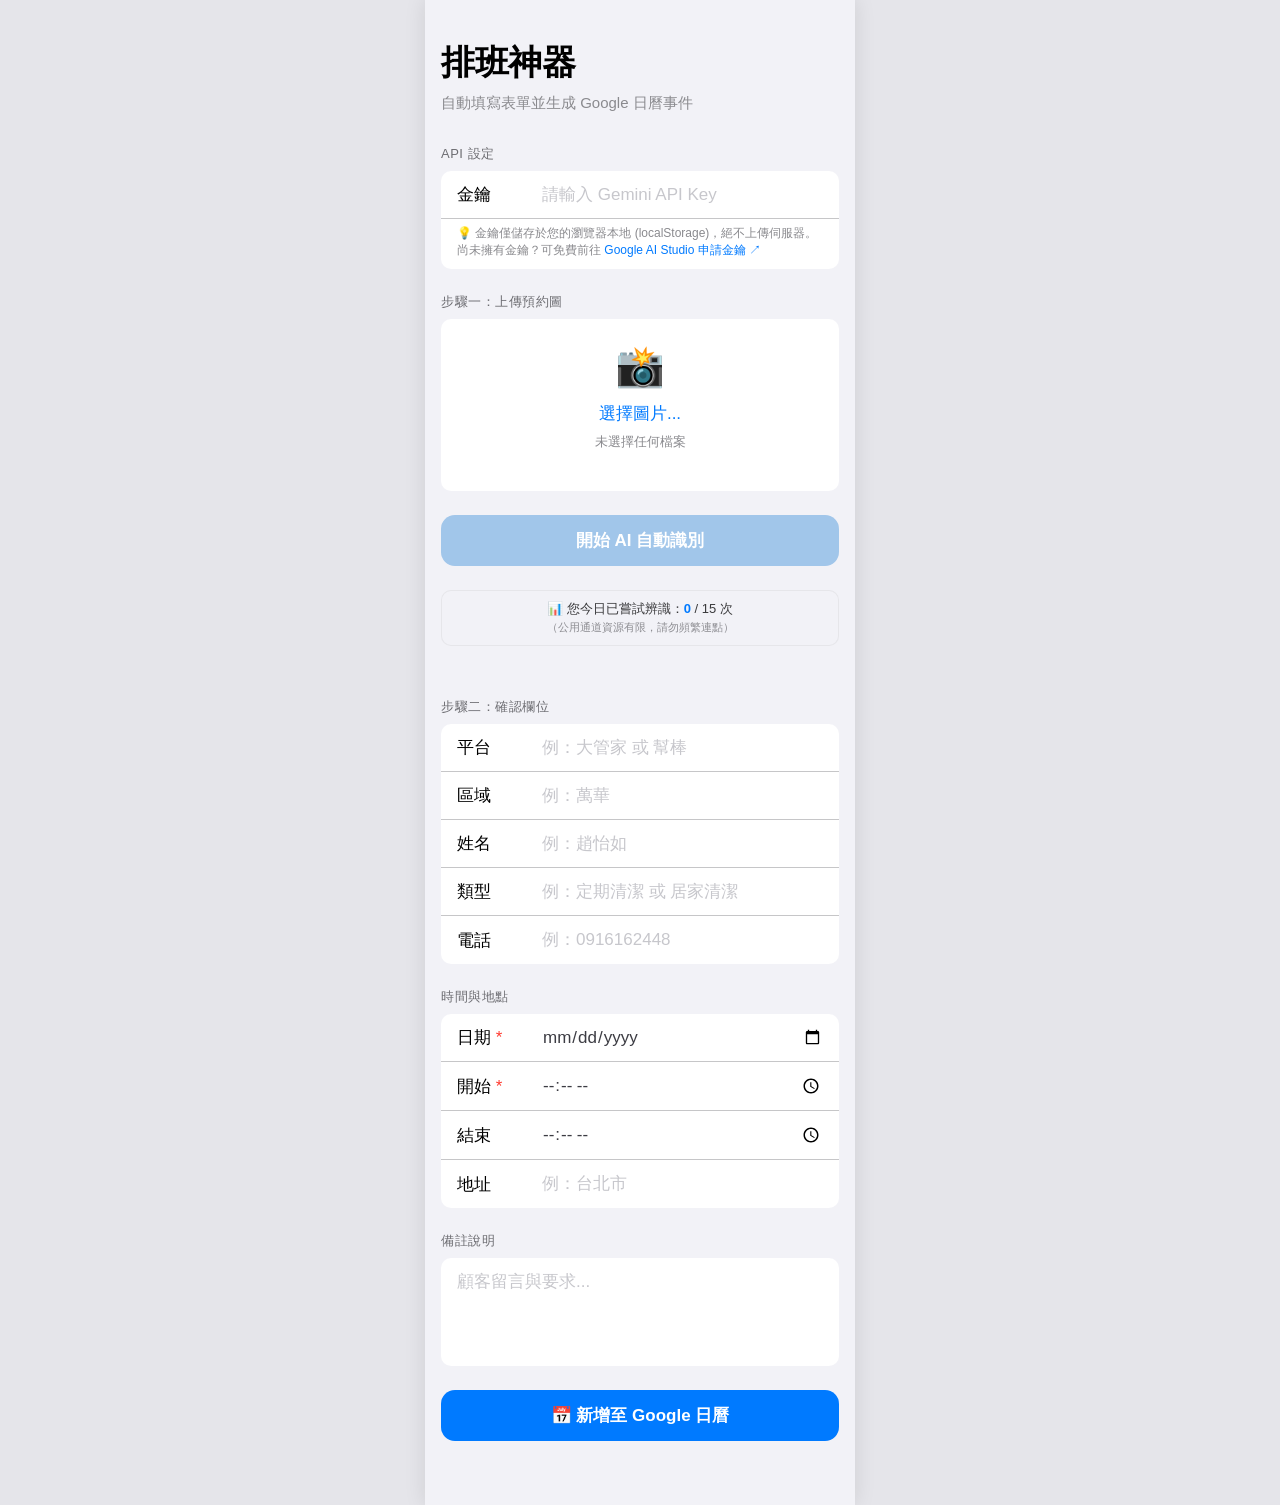
<file: index.html>
<!DOCTYPE html>
<html lang="zh-TW">
<head>
  <meta charset="UTF-8">
  <meta name="viewport" content="width=device-width, initial-scale=1.0, maximum-scale=1.0, user-scalable=no">
  <title>✨ AI 清潔排班神器</title>
  <style>
    :root {
      --system-blue: #007AFF;
      --system-bg: #F2F2F7;
      --card-bg: #FFFFFF;
      --text-primary: #000000;
      --text-secondary: #3C3C43;
      --border-color: #C6C6C8;
      --danger: #FF3B30;
      --success: #34C759;
    }

    * {
      box-sizing: border-box;
      margin: 0;
      padding: 0;
      -webkit-tap-highlight-color: transparent;
    }

    body {
      font-family: -apple-system, BlinkMacSystemFont, "SF Pro Text", "Helvetica Neue", sans-serif;
      background-color: var(--system-bg);
      color: var(--text-primary);
      -webkit-font-smoothing: antialiased;
    }

    .app-container {
      width: 100%;
      max-width: 100vw;
      margin: 0 auto;
      padding-bottom: 40px;
      overflow-x: hidden;
    }

    /* 在桌機或平板上顯示時，限制成手機大小置中 */
    @media (min-width: 480px) {
      .app-container {
        max-width: 430px; /* iPhone Pro Max 的寬度 */
        min-height: 100vh;
        background: var(--system-bg);
        box-shadow: 0 0 20px rgba(0,0,0,0.1);
      }
      body {
        background-color: #E5E5EA;
        display: flex;
        justify-content: center;
      }
    }

    .ios-header {
      padding: 40px 16px 8px 16px;
    }

    .ios-header h1 {
      font-size: 34px;
      font-weight: 700;
      letter-spacing: -0.4px;
      margin-bottom: 8px;
    }

    .ios-header p {
      font-size: 15px;
      color: #8A8A8E;
    }

    .section-title {
      font-size: 13px;
      text-transform: uppercase;
      color: #6D6D72;
      margin: 24px 16px 8px 16px;
      font-weight: 400;
      letter-spacing: 0.5px;
    }

    .ios-group {
      background: var(--card-bg);
      border-radius: 10px;
      margin: 0 16px;
      overflow: hidden;
    }

    .ios-row {
      display: flex;
      align-items: center;
      padding: 12px 16px;
      border-bottom: 0.5px solid var(--border-color);
      min-height: 48px;
      position: relative;
    }

    .ios-row:last-child {
      border-bottom: none;
    }

    .ios-row.column-layout {
      flex-direction: column;
      align-items: flex-start;
      padding: 12px 16px 16px 16px;
    }

    .ios-row.column-layout .ios-label {
      margin-bottom: 8px;
      width: 100%;
    }

    .ios-row.column-layout .ios-input {
      width: 100%;
      padding: 0;
      min-height: 80px;
      resize: none;
    }

    .ios-label {
      width: 85px;
      font-size: 17px;
      color: var(--text-primary);
      flex-shrink: 0;
    }

    .ios-input {
      flex-grow: 1;
      border: none;
      font-size: 17px;
      color: var(--text-secondary);
      background: transparent;
      outline: none;
      min-width: 0;
      font-family: inherit;
    }

    .ios-input::placeholder {
      color: #C7C7CC;
    }

    input[type="date"], input[type="time"] {
      -webkit-appearance: none;
      appearance: none;
      background: transparent;
    }

    .ios-button {
      display: block;
      width: calc(100% - 32px);
      margin: 24px 16px;
      padding: 14px;
      border-radius: 14px;
      font-size: 17px;
      font-weight: 600;
      text-align: center;
      border: none;
      cursor: pointer;
      transition: opacity 0.2s, transform 0.1s;
    }

    .ios-button:active {
      opacity: 0.7;
      transform: scale(0.98);
    }

    .ios-button-primary {
      background-color: var(--system-blue);
      color: white;
    }

    .ios-button-primary:disabled {
      background-color: #A1C6EA;
      cursor: not-allowed;
    }

    .ios-button-secondary {
      background-color: #E5E5EA;
      color: var(--system-blue);
    }

    .upload-area {
      padding: 24px 16px;
      text-align: center;
      transition: background-color 0.3s;
    }

    .upload-icon {
      font-size: 40px;
      margin-bottom: 12px;
      display: block;
    }

    .custom-file-upload {
      display: inline-block;
      color: var(--system-blue);
      font-size: 17px;
      font-weight: 500;
      cursor: pointer;
    }

    input[type="file"] {
      display: none;
    }

    .image-preview {
      display: flex;
      flex-wrap: wrap;
      gap: 8px;
      padding: 0 16px 16px 16px;
    }

    .image-preview img {
      width: 72px;
      height: 72px;
      object-fit: cover;
      border-radius: 8px;
      border: 0.5px solid var(--border-color);
    }

    .status-message {
      text-align: center;
      font-size: 15px;
      margin: 8px 16px;
      min-height: 20px;
    }

    .status-message.success {
      color: var(--success);
    }

    .status-message.error {
      color: var(--danger);
    }

    .status-message.loading {
      color: var(--system-blue);
    }

    .required {
      color: var(--danger);
    }

    /* Button Spinner */
    @keyframes spin {
      0% { transform: rotate(0deg); }
      100% { transform: rotate(360deg); }
    }
    .btn-spinner {
      display: inline-block;
      width: 14px;
      height: 14px;
      border: 2px solid rgba(255, 255, 255, 0.35);
      border-radius: 50%;
      border-top-color: #ffffff;
      animation: spin 0.8s linear infinite;
      vertical-align: middle;
      margin-right: 6px;
    }

    /* Usage Counter Box */
    .usage-badge-box {
      margin: 10px 16px 4px;
      padding: 9px 12px;
      background: #F2F2F7;
      border: 1px solid rgba(0, 0, 0, 0.05);
      border-radius: 10px;
      text-align: center;
      font-size: 13px;
      color: #3A3A3C;
      line-height: 1.45;
    }
    .usage-badge-box strong {
      color: var(--system-blue);
      font-weight: 700;
    }
    .usage-subtext {
      display: block;
      margin-top: 2px;
      font-size: 11px;
      color: #8E8E93;
    }

    /* 429 Modal */
    .custom-modal-overlay {
      position: fixed;
      top: 0;
      left: 0;
      width: 100vw;
      height: 100vh;
      background: rgba(0, 0, 0, 0.45);
      backdrop-filter: blur(5px);
      -webkit-backdrop-filter: blur(5px);
      display: flex;
      align-items: center;
      justify-content: center;
      z-index: 9999;
      padding: 20px;
      box-sizing: border-box;
      animation: fadeIn 0.25s ease-out;
    }
    .custom-modal-box {
      background: #ffffff;
      width: 100%;
      max-width: 380px;
      border-radius: 20px;
      padding: 24px 20px;
      box-shadow: 0 20px 40px rgba(0, 0, 0, 0.25);
      text-align: center;
      box-sizing: border-box;
      animation: popIn 0.25s cubic-bezier(0.175, 0.885, 0.32, 1.275);
    }
    @keyframes fadeIn {
      from { opacity: 0; }
      to { opacity: 1; }
    }
    @keyframes popIn {
      from { transform: scale(0.9); opacity: 0; }
      to { transform: scale(1); opacity: 1; }
    }
    .modal-icon {
      font-size: 42px;
      margin-bottom: 8px;
    }
    .modal-title {
      margin: 0 0 10px;
      font-size: 18px;
      font-weight: 700;
      color: #1C1C1E;
    }
    .modal-content {
      margin: 0 0 20px;
      font-size: 14px;
      line-height: 1.6;
      color: #3A3A3C;
      text-align: left;
    }
    .modal-actions {
      display: flex;
      flex-direction: column;
      gap: 10px;
    }
    .modal-btn {
      width: 100%;
      padding: 12px;
      border-radius: 12px;
      font-size: 15px;
      font-weight: 600;
      border: none;
      cursor: pointer;
      transition: opacity 0.2s, transform 0.1s;
    }
    .modal-btn:active {
      transform: scale(0.98);
      opacity: 0.85;
    }
    .modal-btn-primary {
      background: var(--system-blue);
      color: #ffffff;
    }
    .modal-btn-secondary {
      background: #F2F2F7;
      color: #8E8E93;
    }
    .highlight-pulse {
      animation: highlightPulse 2s ease-out;
    }
    @keyframes highlightPulse {
      0% { box-shadow: 0 0 0 0 rgba(0, 122, 255, 0.8); }
      50% { box-shadow: 0 0 0 10px rgba(0, 122, 255, 0.3); }
      100% { box-shadow: 0 0 0 0 rgba(0, 122, 255, 0); }
    }
  </style>
</head>
<body>
  <div class="app-container">
    <div class="ios-header">
      <h1>排班神器</h1>
      <p>自動填寫表單並生成 Google 日曆事件</p>
    </div>

    <div class="section-title">API 設定</div>
    <div class="ios-group">
      <div class="ios-row">
        <label class="ios-label" for="apiKey">金鑰</label>
        <input type="password" id="apiKey" class="ios-input" placeholder="請輸入 Gemini API Key">
      </div>
      <div style="padding: 6px 16px 10px; font-size: 12px; color: #8A8A8E; line-height: 1.4;">
        💡 金鑰僅儲存於您的瀏覽器本地 (localStorage)，絕不上傳伺服器。<br>
        尚未擁有金鑰？可免費前往 <a href="https://aistudio.google.com/app/apikey" target="_blank" rel="noopener noreferrer" style="color: #007AFF; text-decoration: none; font-weight: 500;">Google AI Studio 申請金鑰 ↗</a>
      </div>
    </div>

    <div class="section-title">步驟一：上傳預約圖</div>
    <div class="ios-group" id="dropZone">
      <div class="upload-area">
        <span class="upload-icon">📸</span>
        <label for="fileInput" class="custom-file-upload">選擇圖片...</label>
        <input type="file" id="fileInput" multiple accept="image/*">
        <p id="fileCount" style="margin-top: 8px; font-size: 13px; color: #8A8A8E;">未選擇任何檔案</p>
      </div>
      <div id="imagePreview" class="image-preview"></div>
    </div>

    <button id="aiButton" class="ios-button ios-button-primary" disabled>
      開始 AI 自動識別
    </button>

    <div id="usageNoticeBox" class="usage-badge-box">
      📊 您今日已嘗試辨識：<strong id="usageCountDisplay">0</strong> / 15 次
      <span class="usage-subtext">（公用通道資源有限，請勿頻繁連點）</span>
    </div>

    <p id="statusMessage" class="status-message"></p>

    <div class="section-title">步驟二：確認欄位</div>
    <div class="ios-group">
      <div class="ios-row">
        <label class="ios-label" for="platform">平台</label>
        <input type="text" id="platform" class="ios-input" placeholder="例：大管家 或 幫棒">
      </div>
      <div class="ios-row">
        <label class="ios-label" for="region">區域</label>
        <input type="text" id="region" class="ios-input" placeholder="例：萬華">
      </div>
      <div class="ios-row">
        <label class="ios-label" for="customerName">姓名</label>
        <input type="text" id="customerName" class="ios-input" placeholder="例：趙怡如">
      </div>
      <div class="ios-row">
        <label class="ios-label" for="serviceType">類型</label>
        <input type="text" id="serviceType" class="ios-input" placeholder="例：定期清潔 或 居家清潔">
      </div>
      <div class="ios-row">
        <label class="ios-label" for="customerPhone">電話</label>
        <input type="tel" id="customerPhone" class="ios-input" placeholder="例：0916162448">
      </div>
    </div>

    <div class="section-title">時間與地點</div>
    <div class="ios-group">
      <div class="ios-row">
        <label class="ios-label" for="cleaningDate">日期 <span class="required">*</span></label>
        <input type="date" id="cleaningDate" class="ios-input">
      </div>
      <div class="ios-row">
        <label class="ios-label" for="startTime">開始 <span class="required">*</span></label>
        <input type="time" id="startTime" class="ios-input">
      </div>
      <div class="ios-row">
        <label class="ios-label" for="endTime">結束</label>
        <input type="time" id="endTime" class="ios-input">
      </div>
      <div class="ios-row">
        <label class="ios-label" for="cleaningAddress">地址</label>
        <input type="text" id="cleaningAddress" class="ios-input" placeholder="例：台北市">
      </div>
    </div>

    <div class="section-title">備註說明</div>
    <div class="ios-group">
      <div class="ios-row column-layout">
        <textarea id="notes" class="ios-input" placeholder="顧客留言與要求..."></textarea>
      </div>
    </div>

    <button id="calendarButton" class="ios-button ios-button-primary">
      📅 新增至 Google 日曆
    </button>
  </div>

  <script>
    let GoogleGenerativeAI;

    const apiKeyInput = document.getElementById('apiKey');
    const fileInput = document.getElementById('fileInput');
    const fileCount = document.getElementById('fileCount');
    const imagePreview = document.getElementById('imagePreview');
    const aiButton = document.getElementById('aiButton');
    const statusMessage = document.getElementById('statusMessage');
    const calendarButton = document.getElementById('calendarButton');

    // Load API key from local storage
    const savedApiKey = localStorage.getItem('geminiApiKey');
    if (savedApiKey) {
      apiKeyInput.value = savedApiKey;
    }

    const saveApiKey = () => {
      const val = apiKeyInput.value.trim();
      if (val) {
        localStorage.setItem('geminiApiKey', val);
      } else {
        localStorage.removeItem('geminiApiKey');
      }
    };
    apiKeyInput.addEventListener('input', saveApiKey);
    apiKeyInput.addEventListener('change', saveApiKey);

    // === 1. 按鈕冷卻鎖定管理 ===
    let isCooldownActive = false;
    const DEFAULT_AI_BTN_TEXT = '開始 AI 自動識別';

    function startCooldown(seconds = 10) {
      isCooldownActive = true;
      let remaining = seconds;
      aiButton.disabled = true;
      aiButton.textContent = `⏳ 請稍候 (${remaining}秒)...`;

      const timer = setInterval(() => {
        remaining--;
        if (remaining > 0) {
          aiButton.textContent = `⏳ 請稍候 (${remaining}秒)...`;
        } else {
          clearInterval(timer);
          isCooldownActive = false;
          aiButton.textContent = DEFAULT_AI_BTN_TEXT;
          aiButton.disabled = uploadedFiles.length === 0;
        }
      }, 1000);
    }

    // === 2. 個人當天使用次數統計 (跨日自動歸零) ===
    function getLocalDateString() {
      const d = new Date();
      const year = d.getFullYear();
      const month = String(d.getMonth() + 1).padStart(2, '0');
      const day = String(d.getDate()).padStart(2, '0');
      return `${year}-${month}-${day}`;
    }

    function getDailyUsage() {
      const today = getLocalDateString();
      const savedDate = localStorage.getItem('ai_cleaner_usage_date');
      if (savedDate !== today) {
        localStorage.setItem('ai_cleaner_usage_date', today);
        localStorage.setItem('ai_cleaner_usage_count', '0');
        return 0;
      }
      const count = parseInt(localStorage.getItem('ai_cleaner_usage_count') || '0', 10);
      return isNaN(count) ? 0 : count;
    }

    function updateUsageDisplay(count) {
      const el = document.getElementById('usageCountDisplay');
      if (el) {
        el.textContent = count;
      }
    }

    function incrementDailyUsage() {
      const today = getLocalDateString();
      const current = getDailyUsage();
      const next = current + 1;
      localStorage.setItem('ai_cleaner_usage_date', today);
      localStorage.setItem('ai_cleaner_usage_count', String(next));
      updateUsageDisplay(next);
      return next;
    }

    // === 3. 429 塞車引導 Modal ===
    function show429Modal() {
      const modal = document.getElementById('modal429');
      if (modal) {
        modal.style.display = 'flex';
      } else {
        alert(
          '【目前公用通道伺服器過載塞車中！】\n\n' +
          '請您耐心等待 1 分鐘後再試。\n\n' +
          '或者，強烈建議您點擊網頁上方的『API 設定』，輸入您個人專屬的免費金鑰，即可享受完全流暢、不塞車的辨識體驗！'
        );
      }
    }

    function init429Modal() {
      const modal = document.getElementById('modal429');
      const btnGoToApiKey = document.getElementById('btnGoToApiKey');
      const btnClose = document.getElementById('btnClose429Modal');

      if (btnClose) {
        btnClose.addEventListener('click', () => {
          if (modal) modal.style.display = 'none';
        });
      }

      if (btnGoToApiKey) {
        btnGoToApiKey.addEventListener('click', () => {
          if (modal) modal.style.display = 'none';
          const input = document.getElementById('apiKey');
          if (input) {
            input.scrollIntoView({ behavior: 'smooth', block: 'center' });
            setTimeout(() => {
              input.focus();
              const group = input.closest('.ios-group') || input;
              group.classList.remove('highlight-pulse');
              void group.offsetWidth;
              group.classList.add('highlight-pulse');
            }, 300);
          }
        });
      }

      if (modal) {
        modal.addEventListener('click', (e) => {
          if (e.target === modal) {
            modal.style.display = 'none';
          }
        });
      }
    }

    // 初始化當日次數與彈窗
    updateUsageDisplay(getDailyUsage());
    init429Modal();

    let uploadedFiles = [];

    const handleFiles = (files) => {
      uploadedFiles = Array.from(files).filter(file => {
        return file.type.startsWith('image/') || 
               file.name.match(/\.(jpg|jpeg|png|gif|webp|heic|heif)$/i) ||
               file.type === '';
      });
      if (uploadedFiles.length > 0) {
        fileCount.textContent = `已選擇 ${uploadedFiles.length} 個檔案`;
        if (!isCooldownActive) {
          aiButton.disabled = false;
        }
        renderPreviews(uploadedFiles);
        statusMessage.textContent = '準備就緒，您可以點擊按鈕開始！';
        statusMessage.className = 'status-message loading';
        
        // Auto-trigger AI if API key is present and not in cooldown
        if (!isCooldownActive && apiKeyInput.value.trim()) {
           statusMessage.textContent = '偵測到圖片與 API Key，自動開始 AI 識別...';
           aiButton.click();
        }
      } else {
        fileCount.textContent = '未選擇任何檔案';
        aiButton.disabled = true;
        imagePreview.innerHTML = '';
      }
    };

    fileInput.addEventListener('change', (e) => {
      handleFiles(e.target.files);
    });

    // Drag and Drop support
    const dropZone = document.getElementById('dropZone');
    
    dropZone.addEventListener('dragover', (e) => {
      e.preventDefault();
      dropZone.style.backgroundColor = '#E5E5EA';
    });

    dropZone.addEventListener('dragleave', (e) => {
      e.preventDefault();
      dropZone.style.backgroundColor = 'transparent';
    });

    dropZone.addEventListener('drop', (e) => {
      e.preventDefault();
      dropZone.style.backgroundColor = 'transparent';
      handleFiles(e.dataTransfer.files);
    });

    function renderPreviews(files) {
      imagePreview.innerHTML = '';
      files.forEach(file => {
        const reader = new FileReader();
        reader.onload = (e) => {
          const img = document.createElement('img');
          img.src = e.target.result;
          imagePreview.appendChild(img);
        };
        reader.readAsDataURL(file);
      });
    }

    async function fileToGenerativePart(file) {
      return new Promise((resolve) => {
        const reader = new FileReader();
        reader.onloadend = () => {
          const base64Data = reader.result.split(',')[1];
          
          let mimeType = file.type;
          if (!mimeType) {
            const ext = file.name.split('.').pop().toLowerCase();
            if (ext === 'heic') mimeType = 'image/heic';
            else if (ext === 'heif') mimeType = 'image/heif';
            else if (ext === 'png') mimeType = 'image/png';
            else if (ext === 'webp') mimeType = 'image/webp';
            else mimeType = 'image/jpeg';
          }

          resolve({
            inlineData: {
              data: base64Data,
              mimeType: mimeType
            }
          });
        };
        reader.readAsDataURL(file);
      });
    }

    function simplifyServiceType(serviceType) {
      if (!serviceType) return '居家清潔';
      let s = serviceType.trim();

      if (s.includes('幫棒居家-居家清掃') || s.includes('居家清掃')) {
        s = s.replace(/幫棒居家-居家清掃/g, '居家清潔').replace(/居家清掃/g, '居家清潔');
      }
      if (s.includes('幫棒居家-小套房清潔')) {
        s = s.replace(/幫棒居家-小套房清潔/g, '小套房清潔');
      }
      if (s.includes('辦公室清潔-辦公室清潔')) {
        s = s.replace(/辦公室清潔-辦公室清潔/g, '辦公室清潔');
      }

      s = s.replace(/幫棒/g, '').trim();

      if (s.includes('-')) {
        const parts = s.split('-').map(p => p.trim()).filter(Boolean);
        if (parts.length === 2 && parts[0] === parts[1]) {
          s = parts[0];
        } else if (parts.length >= 2 && parts[0] === '居家' && parts[1] === '居家清潔') {
          s = '居家清潔';
        }
      }

      s = s.replace(/^[-_\s]+/, '').trim();
      return s || '居家清潔';
    }

    aiButton.addEventListener('click', async () => {
      if (isCooldownActive) return;

      const apiKey = apiKeyInput.value.trim();
      if (!apiKey) {
        statusMessage.textContent = '⚠️ 請先輸入 Gemini API Key 才能開始識別！';
        statusMessage.className = 'status-message error';
        apiKeyInput.focus();
        const goToAiStudio = confirm(
          '【尚未設定 Gemini API Key】\n\n' +
          '本工具為純前端運作，為保障您的資料與金鑰安全，所有辨識皆需使用您個人的 API Key。\n' +
          '金鑰僅會儲存在您的瀏覽器本機 (localStorage)，絕不上傳伺服器。\n\n' +
          '請問是否立即前往 Google AI Studio 免費申請 API Key？\n（申請後複製貼入上方金鑰欄位即可使用）'
        );
        if (goToAiStudio) {
          window.open('https://aistudio.google.com/app/apikey', '_blank');
        }
        return;
      }

      // 確保金鑰已儲存至瀏覽器本地
      localStorage.setItem('geminiApiKey', apiKey);

      // 記錄當日辨識嘗試次數
      incrementDailyUsage();

      try {
        aiButton.disabled = true;
        aiButton.innerHTML = '<span class="btn-spinner"></span>AI 辨識中，請稍候...';
        statusMessage.textContent = '正在分析圖片，請稍候...';
        statusMessage.className = 'status-message loading';

        if (!GoogleGenerativeAI) {
          const importWithTimeout = (url, timeoutMs = 4000) => {
            return Promise.race([
              import(url),
              new Promise((_, reject) => setTimeout(() => reject(new Error("Timeout")), timeoutMs))
            ]);
          };

          try {
            const module = await importWithTimeout("https://esm.run/@google/generative-ai");
            GoogleGenerativeAI = module.GoogleGenerativeAI;
          } catch (importErr) {
            console.warn("esm.run failed, trying jsdelivr npm cdn...", importErr);
            try {
              const module = await importWithTimeout("https://cdn.jsdelivr.net/npm/@google/generative-ai/+esm");
              GoogleGenerativeAI = module.GoogleGenerativeAI;
            } catch (importErr2) {
              console.warn("jsdelivr npm failed, trying esm.sh...", importErr2);
              try {
                const module = await importWithTimeout("https://esm.sh/@google/generative-ai");
                GoogleGenerativeAI = module.GoogleGenerativeAI;
              } catch (importErr3) {
                console.error("All CDNs failed to load generative-ai", importErr3);
              }
            }
          }
        }
        
        if (!GoogleGenerativeAI) {
           throw new Error("無法加載 AI 模型模組，請檢查您的網路連線或稍後再試。");
        }

        const genAI = new GoogleGenerativeAI(apiKey);
        
        const targetModelName = "gemini-3.1-flash-lite";
        statusMessage.textContent = `正在使用 ${targetModelName} 分析圖片...`;
        const model = genAI.getGenerativeModel({ model: targetModelName }); 

        const imageParts = await Promise.all(uploadedFiles.map(fileToGenerativePart));

        const prompt = `
          這是一張或多張清潔預約的訂單或對話截圖。請幫我萃取以下資訊，並嚴格使用 JSON 格式輸出，不要有任何 Markdown 前綴。
          若找不到對應資訊則保留空白字串或預設格式。
          {
            "platform": "平台名稱 (嚴格判斷規則：1. 若圖片上方中間出現『工單明細』，請務必填入『大管家』；2. 若圖片中出現『幫棒』或『bounbang』字樣，請填入『幫棒』；3. 若皆無標示，請填入『平台』或其它識別到的平台名稱。請注意：填入的名稱不要包含中括號『【』或『】』)",
            "region": "區域 (例如：萬華、中山、信義)",
            "customerName": "客戶姓名 (例如：趙怡如、陳先生、王儷縉)",
            "serviceType": "清潔類型 (請從圖片文字中萃取並進行簡化與去重：若為『幫棒居家-居家清掃』請簡化為『居家清潔』；若為『幫棒居家-小套房清潔』請簡化為『小套房清潔』；若為『辦公室清潔-辦公室清潔』請簡化為『辦公室清潔』。若圖片中完全未標示任何清潔類型，請預設填入『居家清潔』。注意：務必將『幫棒』二字與重覆詞彙去除)",
            "cleaningDate": "清潔日期 (請轉換為 YYYY-MM-DD 格式，例如：2026-11-09)",
            "startTime": "開始時間 (請務必轉換為 24 小時制 HH:mm 格式。若原圖為下午、PM 或 1:00，請轉為 13:00，例如：08:00、13:00)",
            "endTime": "結束時間 (請務必轉換為 24 小時制 HH:mm 格式。若原圖為下午、PM 或 5:00，請轉為 17:00，例如：12:00、17:00。特別規則：若為『幫棒』平台且出現『小套房清潔』，若圖片中沒有寫到結束時間，請留空字串『』或填入開始時間+2小時)",
            "customerPhone": "客戶電話",
            "cleaningAddress": "清潔地址",
            "totalAmount": "每單總收入/金額 (特別說明：僅當圖片中出現『幫棒』或『bounbang』字樣時擷取金額，例如：1199元；若為大管家/工單明細請留空白『』)",
            "notes": "備註或要求（嚴格金額規定：只要圖片上方中間出現『工單明細』或為『大管家』，無論圖片中是否有顯示『原價』、『特價』或任何金額數字，絕對『不要擷取』金額，備註中『絕對不可出現任何金額與總收入』！只有『幫棒』(有幫棒/bounbang字樣)的圖片才要在備註最前面標明『總收入：XXXX元』。接著請將「完整地址」擷取並放在備註中，然後完整擷取並保留『客服留言』與『客人端留言』的所有細節。請注意：不要擷取「服務前一天，務必電聯或簡訊提醒客戶」及「若臨時無法服務，請盡速告知客服」這兩段文字）"
          }
        `;

        const result = await model.generateContent([prompt, ...imageParts]);
        const response = await result.response;
        let text = response.text();
        
        // Clean JSON text
        text = text.replace(/\`\`\`json/g, '').replace(/\`\`\`/g, '').trim();
        const data = JSON.parse(text);

        // Fill Form
        let pName = data.platform ? data.platform.replace(/[【】]/g, '').trim() : '平台';
        if (text.includes('工單明細') || pName.includes('大管家')) {
          pName = '大管家';
        } else if (text.includes('幫棒') || (data.serviceType && data.serviceType.includes('幫棒')) || pName.includes('幫棒') || text.toLowerCase().includes('bounbang')) {
          pName = '幫棒';
        }
        if (pName === '大管家平台') pName = '大管家';
        if (pName === '幫棒平台') pName = '幫棒';
        document.getElementById('platform').value = pName;

        if(data.region) document.getElementById('region').value = data.region;
        if(data.customerName) document.getElementById('customerName').value = data.customerName;
        document.getElementById('serviceType').value = simplifyServiceType(data.serviceType);

        if(data.cleaningDate) {
          const dMatch = data.cleaningDate.match(/(\d{4})[-/.\s年]?(\d{1,2})[-/.\s月]?(\d{1,2})/);
          if (dMatch) {
            document.getElementById('cleaningDate').value = `${dMatch[1]}-${dMatch[2].padStart(2, '0')}-${dMatch[3].padStart(2, '0')}`;
          } else {
            document.getElementById('cleaningDate').value = data.cleaningDate;
          }
        }
        let parsedStartTime = '';
        if(data.startTime) {
          const tMatch = data.startTime.match(/(\d{1,2}):(\d{2})/);
          if (tMatch) {
            parsedStartTime = `${tMatch[1].padStart(2, '0')}:${tMatch[2]}`;
          } else {
            parsedStartTime = data.startTime;
          }
          document.getElementById('startTime').value = parsedStartTime;
        }

        let parsedEndTime = '';
        if(data.endTime) {
          const tMatch = data.endTime.match(/(\d{1,2}):(\d{2})/);
          if (tMatch) {
            parsedEndTime = `${tMatch[1].padStart(2, '0')}:${tMatch[2]}`;
          } else {
            parsedEndTime = data.endTime;
          }
        }

        const simplifiedType = document.getElementById('serviceType').value || '';
        const isBounbang = (pName === '幫棒' || pName === '幫棒平台' || text.includes('幫棒') || text.toLowerCase().includes('bounbang'));
        const isSmallSuite = (simplifiedType.includes('小套房清潔') || text.includes('小套房清潔'));
        if (isBounbang && isSmallSuite && (!parsedEndTime || parsedEndTime === parsedStartTime) && parsedStartTime) {
          const tMatch = parsedStartTime.match(/(\d{1,2}):(\d{2})/);
          if (tMatch) {
            let totalMins = parseInt(tMatch[1], 10) * 60 + parseInt(tMatch[2], 10) + 120;
            totalMins = ((totalMins % 1440) + 1440) % 1440;
            parsedEndTime = `${String(Math.floor(totalMins / 60)).padStart(2, '0')}:${String(totalMins % 60).padStart(2, '0')}`;
          }
        }
        document.getElementById('endTime').value = parsedEndTime;
        if(data.customerPhone) document.getElementById('customerPhone').value = data.customerPhone;
        if(data.cleaningAddress) document.getElementById('cleaningAddress').value = data.cleaningAddress;

        // Handle Total Amount for 幫棒
        let amt = data.totalAmount || '';
        if (pName === '幫棒' || pName === '幫棒平台' || text.includes('幫棒') || text.toLowerCase().includes('bounbang')) {
          if (!amt && data.notes) {
            const match = data.notes.match(/總收入[:：]?\s*([\$\d,]+元?)/);
            if (match) amt = match[1];
          }
          if (amt && !amt.includes('元') && /^\d+$/.test(amt.trim())) {
            amt += '元';
          }
        }

        let notesVal = data.notes || '';
        if (pName === '大管家' || pName === '大管家平台' || text.includes('工單明細')) {
          notesVal = notesVal
            .replace(/總收入[:：]?\s*[\$\d,]+元?/g, '')
            .replace(/原價[:：]?\s*[\$\d,]+元?/g, '')
            .replace(/特價[:：]?\s*[\$\d,]+元?/g, '')
            .replace(/D\s*:\s*\d+小時.*?(元|$)/g, '')
            .replace(/[\$\d,]+元/g, '')
            .trim();
        } else if (pName === '幫棒' || pName === '幫棒平台' || text.includes('幫棒') || text.toLowerCase().includes('bounbang')) {
          if (amt) {
            notesVal = notesVal.replace(/總收入[:：]?\s*[\$\d,]+元?\n?/g, '').trim();
            notesVal = `總收入：${amt}\n${notesVal}`.trim();
          }
        }
        document.getElementById('notes').value = notesVal;

        statusMessage.textContent = '✅ AI 識別成功，已自動填表！';
        statusMessage.className = 'status-message success';

      } catch (error) {
        console.error('Error:', error);
        const errStr = (error?.message || '') + ' ' + (error?.toString() || '');
        const is429 = error?.status === 429 || 
                      errStr.includes('429') || 
                      errStr.includes('RESOURCE_EXHAUSTED') || 
                      errStr.includes('quota') || 
                      errStr.includes('Too Many Requests');

        if (is429) {
          statusMessage.textContent = '⚠️ 公用通道伺服器過載塞車中 (429)，請稍候再試或輸入個人金鑰';
          statusMessage.className = 'status-message error';
          show429Modal();
        } else {
          statusMessage.textContent = '❌ 識別失敗：' + error.message;
          statusMessage.className = 'status-message error';
        }
      } finally {
        startCooldown(10);
      }
    });

    function parseDateString(rawDate) {
      if (!rawDate) return '';
      const match = rawDate.match(/(\d{4})[-/.\s年]?(\d{1,2})[-/.\s月]?(\d{1,2})/);
      if (match) {
        const y = match[1];
        const m = match[2].padStart(2, '0');
        const d = match[3].padStart(2, '0');
        return `${y}${m}${d}`;
      }
      return rawDate.replace(/\D/g, '');
    }

    function parseTimeString(rawTime) {
      if (!rawTime) return '';
      const match = rawTime.match(/(\d{1,2}):(\d{2})(?::(\d{2}))?/);
      if (match) {
        const hh = match[1].padStart(2, '0');
        const mm = match[2];
        const ss = match[3] ? match[3].padStart(2, '0') : '00';
        return `${hh}${mm}${ss}`;
      }
      return '';
    }

    calendarButton.addEventListener('click', () => {
      let platform = (document.getElementById('platform').value || '平台').replace(/[【】]/g, '').trim();
      if (platform === '大管家平台') platform = '大管家';
      if (platform === '幫棒平台') platform = '幫棒';
      const region = document.getElementById('region').value || '';
      let serviceType = simplifyServiceType(document.getElementById('serviceType').value || '居家清潔');
      const customerName = document.getElementById('customerName').value || '';
      const customerPhone = document.getElementById('customerPhone').value || '';
      
      const title = `【${platform}】${region} | ${serviceType} | ${customerName} | ${customerPhone}`;
      
      const rawDate = document.getElementById('cleaningDate').value;
      const rawStart = document.getElementById('startTime').value;
      const rawEnd = document.getElementById('endTime').value;

      if (!rawDate || !rawStart || !rawEnd) {
        alert('請確保「日期」、「開始時間」與「結束時間」已填寫！');
        return;
      }

      const startDate = parseDateString(rawDate);
      const startTime = parseTimeString(rawStart);
      const endTime = parseTimeString(rawEnd);

      if (startDate.length !== 8 || startTime.length !== 6 || endTime.length !== 6) {
        alert('日期或時間格式有誤，請確認格式（例如：2026/11/09 的 13:00 至 17:00）');
        return;
      }

      let endDate = startDate;
      if (parseInt(startTime, 10) > parseInt(endTime, 10)) {
        const y = parseInt(startDate.substring(0, 4), 10);
        const m = parseInt(startDate.substring(4, 6), 10) - 1;
        const d = parseInt(startDate.substring(6, 8), 10);
        const nextDay = new Date(y, m, d + 1);
        const nextY = nextDay.getFullYear();
        const nextM = String(nextDay.getMonth() + 1).padStart(2, '0');
        const nextD = String(nextDay.getDate()).padStart(2, '0');
        endDate = `${nextY}${nextM}${nextD}`;
      }

      const dates = `${startDate}T${startTime}/${endDate}T${endTime}`;
      const location = document.getElementById('cleaningAddress').value || '';
      const notes = document.getElementById('notes').value || '';
      const details = customerPhone ? `電話：${customerPhone}\n備註：\n${notes}` : notes;

      const url = `https://calendar.google.com/calendar/render?action=TEMPLATE`
        + `&text=${encodeURIComponent(title)}`
        + `&dates=${dates}`
        + `&details=${encodeURIComponent(details)}`
        + `&location=${encodeURIComponent(location)}`
        + `&ctz=Asia/Taipei`;
      
      window.open(url, '_blank');
    });

  </script>

  <!-- 429 塞車錯誤引導 Modal -->
  <div id="modal429" class="custom-modal-overlay" style="display: none;">
    <div class="custom-modal-box">
      <div class="modal-icon">🚦</div>
      <h3 class="modal-title">伺服器通道過載塞車中</h3>
      <p class="modal-content">
        目前公用通道伺服器過載塞車中！請您耐心等待 1 分鐘後再試。<br><br>
        或者，<strong>強烈建議您點擊網頁上方的『API 設定』，輸入您個人專屬的免費金鑰</strong>，即可享受完全流暢、不塞車的辨識體驗！
      </p>
      <div class="modal-actions">
        <button type="button" class="modal-btn modal-btn-primary" id="btnGoToApiKey">🔑 前往設定個人金鑰</button>
        <button type="button" class="modal-btn modal-btn-secondary" id="btnClose429Modal">我知道了</button>
      </div>
    </div>
  </div>
</body>
</html>
</file>
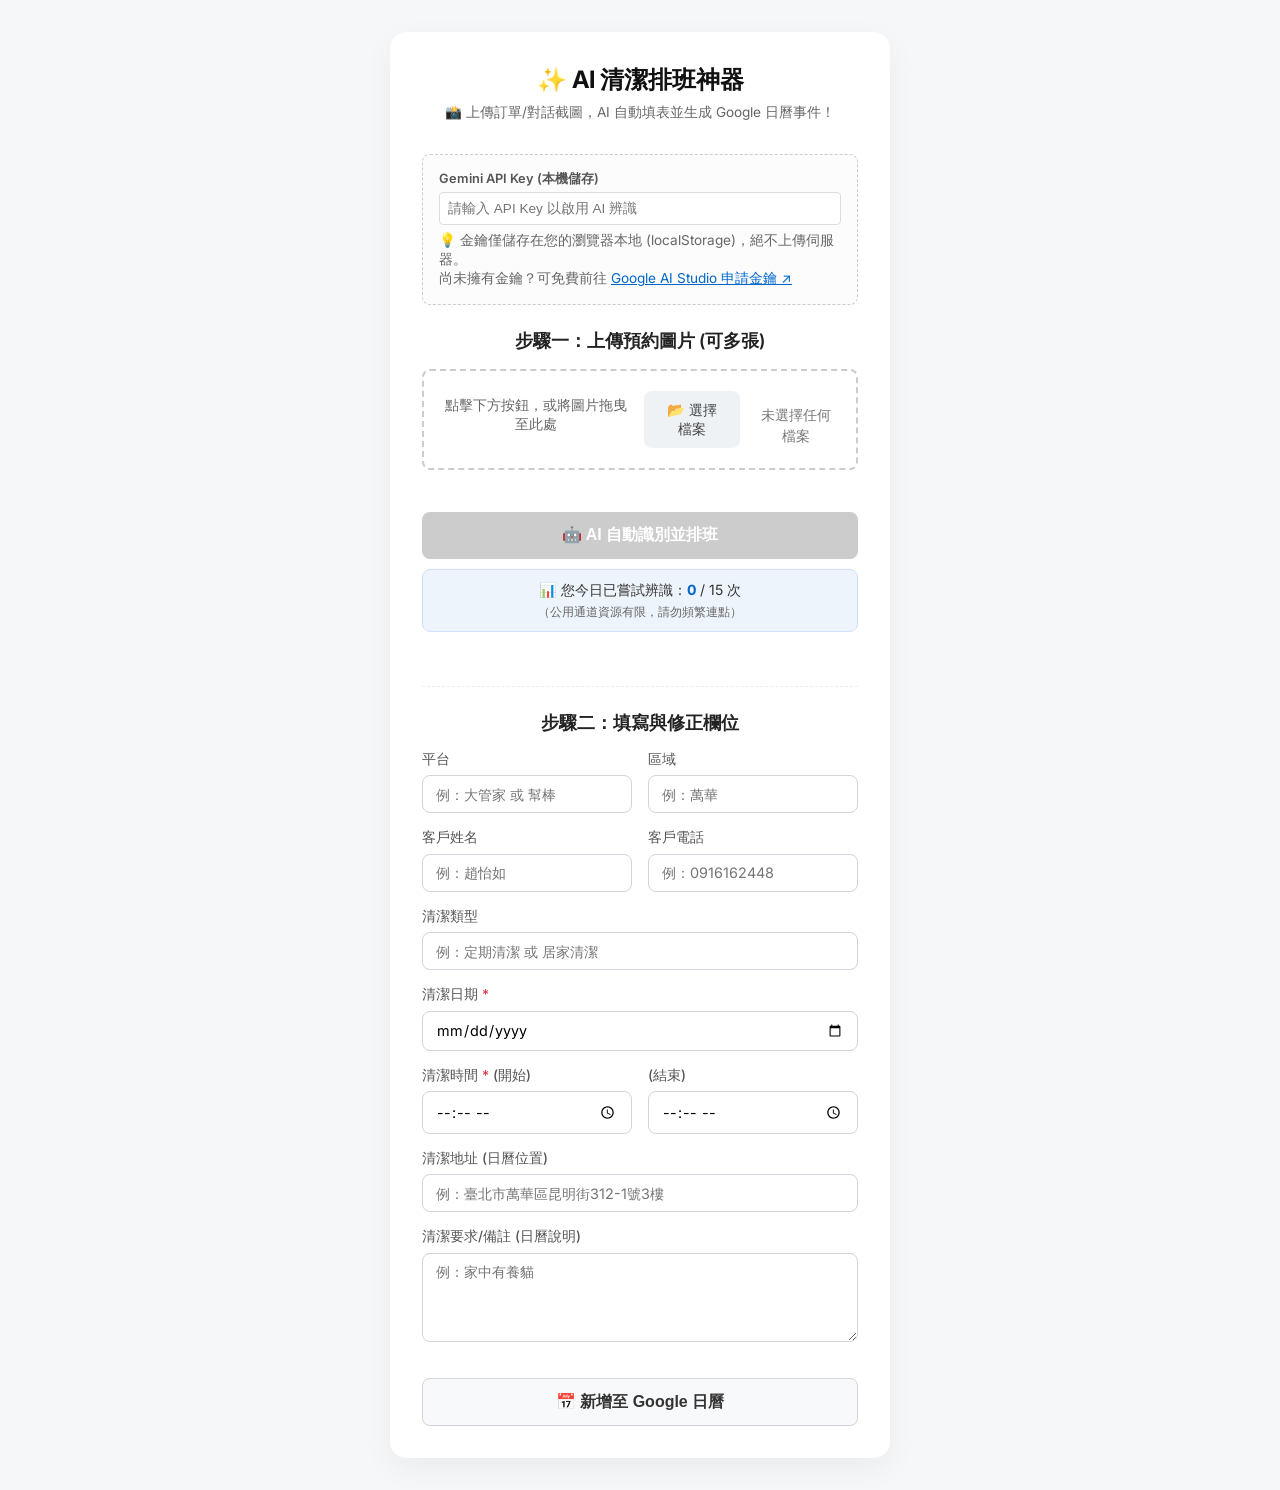
<file: ai-scheduler/index.html>
<!DOCTYPE html>
<html lang="zh-TW">
<head>
  <meta charset="UTF-8">
  <meta name="viewport" content="width=device-width, initial-scale=1.0">
  <title>✨ AI 清潔排班神器</title>
  <link rel="stylesheet" href="style.css">
  <link href="https://fonts.googleapis.com/css2?family=Inter:wght@400;500;600;700&display=swap" rel="stylesheet">
  <style>
    /* Button Spinner */
    @keyframes spin {
      0% { transform: rotate(0deg); }
      100% { transform: rotate(360deg); }
    }
    .btn-spinner {
      display: inline-block;
      width: 14px;
      height: 14px;
      border: 2px solid rgba(255, 255, 255, 0.35);
      border-radius: 50%;
      border-top-color: #ffffff;
      animation: spin 0.8s linear infinite;
      vertical-align: middle;
      margin-right: 6px;
    }

    /* Usage Counter Box */
    .usage-badge-box {
      margin: 10px 0 6px;
      padding: 10px 14px;
      background: #eef4fc;
      border: 1px solid #d0e1f9;
      border-radius: 8px;
      text-align: center;
      font-size: 0.88rem;
      color: #333;
      line-height: 1.45;
    }
    .usage-badge-box strong {
      color: #0066cc;
      font-weight: 700;
    }
    .usage-subtext {
      display: block;
      margin-top: 3px;
      font-size: 0.78rem;
      color: #666;
    }

    /* 429 Modal */
    .custom-modal-overlay {
      position: fixed;
      top: 0;
      left: 0;
      width: 100vw;
      height: 100vh;
      background: rgba(0, 0, 0, 0.5);
      backdrop-filter: blur(5px);
      -webkit-backdrop-filter: blur(5px);
      display: flex;
      align-items: center;
      justify-content: center;
      z-index: 9999;
      padding: 20px;
      box-sizing: border-box;
      animation: fadeIn 0.25s ease-out;
    }
    .custom-modal-box {
      background: #ffffff;
      width: 100%;
      max-width: 400px;
      border-radius: 16px;
      padding: 24px 22px;
      box-shadow: 0 20px 40px rgba(0, 0, 0, 0.2);
      text-align: center;
      box-sizing: border-box;
      animation: popIn 0.25s ease-out;
    }
    @keyframes fadeIn {
      from { opacity: 0; }
      to { opacity: 1; }
    }
    @keyframes popIn {
      from { transform: scale(0.92); opacity: 0; }
      to { transform: scale(1); opacity: 1; }
    }
    .modal-icon {
      font-size: 42px;
      margin-bottom: 8px;
    }
    .modal-title {
      margin: 0 0 10px;
      font-size: 1.2rem;
      font-weight: 700;
      color: #222;
    }
    .modal-content {
      margin: 0 0 20px;
      font-size: 0.92rem;
      line-height: 1.6;
      color: #444;
      text-align: left;
    }
    .modal-actions {
      display: flex;
      flex-direction: column;
      gap: 10px;
    }
    .modal-btn {
      width: 100%;
      padding: 12px;
      border-radius: 8px;
      font-size: 0.95rem;
      font-weight: 600;
      border: none;
      cursor: pointer;
      transition: background 0.2s, opacity 0.2s;
    }
    .modal-btn:active {
      opacity: 0.85;
    }
    .modal-btn-primary {
      background: #0066cc;
      color: #ffffff;
    }
    .modal-btn-secondary {
      background: #f0f0f0;
      color: #666;
    }
    .highlight-pulse {
      animation: highlightPulse 2s ease-out;
    }
    @keyframes highlightPulse {
      0% { box-shadow: 0 0 0 0 rgba(0, 102, 204, 0.8); }
      50% { box-shadow: 0 0 0 10px rgba(0, 102, 204, 0.3); }
      100% { box-shadow: 0 0 0 0 rgba(0, 102, 204, 0); }
    }
  </style>
</head>
<body>
  <div class="container">
    <header>
      <h1>✨ AI 清潔排班神器</h1>
      <p class="subtitle">📸 上傳訂單/對話截圖，AI 自動填表並生成 Google 日曆事件！</p>
    </header>

    <div class="api-key-section">
      <label for="apiKey">Gemini API Key (本機儲存)</label>
      <input type="password" id="apiKey" placeholder="請輸入 API Key 以啟用 AI 辨識" />
      <p style="margin-top: 6px; font-size: 0.85rem; color: #666; line-height: 1.4;">
        💡 金鑰僅儲存在您的瀏覽器本地 (localStorage)，絕不上傳伺服器。<br>
        尚未擁有金鑰？可免費前往 <a href="https://aistudio.google.com/app/apikey" target="_blank" rel="noopener noreferrer" style="color: #0066cc; text-decoration: underline;">Google AI Studio 申請金鑰 ↗</a>
      </p>
    </div>

    <section class="step-section">
      <h2>步驟一：上傳預約圖片 (可多張)</h2>
      <div class="upload-area" id="dropZone" style="border: 2px dashed #ccc; padding: 20px; border-radius: 8px; text-align: center; transition: all 0.3s; width: 100%; box-sizing: border-box;">
        <p style="margin-bottom: 10px; color: #666; font-size: 0.9rem;">點擊下方按鈕，或將圖片拖曳至此處</p>
        <input type="file" id="fileInput" multiple accept="image/*">
        <label for="fileInput" class="custom-file-upload">
          📂 選擇檔案
        </label>
        <div style="margin-top: 10px;">
          <span id="fileCount">未選擇任何檔案</span>
        </div>
      </div>
      <div id="imagePreview" class="image-preview" style="margin-top: 15px;"></div>
      
      <button id="aiButton" class="btn-primary" disabled style="margin-top: 10px;">
        🤖 AI 自動識別並排班
      </button>
      <div id="usageNoticeBox" class="usage-badge-box">
        📊 您今日已嘗試辨識：<strong id="usageCountDisplay">0</strong> / 15 次
        <span class="usage-subtext">（公用通道資源有限，請勿頻繁連點）</span>
      </div>
      <p id="statusMessage" class="status-message"></p>
    </section>

    <section class="step-section form-section">
      <h2>步驟二：填寫與修正欄位</h2>
      
      <div class="form-grid">
        <div class="form-group">
          <label for="platform">平台</label>
          <input type="text" id="platform" placeholder="例：大管家 或 幫棒">
        </div>
        <div class="form-group">
          <label for="region">區域</label>
          <input type="text" id="region" placeholder="例：萬華">
        </div>
      </div>

      <div class="form-grid">
        <div class="form-group">
          <label for="customerName">客戶姓名</label>
          <input type="text" id="customerName" placeholder="例：趙怡如">
        </div>
        <div class="form-group">
          <label for="customerPhone">客戶電話</label>
          <input type="tel" id="customerPhone" placeholder="例：0916162448">
        </div>
      </div>

      <div class="form-group">
        <label for="serviceType">清潔類型</label>
        <input type="text" id="serviceType" placeholder="例：定期清潔 或 居家清潔">
      </div>

      <div class="form-group">
        <label for="cleaningDate">清潔日期 <span class="required">*</span></label>
        <input type="date" id="cleaningDate">
      </div>

      <div class="form-grid">
        <div class="form-group">
          <label for="startTime">清潔時間 <span class="required">*</span> (開始)</label>
          <input type="time" id="startTime">
        </div>
        <div class="form-group">
          <label for="endTime">(結束)</label>
          <input type="time" id="endTime">
        </div>
      </div>

      <div class="form-group">
        <label for="cleaningAddress">清潔地址 (日曆位置)</label>
        <input type="text" id="cleaningAddress" placeholder="例：臺北市萬華區昆明街312-1號3樓">
      </div>

      <div class="form-group">
        <label for="notes">清潔要求/備註 (日曆說明)</label>
        <textarea id="notes" rows="4" placeholder="例：家中有養貓"></textarea>
      </div>

    </section>

    <button id="calendarButton" class="btn-secondary">
      📅 新增至 Google 日曆
    </button>
  </div>

  <script>
    let GoogleGenerativeAI;

    const apiKeyInput = document.getElementById('apiKey');
    const fileInput = document.getElementById('fileInput');
    const fileCount = document.getElementById('fileCount');
    const imagePreview = document.getElementById('imagePreview');
    const aiButton = document.getElementById('aiButton');
    const statusMessage = document.getElementById('statusMessage');
    const calendarButton = document.getElementById('calendarButton');

    // Load API key from local storage
    const savedApiKey = localStorage.getItem('geminiApiKey');
    if (savedApiKey) {
      apiKeyInput.value = savedApiKey;
    }

    const saveApiKey = () => {
      const val = apiKeyInput.value.trim();
      if (val) {
        localStorage.setItem('geminiApiKey', val);
      } else {
        localStorage.removeItem('geminiApiKey');
      }
    };
    apiKeyInput.addEventListener('input', saveApiKey);
    apiKeyInput.addEventListener('change', saveApiKey);

    // === 1. 按鈕冷卻鎖定管理 ===
    let isCooldownActive = false;
    const DEFAULT_AI_BTN_TEXT = '🤖 AI 自動識別並排班';

    function startCooldown(seconds = 10) {
      isCooldownActive = true;
      let remaining = seconds;
      aiButton.disabled = true;
      aiButton.textContent = `⏳ 請稍候 (${remaining}秒)...`;

      const timer = setInterval(() => {
        remaining--;
        if (remaining > 0) {
          aiButton.textContent = `⏳ 請稍候 (${remaining}秒)...`;
        } else {
          clearInterval(timer);
          isCooldownActive = false;
          aiButton.textContent = DEFAULT_AI_BTN_TEXT;
          aiButton.disabled = uploadedFiles.length === 0;
        }
      }, 1000);
    }

    // === 2. 個人當天使用次數統計 (跨日自動歸零) ===
    function getLocalDateString() {
      const d = new Date();
      const year = d.getFullYear();
      const month = String(d.getMonth() + 1).padStart(2, '0');
      const day = String(d.getDate()).padStart(2, '0');
      return `${year}-${month}-${day}`;
    }

    function getDailyUsage() {
      const today = getLocalDateString();
      const savedDate = localStorage.getItem('ai_cleaner_usage_date');
      if (savedDate !== today) {
        localStorage.setItem('ai_cleaner_usage_date', today);
        localStorage.setItem('ai_cleaner_usage_count', '0');
        return 0;
      }
      const count = parseInt(localStorage.getItem('ai_cleaner_usage_count') || '0', 10);
      return isNaN(count) ? 0 : count;
    }

    function updateUsageDisplay(count) {
      const el = document.getElementById('usageCountDisplay');
      if (el) {
        el.textContent = count;
      }
    }

    function incrementDailyUsage() {
      const today = getLocalDateString();
      const current = getDailyUsage();
      const next = current + 1;
      localStorage.setItem('ai_cleaner_usage_date', today);
      localStorage.setItem('ai_cleaner_usage_count', String(next));
      updateUsageDisplay(next);
      return next;
    }

    // === 3. 429 塞車引導 Modal ===
    function show429Modal() {
      const modal = document.getElementById('modal429');
      if (modal) {
        modal.style.display = 'flex';
      } else {
        alert(
          '【目前公用通道伺服器過載塞車中！】\n\n' +
          '請您耐心等待 1 分鐘後再試。\n\n' +
          '或者，強烈建議您點擊網頁上方的『API 設定』，輸入您個人專屬的免費金鑰，即可享受完全流暢、不塞車的辨識體驗！'
        );
      }
    }

    function init429Modal() {
      const modal = document.getElementById('modal429');
      const btnGoToApiKey = document.getElementById('btnGoToApiKey');
      const btnClose = document.getElementById('btnClose429Modal');

      if (btnClose) {
        btnClose.addEventListener('click', () => {
          if (modal) modal.style.display = 'none';
        });
      }

      if (btnGoToApiKey) {
        btnGoToApiKey.addEventListener('click', () => {
          if (modal) modal.style.display = 'none';
          const input = document.getElementById('apiKey');
          if (input) {
            input.scrollIntoView({ behavior: 'smooth', block: 'center' });
            setTimeout(() => {
              input.focus();
              const group = input.closest('.api-key-section') || input;
              group.classList.remove('highlight-pulse');
              void group.offsetWidth;
              group.classList.add('highlight-pulse');
            }, 300);
          }
        });
      }

      if (modal) {
        modal.addEventListener('click', (e) => {
          if (e.target === modal) {
            modal.style.display = 'none';
          }
        });
      }
    }

    // 初始化當日次數與彈窗
    updateUsageDisplay(getDailyUsage());
    init429Modal();

    let uploadedFiles = [];

    const handleFiles = (files) => {
      uploadedFiles = Array.from(files).filter(file => {
        return file.type.startsWith('image/') || 
               file.name.match(/\.(jpg|jpeg|png|gif|webp|heic|heif)$/i) ||
               file.type === '';
      });
      if (uploadedFiles.length > 0) {
        fileCount.textContent = `已選擇 ${uploadedFiles.length} 個檔案`;
        if (!isCooldownActive) {
          aiButton.disabled = false;
        }
        renderPreviews(uploadedFiles);
        statusMessage.textContent = '準備就緒，您可以點擊下方按鈕開始 AI 識別！';
        statusMessage.className = 'status-message loading';
        
        // Auto-trigger AI if API key is present and not in cooldown
        if (!isCooldownActive && apiKeyInput.value.trim()) {
           statusMessage.textContent = '偵測到圖片與 API Key，自動開始 AI 識別...';
           aiButton.click();
        }
      } else {
        fileCount.textContent = '未選擇任何檔案，或檔案格式不支援';
        aiButton.disabled = true;
        imagePreview.innerHTML = '';
      }
    };

    fileInput.addEventListener('change', (e) => {
      handleFiles(e.target.files);
    });

    // Drag and Drop support
    const dropZone = document.getElementById('dropZone');
    
    dropZone.addEventListener('dragover', (e) => {
      e.preventDefault();
      dropZone.style.borderColor = '#28a745';
      dropZone.style.backgroundColor = '#f4fbf5';
    });

    dropZone.addEventListener('dragleave', (e) => {
      e.preventDefault();
      dropZone.style.borderColor = '#ccc';
      dropZone.style.backgroundColor = 'transparent';
    });

    dropZone.addEventListener('drop', (e) => {
      e.preventDefault();
      dropZone.style.borderColor = '#ccc';
      dropZone.style.backgroundColor = 'transparent';
      handleFiles(e.dataTransfer.files);
    });

    function renderPreviews(files) {
      imagePreview.innerHTML = '';
      files.forEach(file => {
        const reader = new FileReader();
        reader.onload = (e) => {
          const img = document.createElement('img');
          img.src = e.target.result;
          imagePreview.appendChild(img);
        };
        reader.readAsDataURL(file);
      });
    }

    async function fileToGenerativePart(file) {
      return new Promise((resolve) => {
        const reader = new FileReader();
        reader.onloadend = () => {
          const base64Data = reader.result.split(',')[1];
          
          let mimeType = file.type;
          if (!mimeType) {
            const ext = file.name.split('.').pop().toLowerCase();
            if (ext === 'heic') mimeType = 'image/heic';
            else if (ext === 'heif') mimeType = 'image/heif';
            else if (ext === 'png') mimeType = 'image/png';
            else if (ext === 'webp') mimeType = 'image/webp';
            else mimeType = 'image/jpeg';
          }

          resolve({
            inlineData: {
              data: base64Data,
              mimeType: mimeType
            }
          });
        };
        reader.readAsDataURL(file);
      });
    }

    function simplifyServiceType(serviceType) {
      if (!serviceType) return '居家清潔';
      let s = serviceType.trim();

      if (s.includes('幫棒居家-居家清掃') || s.includes('居家清掃')) {
        s = s.replace(/幫棒居家-居家清掃/g, '居家清潔').replace(/居家清掃/g, '居家清潔');
      }
      if (s.includes('幫棒居家-小套房清潔')) {
        s = s.replace(/幫棒居家-小套房清潔/g, '小套房清潔');
      }
      if (s.includes('辦公室清潔-辦公室清潔')) {
        s = s.replace(/辦公室清潔-辦公室清潔/g, '辦公室清潔');
      }

      s = s.replace(/幫棒/g, '').trim();

      if (s.includes('-')) {
        const parts = s.split('-').map(p => p.trim()).filter(Boolean);
        if (parts.length === 2 && parts[0] === parts[1]) {
          s = parts[0];
        } else if (parts.length >= 2 && parts[0] === '居家' && parts[1] === '居家清潔') {
          s = '居家清潔';
        }
      }

      s = s.replace(/^[-_\s]+/, '').trim();
      return s || '居家清潔';
    }

    aiButton.addEventListener('click', async () => {
      if (isCooldownActive) return;

      const apiKey = apiKeyInput.value.trim();
      if (!apiKey) {
        statusMessage.textContent = '⚠️ 請先輸入 Gemini API Key 才能開始辨識！';
        statusMessage.className = 'status-message error';
        apiKeyInput.focus();
        const goToAiStudio = confirm(
          '【尚未設定 Gemini API Key】\n\n' +
          '本工具為純前端運作，為保障您的資料與金鑰安全，所有辨識皆需使用您個人的 API Key。\n' +
          '金鑰僅會儲存在您的瀏覽器本機 (localStorage)，絕不上傳伺服器。\n\n' +
          '請問是否立即前往 Google AI Studio 免費申請 API Key？\n（申請後複製貼入上方金鑰欄位即可使用）'
        );
        if (goToAiStudio) {
          window.open('https://aistudio.google.com/app/apikey', '_blank');
        }
        return;
      }

      // 確保金鑰已儲存至瀏覽器本地
      localStorage.setItem('geminiApiKey', apiKey);

      // 記錄當日辨識嘗試次數
      incrementDailyUsage();

      try {
        aiButton.disabled = true;
        aiButton.innerHTML = '<span class="btn-spinner"></span>AI 辨識中，請稍候...';
        statusMessage.textContent = '正在分析圖片，請稍候...';
        statusMessage.className = 'status-message loading';

        if (!GoogleGenerativeAI) {
          const importWithTimeout = (url, timeoutMs = 4000) => {
            return Promise.race([
              import(url),
              new Promise((_, reject) => setTimeout(() => reject(new Error("Timeout")), timeoutMs))
            ]);
          };

          try {
            const module = await importWithTimeout("https://esm.run/@google/generative-ai");
            GoogleGenerativeAI = module.GoogleGenerativeAI;
          } catch (importErr) {
            console.warn("esm.run failed, trying jsdelivr npm cdn...", importErr);
            try {
              const module = await importWithTimeout("https://cdn.jsdelivr.net/npm/@google/generative-ai/+esm");
              GoogleGenerativeAI = module.GoogleGenerativeAI;
            } catch (importErr2) {
              console.warn("jsdelivr npm failed, trying esm.sh...", importErr2);
              try {
                const module = await importWithTimeout("https://esm.sh/@google/generative-ai");
                GoogleGenerativeAI = module.GoogleGenerativeAI;
              } catch (importErr3) {
                console.error("All CDNs failed to load generative-ai", importErr3);
              }
            }
          }
        }
        
        if (!GoogleGenerativeAI) {
           throw new Error("無法加載 AI 模型模組，請檢查您的網路連線或稍後再試。");
        }

        const genAI = new GoogleGenerativeAI(apiKey);
        
        // Dynamically fetch available models to prevent 404 errors
        let targetModelName = "gemini-3.1-flash-lite"; // default fallback
        try {
          statusMessage.textContent = '正在獲取可用的 AI 模型列表...';
          const controller = new AbortController();
          const timeoutId = setTimeout(() => controller.abort(), 3000);
          
          const modelsRes = await fetch(`https://generativelanguage.googleapis.com/v1beta/models?key=${apiKey}`, {
            signal: controller.signal
          });
          clearTimeout(timeoutId);

          if (modelsRes.status === 429) {
            const err429 = new Error("429 Too Many Requests");
            err429.status = 429;
            throw err429;
          }

          if (modelsRes.ok) {
            const modelsData = await modelsRes.json();
            // Find a model that supports generateContent and contains 'flash' or 'vision' or 'pro'
            // We prioritize the most cost-effective and newer models requested by the user.
            const validModels = modelsData.models.filter(m => m.supportedGenerationMethods && m.supportedGenerationMethods.includes("generateContent"));
            
            const preferred = validModels.find(m => m.name.endsWith("gemini-3.1-flash-lite")) ||
                              validModels.find(m => m.name.endsWith("gemini-3-flash")) || 
                              validModels.find(m => m.name.endsWith("gemini-3.0-flash")) ||
                              validModels.find(m => m.name.endsWith("gemini-1.5-flash"));
            
            if (preferred) {
              targetModelName = preferred.name.replace('models/', '');
              console.log("Dynamically selected model:", targetModelName);
            } else {
               // Fallback if the exact preview names aren't found in the list
               targetModelName = "gemini-3.1-flash-lite"; 
            }
          }
        } catch (e) {
          if (e.status === 429 || String(e.message || '').includes('429')) {
            throw e;
          }
          console.warn("Failed to fetch model list or timed out, using fallback", e);
        }

        statusMessage.textContent = `正在使用 ${targetModelName} 分析圖片，請稍候...`;
        const model = genAI.getGenerativeModel({ model: targetModelName }); 

        const imageParts = await Promise.all(uploadedFiles.map(fileToGenerativePart));

        const prompt = `
          這是一張或多張清潔預約的訂單或對話截圖。請幫我萃取以下資訊，並嚴格使用 JSON 格式輸出，不要有任何 Markdown 前綴。
          若找不到對應資訊則保留空白字串或預設格式。
          {
            "platform": "平台名稱 (嚴格判斷規則：1. 若圖片上方中間出現『工單明細』，請務必填入『大管家』；2. 若圖片中出現『幫棒』或『bounbang』字樣，請填入『幫棒』；3. 若皆無標示，請填入『平台』或其它識別到的平台名稱。請注意：填入的名稱不要包含中括號『【』或『】』)",
            "region": "區域 (例如：萬華、中山、信義)",
            "customerName": "客戶姓名 (例如：趙怡如、陳先生、王儷縉)",
            "serviceType": "清潔類型 (請從圖片文字中萃取並進行簡化與去重：若為『幫棒居家-居家清掃』請簡化為『居家清潔』；若為『幫棒居家-小套房清潔』請簡化為『小套房清潔』；若為『辦公室清潔-辦公室清潔』請簡化為『辦公室清潔』。若圖片中完全未標示任何清潔類型，請預設填入『居家清潔』。注意：務必將『幫棒』二字與重覆詞彙去除)",
            "cleaningDate": "清潔日期 (請轉換為 YYYY-MM-DD 格式，例如：2026-11-09)",
            "startTime": "開始時間 (請務必轉換為 24 小時制 HH:mm 格式。若原圖為下午、PM 或 1:00，請轉為 13:00，例如：08:00、13:00)",
            "endTime": "結束時間 (請務必轉換為 24 小時制 HH:mm 格式。若原圖為下午、PM 或 5:00，請轉為 17:00，例如：12:00、17:00。特別規則：若為『幫棒』平台且出現『小套房清潔』，若圖片中沒有寫到結束時間，請留空字串『』或填入開始時間+2小時)",
            "customerPhone": "客戶電話",
            "cleaningAddress": "清潔地址",
            "totalAmount": "每單總收入/金額 (特別說明：僅當圖片中出現『幫棒』或『bounbang』字樣時擷取金額，例如：1199元；若為大管家/工單明細請留空白『』)",
            "notes": "備註或要求（嚴格金額規定：只要圖片上方中間出現『工單明細』或為『大管家』，無論圖片中是否有顯示『原價』、『特價』或任何金額數字，絕對『不要擷取』金額，備註中『絕對不可出現任何金額與總收入』！只有『幫棒』(有幫棒/bounbang字樣)的圖片才要在備註最前面標明『總收入：XXXX元』。接著請將「完整地址」擷取並放在備註中，然後完整擷取並保留『客服留言』與『客人端留言』的所有細節。請注意：不要擷取「服務前一天，務必電聯或簡訊提醒客戶」及「若臨時無法服務，請盡速告知客服」這兩段文字）"
          }
        `;

        const result = await model.generateContent([prompt, ...imageParts]);
        const response = await result.response;
        let text = response.text();
        
        // Clean JSON text
        text = text.replace(/\`\`\`json/g, '').replace(/\`\`\`/g, '').trim();
        const data = JSON.parse(text);

        // Fill Form
        let pName = data.platform ? data.platform.replace(/[【】]/g, '').trim() : '平台';
        if (text.includes('工單明細') || pName.includes('大管家')) {
          pName = '大管家';
        } else if (text.includes('幫棒') || (data.serviceType && data.serviceType.includes('幫棒')) || pName.includes('幫棒') || text.toLowerCase().includes('bounbang')) {
          pName = '幫棒';
        }
        if (pName === '大管家平台') pName = '大管家';
        if (pName === '幫棒平台') pName = '幫棒';
        document.getElementById('platform').value = pName;

        if(data.region) document.getElementById('region').value = data.region;
        if(data.customerName) document.getElementById('customerName').value = data.customerName;
        document.getElementById('serviceType').value = simplifyServiceType(data.serviceType);

        if(data.cleaningDate) {
          const dMatch = data.cleaningDate.match(/(\d{4})[-/.\s年]?(\d{1,2})[-/.\s月]?(\d{1,2})/);
          if (dMatch) {
            document.getElementById('cleaningDate').value = `${dMatch[1]}-${dMatch[2].padStart(2, '0')}-${dMatch[3].padStart(2, '0')}`;
          } else {
            document.getElementById('cleaningDate').value = data.cleaningDate;
          }
        }
        let parsedStartTime = '';
        if(data.startTime) {
          const tMatch = data.startTime.match(/(\d{1,2}):(\d{2})/);
          if (tMatch) {
            parsedStartTime = `${tMatch[1].padStart(2, '0')}:${tMatch[2]}`;
          } else {
            parsedStartTime = data.startTime;
          }
          document.getElementById('startTime').value = parsedStartTime;
        }

        let parsedEndTime = '';
        if(data.endTime) {
          const tMatch = data.endTime.match(/(\d{1,2}):(\d{2})/);
          if (tMatch) {
            parsedEndTime = `${tMatch[1].padStart(2, '0')}:${tMatch[2]}`;
          } else {
            parsedEndTime = data.endTime;
          }
        }

        const simplifiedType = document.getElementById('serviceType').value || '';
        const isBounbang = (pName === '幫棒' || pName === '幫棒平台' || text.includes('幫棒') || text.toLowerCase().includes('bounbang'));
        const isSmallSuite = (simplifiedType.includes('小套房清潔') || text.includes('小套房清潔'));
        if (isBounbang && isSmallSuite && (!parsedEndTime || parsedEndTime === parsedStartTime) && parsedStartTime) {
          const tMatch = parsedStartTime.match(/(\d{1,2}):(\d{2})/);
          if (tMatch) {
            let totalMins = parseInt(tMatch[1], 10) * 60 + parseInt(tMatch[2], 10) + 120;
            totalMins = ((totalMins % 1440) + 1440) % 1440;
            parsedEndTime = `${String(Math.floor(totalMins / 60)).padStart(2, '0')}:${String(totalMins % 60).padStart(2, '0')}`;
          }
        }
        document.getElementById('endTime').value = parsedEndTime;
        if(data.customerPhone) document.getElementById('customerPhone').value = data.customerPhone;
        if(data.cleaningAddress) document.getElementById('cleaningAddress').value = data.cleaningAddress;

        // Handle Total Amount for 幫棒
        let amt = data.totalAmount || '';
        if (pName === '幫棒' || pName === '幫棒平台' || text.includes('幫棒') || text.toLowerCase().includes('bounbang')) {
          if (!amt && data.notes) {
            const match = data.notes.match(/總收入[:：]?\s*([\$\d,]+元?)/);
            if (match) amt = match[1];
          }
          if (amt && !amt.includes('元') && /^\d+$/.test(amt.trim())) {
            amt += '元';
          }
        }

        let notesVal = data.notes || '';
        if (pName === '大管家' || pName === '大管家平台' || text.includes('工單明細')) {
          notesVal = notesVal
            .replace(/總收入[:：]?\s*[\$\d,]+元?/g, '')
            .replace(/原價[:：]?\s*[\$\d,]+元?/g, '')
            .replace(/特價[:：]?\s*[\$\d,]+元?/g, '')
            .replace(/D\s*:\s*\d+小時.*?(元|$)/g, '')
            .replace(/[\$\d,]+元/g, '')
            .trim();
        } else if (pName === '幫棒' || pName === '幫棒平台' || text.includes('幫棒') || text.toLowerCase().includes('bounbang')) {
          if (amt) {
            notesVal = notesVal.replace(/總收入[:：]?\s*[\$\d,]+元?\n?/g, '').trim();
            notesVal = `總收入：${amt}\n${notesVal}`.trim();
          }
        }
        document.getElementById('notes').value = notesVal;

        statusMessage.textContent = '✅ AI 識別成功，已自動填表！';
        statusMessage.className = 'status-message success';

      } catch (error) {
        console.error('Error:', error);
        const errStr = (error?.message || '') + ' ' + (error?.toString() || '');
        const is429 = error?.status === 429 || 
                      errStr.includes('429') || 
                      errStr.includes('RESOURCE_EXHAUSTED') || 
                      errStr.includes('quota') || 
                      errStr.includes('Too Many Requests');

        if (is429) {
          statusMessage.textContent = '⚠️ 公用通道伺服器過載塞車中 (429)，請稍候再試或輸入個人金鑰';
          statusMessage.className = 'status-message error';
          show429Modal();
        } else {
          statusMessage.textContent = '❌ 識別失敗：' + error.message;
          statusMessage.className = 'status-message error';
        }
      } finally {
        startCooldown(10);
      }
    });

    function parseDateString(rawDate) {
      if (!rawDate) return '';
      const match = rawDate.match(/(\d{4})[-/.\s年]?(\d{1,2})[-/.\s月]?(\d{1,2})/);
      if (match) {
        const y = match[1];
        const m = match[2].padStart(2, '0');
        const d = match[3].padStart(2, '0');
        return `${y}${m}${d}`;
      }
      return rawDate.replace(/\D/g, '');
    }

    function parseTimeString(rawTime) {
      if (!rawTime) return '';
      const match = rawTime.match(/(\d{1,2}):(\d{2})(?::(\d{2}))?/);
      if (match) {
        const hh = match[1].padStart(2, '0');
        const mm = match[2];
        const ss = match[3] ? match[3].padStart(2, '0') : '00';
        return `${hh}${mm}${ss}`;
      }
      return '';
    }

    calendarButton.addEventListener('click', () => {
      let platform = (document.getElementById('platform').value || '平台').replace(/[【】]/g, '').trim();
      if (platform === '大管家平台') platform = '大管家';
      if (platform === '幫棒平台') platform = '幫棒';
      const region = document.getElementById('region').value || '';
      let serviceType = simplifyServiceType(document.getElementById('serviceType').value || '居家清潔');
      const customerName = document.getElementById('customerName').value || '';
      const customerPhone = document.getElementById('customerPhone').value || '';
      
      const title = `【${platform}】${region} | ${serviceType} | ${customerName} | ${customerPhone}`;
      
      const rawDate = document.getElementById('cleaningDate').value;
      const rawStart = document.getElementById('startTime').value;
      const rawEnd = document.getElementById('endTime').value;

      if (!rawDate || !rawStart || !rawEnd) {
        alert('請確保「清潔日期」、「開始時間」與「結束時間」已填寫！');
        return;
      }

      const startDate = parseDateString(rawDate);
      const startTime = parseTimeString(rawStart);
      const endTime = parseTimeString(rawEnd);

      if (startDate.length !== 8 || startTime.length !== 6 || endTime.length !== 6) {
        alert('日期或時間格式有誤，請確認格式（例如：2026/11/09 的 13:00 至 17:00）');
        return;
      }

      let endDate = startDate;
      if (parseInt(startTime, 10) > parseInt(endTime, 10)) {
        const y = parseInt(startDate.substring(0, 4), 10);
        const m = parseInt(startDate.substring(4, 6), 10) - 1;
        const d = parseInt(startDate.substring(6, 8), 10);
        const nextDay = new Date(y, m, d + 1);
        const nextY = nextDay.getFullYear();
        const nextM = String(nextDay.getMonth() + 1).padStart(2, '0');
        const nextD = String(nextDay.getDate()).padStart(2, '0');
        endDate = `${nextY}${nextM}${nextD}`;
      }

      const dates = `${startDate}T${startTime}/${endDate}T${endTime}`;
      const location = document.getElementById('cleaningAddress').value || '';
      const notes = document.getElementById('notes').value || '';
      const details = customerPhone ? `電話：${customerPhone}\n備註：\n${notes}` : notes;

      const url = `https://calendar.google.com/calendar/render?action=TEMPLATE`
        + `&text=${encodeURIComponent(title)}`
        + `&dates=${dates}`
        + `&details=${encodeURIComponent(details)}`
        + `&location=${encodeURIComponent(location)}`
        + `&ctz=Asia/Taipei`;
      
      window.open(url, '_blank');
    });

  </script>

  <!-- 429 塞車錯誤引導 Modal -->
  <div id="modal429" class="custom-modal-overlay" style="display: none;">
    <div class="custom-modal-box">
      <div class="modal-icon">🚦</div>
      <h3 class="modal-title">伺服器通道過載塞車中</h3>
      <p class="modal-content">
        目前公用通道伺服器過載塞車中！請您耐心等待 1 分鐘後再試。<br><br>
        或者，<strong>強烈建議您點擊網頁上方的『API 設定』，輸入您個人專屬的免費金鑰</strong>，即可享受完全流暢、不塞車的辨識體驗！
      </p>
      <div class="modal-actions">
        <button type="button" class="modal-btn modal-btn-primary" id="btnGoToApiKey">🔑 前往設定個人金鑰</button>
        <button type="button" class="modal-btn modal-btn-secondary" id="btnClose429Modal">我知道了</button>
      </div>
    </div>
  </div>
</body>
</html>
</file>
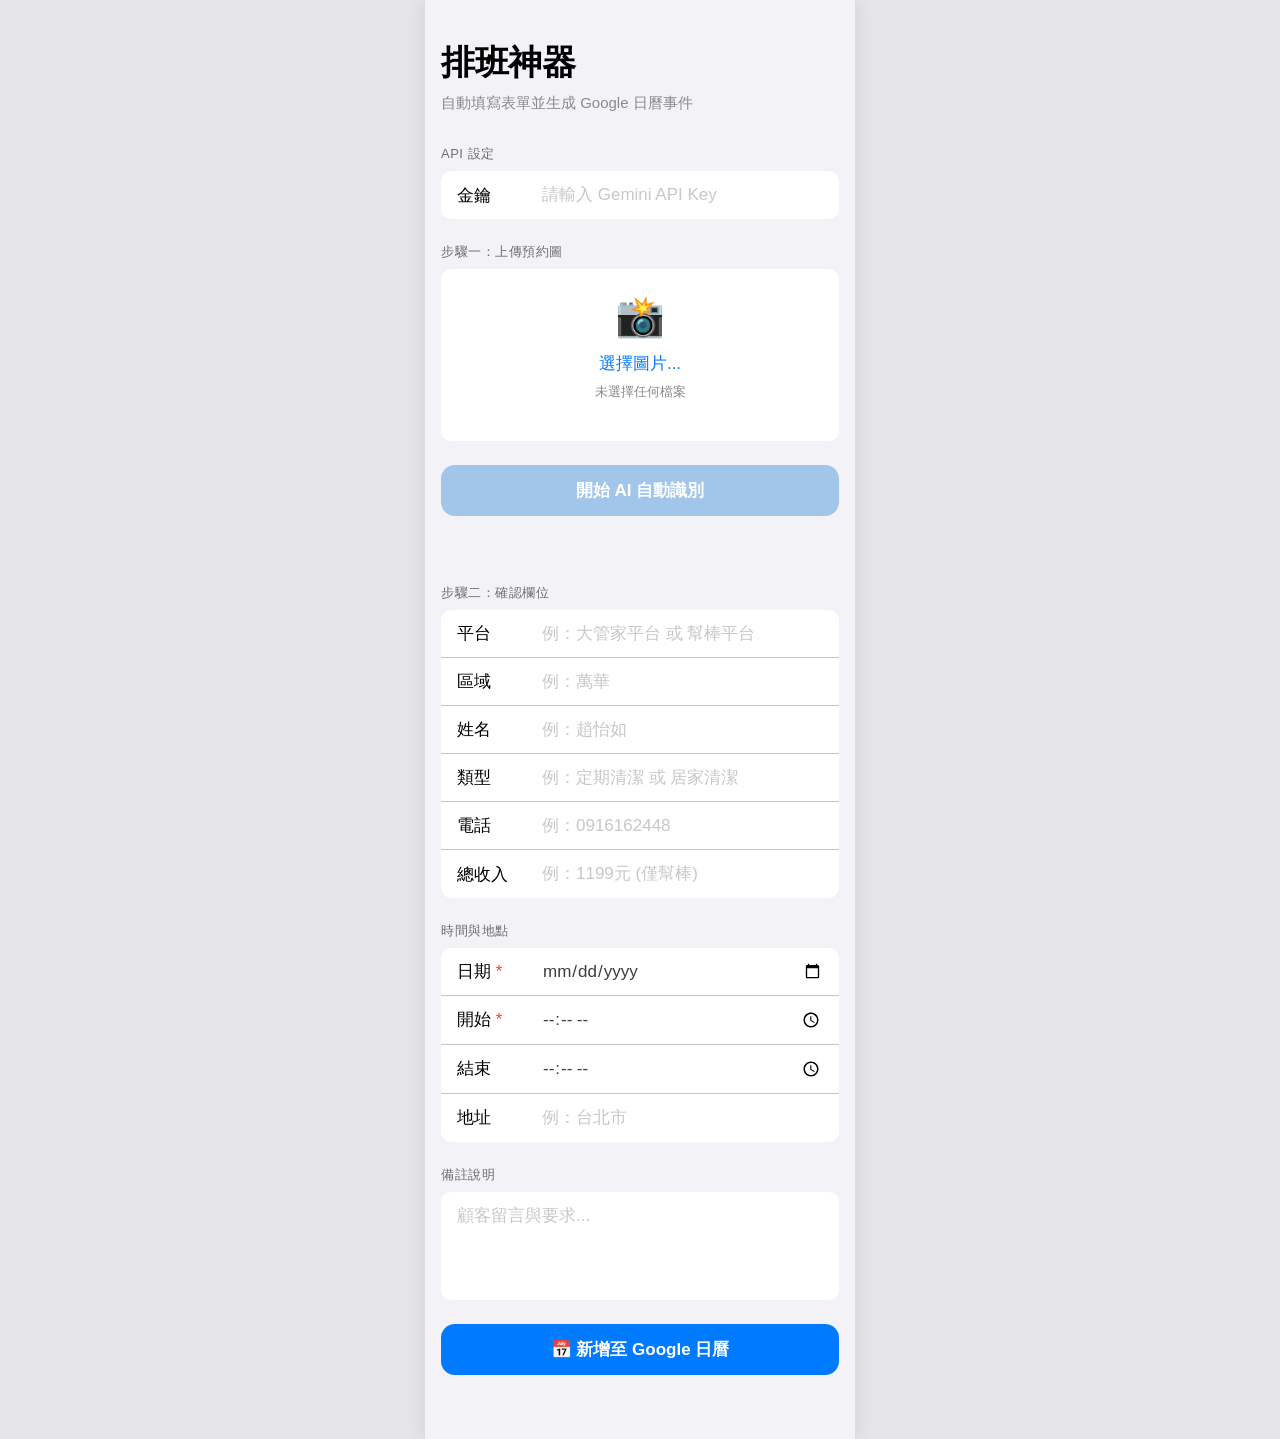
<file: index(MI)(幫棒收入在標題).html>
<!DOCTYPE html>
<html lang="zh-TW">
<head>
  <meta charset="UTF-8">
  <meta name="viewport" content="width=device-width, initial-scale=1.0, maximum-scale=1.0, user-scalable=no">
  <title>✨ AI 清潔排班神器</title>
  <style>
    :root {
      --system-blue: #007AFF;
      --system-bg: #F2F2F7;
      --card-bg: #FFFFFF;
      --text-primary: #000000;
      --text-secondary: #3C3C43;
      --border-color: #C6C6C8;
      --danger: #FF3B30;
      --success: #34C759;
    }

    * {
      box-sizing: border-box;
      margin: 0;
      padding: 0;
      -webkit-tap-highlight-color: transparent;
    }

    body {
      font-family: -apple-system, BlinkMacSystemFont, "SF Pro Text", "Helvetica Neue", sans-serif;
      background-color: var(--system-bg);
      color: var(--text-primary);
      -webkit-font-smoothing: antialiased;
    }

    .app-container {
      width: 100%;
      max-width: 100vw;
      margin: 0 auto;
      padding-bottom: 40px;
      overflow-x: hidden;
    }

    /* 在桌機或平板上顯示時，限制成手機大小置中 */
    @media (min-width: 480px) {
      .app-container {
        max-width: 430px; /* iPhone Pro Max 的寬度 */
        min-height: 100vh;
        background: var(--system-bg);
        box-shadow: 0 0 20px rgba(0,0,0,0.1);
      }
      body {
        background-color: #E5E5EA;
        display: flex;
        justify-content: center;
      }
    }

    .ios-header {
      padding: 40px 16px 8px 16px;
    }

    .ios-header h1 {
      font-size: 34px;
      font-weight: 700;
      letter-spacing: -0.4px;
      margin-bottom: 8px;
    }

    .ios-header p {
      font-size: 15px;
      color: #8A8A8E;
    }

    .section-title {
      font-size: 13px;
      text-transform: uppercase;
      color: #6D6D72;
      margin: 24px 16px 8px 16px;
      font-weight: 400;
      letter-spacing: 0.5px;
    }

    .ios-group {
      background: var(--card-bg);
      border-radius: 10px;
      margin: 0 16px;
      overflow: hidden;
    }

    .ios-row {
      display: flex;
      align-items: center;
      padding: 12px 16px;
      border-bottom: 0.5px solid var(--border-color);
      min-height: 48px;
      position: relative;
    }

    .ios-row:last-child {
      border-bottom: none;
    }

    .ios-row.column-layout {
      flex-direction: column;
      align-items: flex-start;
      padding: 12px 16px 16px 16px;
    }

    .ios-row.column-layout .ios-label {
      margin-bottom: 8px;
      width: 100%;
    }

    .ios-row.column-layout .ios-input {
      width: 100%;
      padding: 0;
      min-height: 80px;
      resize: none;
    }

    .ios-label {
      width: 85px;
      font-size: 17px;
      color: var(--text-primary);
      flex-shrink: 0;
    }

    .ios-input {
      flex-grow: 1;
      border: none;
      font-size: 17px;
      color: var(--text-secondary);
      background: transparent;
      outline: none;
      min-width: 0;
      font-family: inherit;
    }

    .ios-input::placeholder {
      color: #C7C7CC;
    }

    input[type="date"], input[type="time"] {
      -webkit-appearance: none;
      appearance: none;
      background: transparent;
    }

    .ios-button {
      display: block;
      width: calc(100% - 32px);
      margin: 24px 16px;
      padding: 14px;
      border-radius: 14px;
      font-size: 17px;
      font-weight: 600;
      text-align: center;
      border: none;
      cursor: pointer;
      transition: opacity 0.2s, transform 0.1s;
    }

    .ios-button:active {
      opacity: 0.7;
      transform: scale(0.98);
    }

    .ios-button-primary {
      background-color: var(--system-blue);
      color: white;
    }

    .ios-button-primary:disabled {
      background-color: #A1C6EA;
      cursor: not-allowed;
    }

    .ios-button-secondary {
      background-color: #E5E5EA;
      color: var(--system-blue);
    }

    .upload-area {
      padding: 24px 16px;
      text-align: center;
      transition: background-color 0.3s;
    }

    .upload-icon {
      font-size: 40px;
      margin-bottom: 12px;
      display: block;
    }

    .custom-file-upload {
      display: inline-block;
      color: var(--system-blue);
      font-size: 17px;
      font-weight: 500;
      cursor: pointer;
    }

    input[type="file"] {
      display: none;
    }

    .image-preview {
      display: flex;
      flex-wrap: wrap;
      gap: 8px;
      padding: 0 16px 16px 16px;
    }

    .image-preview img {
      width: 72px;
      height: 72px;
      object-fit: cover;
      border-radius: 8px;
      border: 0.5px solid var(--border-color);
    }

    .status-message {
      text-align: center;
      font-size: 15px;
      margin: 8px 16px;
      min-height: 20px;
    }

    .status-message.success {
      color: var(--success);
    }

    .status-message.error {
      color: var(--danger);
    }

    .status-message.loading {
      color: var(--system-blue);
    }

    .required {
      color: var(--danger);
    }
  </style>
</head>
<body>
  <div class="app-container">
    <div class="ios-header">
      <h1>排班神器</h1>
      <p>自動填寫表單並生成 Google 日曆事件</p>
    </div>

    <div class="section-title">API 設定</div>
    <div class="ios-group">
      <div class="ios-row">
        <label class="ios-label" for="apiKey">金鑰</label>
        <input type="password" id="apiKey" class="ios-input" placeholder="請輸入 Gemini API Key">
      </div>
    </div>

    <div class="section-title">步驟一：上傳預約圖</div>
    <div class="ios-group" id="dropZone">
      <div class="upload-area">
        <span class="upload-icon">📸</span>
        <label for="fileInput" class="custom-file-upload">選擇圖片...</label>
        <input type="file" id="fileInput" multiple accept="image/*">
        <p id="fileCount" style="margin-top: 8px; font-size: 13px; color: #8A8A8E;">未選擇任何檔案</p>
      </div>
      <div id="imagePreview" class="image-preview"></div>
    </div>

    <button id="aiButton" class="ios-button ios-button-primary" disabled>
      開始 AI 自動識別
    </button>
    <p id="statusMessage" class="status-message"></p>

    <div class="section-title">步驟二：確認欄位</div>
    <div class="ios-group">
      <div class="ios-row">
        <label class="ios-label" for="platform">平台</label>
        <input type="text" id="platform" class="ios-input" placeholder="例：大管家平台 或 幫棒平台">
      </div>
      <div class="ios-row">
        <label class="ios-label" for="region">區域</label>
        <input type="text" id="region" class="ios-input" placeholder="例：萬華">
      </div>
      <div class="ios-row">
        <label class="ios-label" for="customerName">姓名</label>
        <input type="text" id="customerName" class="ios-input" placeholder="例：趙怡如">
      </div>
      <div class="ios-row">
        <label class="ios-label" for="serviceType">類型</label>
        <input type="text" id="serviceType" class="ios-input" placeholder="例：定期清潔 或 居家清潔">
      </div>
      <div class="ios-row">
        <label class="ios-label" for="customerPhone">電話</label>
        <input type="tel" id="customerPhone" class="ios-input" placeholder="例：0916162448">
      </div>
      <div class="ios-row">
        <label class="ios-label" for="totalAmount">總收入</label>
        <input type="text" id="totalAmount" class="ios-input" placeholder="例：1199元 (僅幫棒)">
      </div>
    </div>

    <div class="section-title">時間與地點</div>
    <div class="ios-group">
      <div class="ios-row">
        <label class="ios-label" for="cleaningDate">日期 <span class="required">*</span></label>
        <input type="date" id="cleaningDate" class="ios-input">
      </div>
      <div class="ios-row">
        <label class="ios-label" for="startTime">開始 <span class="required">*</span></label>
        <input type="time" id="startTime" class="ios-input">
      </div>
      <div class="ios-row">
        <label class="ios-label" for="endTime">結束</label>
        <input type="time" id="endTime" class="ios-input">
      </div>
      <div class="ios-row">
        <label class="ios-label" for="cleaningAddress">地址</label>
        <input type="text" id="cleaningAddress" class="ios-input" placeholder="例：台北市">
      </div>
    </div>

    <div class="section-title">備註說明</div>
    <div class="ios-group">
      <div class="ios-row column-layout">
        <textarea id="notes" class="ios-input" placeholder="顧客留言與要求..."></textarea>
      </div>
    </div>

    <button id="calendarButton" class="ios-button ios-button-primary">
      📅 新增至 Google 日曆
    </button>
  </div>

  <script>
    let GoogleGenerativeAI;

    const apiKeyInput = document.getElementById('apiKey');
    const fileInput = document.getElementById('fileInput');
    const fileCount = document.getElementById('fileCount');
    const imagePreview = document.getElementById('imagePreview');
    const aiButton = document.getElementById('aiButton');
    const statusMessage = document.getElementById('statusMessage');
    const calendarButton = document.getElementById('calendarButton');

    // Load API key from local storage
    const savedApiKey = localStorage.getItem('geminiApiKey');
    if (savedApiKey) {
      apiKeyInput.value = savedApiKey;
    }

    apiKeyInput.addEventListener('change', (e) => {
      localStorage.setItem('geminiApiKey', e.target.value);
    });

    let uploadedFiles = [];

    const handleFiles = (files) => {
      uploadedFiles = Array.from(files).filter(file => {
        return file.type.startsWith('image/') || 
               file.name.match(/\.(jpg|jpeg|png|gif|webp|heic|heif)$/i) ||
               file.type === '';
      });
      if (uploadedFiles.length > 0) {
        fileCount.textContent = `已選擇 ${uploadedFiles.length} 個檔案`;
        aiButton.disabled = false;
        renderPreviews(uploadedFiles);
        statusMessage.textContent = '準備就緒，您可以點擊按鈕開始！';
        statusMessage.className = 'status-message loading';
        
        // Auto-trigger AI if API key is present
        if (apiKeyInput.value.trim()) {
           statusMessage.textContent = '偵測到圖片與 API Key，自動開始 AI 識別...';
           aiButton.click();
        }
      } else {
        fileCount.textContent = '未選擇任何檔案';
        aiButton.disabled = true;
        imagePreview.innerHTML = '';
      }
    };

    fileInput.addEventListener('change', (e) => {
      handleFiles(e.target.files);
    });

    // Drag and Drop support
    const dropZone = document.getElementById('dropZone');
    
    dropZone.addEventListener('dragover', (e) => {
      e.preventDefault();
      dropZone.style.backgroundColor = '#E5E5EA';
    });

    dropZone.addEventListener('dragleave', (e) => {
      e.preventDefault();
      dropZone.style.backgroundColor = 'transparent';
    });

    dropZone.addEventListener('drop', (e) => {
      e.preventDefault();
      dropZone.style.backgroundColor = 'transparent';
      handleFiles(e.dataTransfer.files);
    });

    function renderPreviews(files) {
      imagePreview.innerHTML = '';
      files.forEach(file => {
        const reader = new FileReader();
        reader.onload = (e) => {
          const img = document.createElement('img');
          img.src = e.target.result;
          imagePreview.appendChild(img);
        };
        reader.readAsDataURL(file);
      });
    }

    async function fileToGenerativePart(file) {
      return new Promise((resolve) => {
        const reader = new FileReader();
        reader.onloadend = () => {
          const base64Data = reader.result.split(',')[1];
          
          let mimeType = file.type;
          if (!mimeType) {
            const ext = file.name.split('.').pop().toLowerCase();
            if (ext === 'heic') mimeType = 'image/heic';
            else if (ext === 'heif') mimeType = 'image/heif';
            else if (ext === 'png') mimeType = 'image/png';
            else if (ext === 'webp') mimeType = 'image/webp';
            else mimeType = 'image/jpeg';
          }

          resolve({
            inlineData: {
              data: base64Data,
              mimeType: mimeType
            }
          });
        };
        reader.readAsDataURL(file);
      });
    }

    function simplifyServiceType(serviceType) {
      if (!serviceType) return '居家清潔';
      let s = serviceType.trim();

      if (s.includes('幫棒居家-居家清掃') || s.includes('居家清掃')) {
        s = s.replace(/幫棒居家-居家清掃/g, '居家清潔').replace(/居家清掃/g, '居家清潔');
      }
      if (s.includes('幫棒居家-小套房清潔')) {
        s = s.replace(/幫棒居家-小套房清潔/g, '小套房清潔');
      }
      if (s.includes('辦公室清潔-辦公室清潔')) {
        s = s.replace(/辦公室清潔-辦公室清潔/g, '辦公室清潔');
      }

      s = s.replace(/幫棒/g, '').trim();

      if (s.includes('-')) {
        const parts = s.split('-').map(p => p.trim()).filter(Boolean);
        if (parts.length === 2 && parts[0] === parts[1]) {
          s = parts[0];
        } else if (parts.length >= 2 && parts[0] === '居家' && parts[1] === '居家清潔') {
          s = '居家清潔';
        }
      }

      s = s.replace(/^[-_\s]+/, '').trim();
      return s || '居家清潔';
    }

    aiButton.addEventListener('click', async () => {
      const apiKey = apiKeyInput.value.trim();
      if (!apiKey) {
        alert('請先輸入 Gemini API Key');
        return;
      }

      try {
        aiButton.disabled = true;
        aiButton.textContent = '🔄 AI 識別中...';
        statusMessage.textContent = '正在分析圖片，請稍候...';
        statusMessage.className = 'status-message loading';

        if (!GoogleGenerativeAI) {
          const importWithTimeout = (url, timeoutMs = 4000) => {
            return Promise.race([
              import(url),
              new Promise((_, reject) => setTimeout(() => reject(new Error("Timeout")), timeoutMs))
            ]);
          };

          try {
            const module = await importWithTimeout("https://esm.run/@google/generative-ai");
            GoogleGenerativeAI = module.GoogleGenerativeAI;
          } catch (importErr) {
            console.warn("esm.run failed, trying jsdelivr npm cdn...", importErr);
            try {
              const module = await importWithTimeout("https://cdn.jsdelivr.net/npm/@google/generative-ai/+esm");
              GoogleGenerativeAI = module.GoogleGenerativeAI;
            } catch (importErr2) {
              console.warn("jsdelivr npm failed, trying esm.sh...", importErr2);
              try {
                const module = await importWithTimeout("https://esm.sh/@google/generative-ai");
                GoogleGenerativeAI = module.GoogleGenerativeAI;
              } catch (importErr3) {
                console.error("All CDNs failed to load generative-ai", importErr3);
              }
            }
          }
        }
        
        if (!GoogleGenerativeAI) {
           throw new Error("無法加載 AI 模型模組，請檢查您的網路連線或稍後再試。");
        }

        const genAI = new GoogleGenerativeAI(apiKey);
        
        let targetModelName = "gemini-3.1-flash-lite"; 
        try {
          statusMessage.textContent = '正在獲取可用的 AI 模型列表...';
          const controller = new AbortController();
          const timeoutId = setTimeout(() => controller.abort(), 3000);
          
          const modelsRes = await fetch(`https://generativelanguage.googleapis.com/v1beta/models?key=${apiKey}`, {
            signal: controller.signal
          });
          clearTimeout(timeoutId);
          
          if (modelsRes.ok) {
            const modelsData = await modelsRes.json();
            const validModels = modelsData.models.filter(m => m.supportedGenerationMethods && m.supportedGenerationMethods.includes("generateContent"));
            
            const preferred = validModels.find(m => m.name.endsWith("gemini-3.1-flash-lite")) ||
                              validModels.find(m => m.name.endsWith("gemini-3-flash")) || 
                              validModels.find(m => m.name.endsWith("gemini-3.0-flash")) ||
                              validModels.find(m => m.name.endsWith("gemini-1.5-flash"));
            
            if (preferred) {
              targetModelName = preferred.name.replace('models/', '');
              console.log("Dynamically selected model:", targetModelName);
            } else {
               targetModelName = "gemini-3.1-flash-lite"; 
            }
          }
        } catch (e) {
          console.warn("Failed to fetch model list or timed out, using fallback", e);
        }

        statusMessage.textContent = `正在使用 ${targetModelName} 分析圖片...`;
        const model = genAI.getGenerativeModel({ model: targetModelName }); 

        const imageParts = await Promise.all(uploadedFiles.map(fileToGenerativePart));

        const prompt = `
          這是一張或多張清潔預約的訂單或對話截圖。請幫我萃取以下資訊，並嚴格使用 JSON 格式輸出，不要有任何 Markdown 前綴。
          若找不到對應資訊則保留空白字串或預設格式。
          {
            "platform": "平台名稱 (嚴格判斷規則：1. 若圖片上方中間出現『工單明細』，請務必填入『大管家平台』；2. 若圖片中出現『幫棒』或『bounbang』字樣，請填入『幫棒平台』；3. 若皆無標示，請填入『平台』或其它識別到的平台名稱。請注意：填入的名稱不要包含中括號『【』或『】』)",
            "region": "區域 (例如：萬華、中山、信義)",
            "customerName": "客戶姓名 (例如：趙怡如、陳先生、王儷縉)",
            "serviceType": "清潔類型 (請從圖片文字中萃取並進行簡化與去重：若為『幫棒居家-居家清掃』請簡化為『居家清潔』；若為『幫棒居家-小套房清潔』請簡化為『小套房清潔』；若為『辦公室清潔-辦公室清潔』請簡化為『辦公室清潔』。若圖片中完全未標示任何清潔類型，請預設填入『居家清潔』。注意：務必將『幫棒』二字與重覆詞彙去除)",
            "cleaningDate": "清潔日期 (轉換為 YYYY-MM-DD 格式)",
            "startTime": "開始時間 (轉換為 24小時制 HH:mm 格式，例如：08:00)",
            "endTime": "結束時間 (轉換為 24小時制 HH:mm 格式，例如：12:00)",
            "customerPhone": "客戶電話",
            "cleaningAddress": "清潔地址",
            "totalAmount": "每單總收入/金額 (特別說明：僅當圖片中出現『幫棒』或『bounbang』字樣時擷取金額，例如：1199元；若為大管家平台/工單明細請留空白『』)",
            "notes": "備註或要求（嚴格金額規定：只要圖片上方中間出現『工單明細』或為『大管家平台』，無論圖片中是否有顯示『原價』、『特價』或任何金額數字，絕對『不要擷取』金額，備註中『絕對不可出現任何金額與總收入』！只有『幫棒平台』(有幫棒/bounbang字樣)的圖片才要在備註最前面標明『總收入：XXXX元』。接著請將「完整地址」擷取並放在備註中，然後完整擷取並保留『客服留言』與『客人端留言』的所有細節。請注意：不要擷取「服務前一天，務必電聯或簡訊提醒客戶」及「若臨時無法服務，請盡速告知客服」這兩段文字）"
          }
        `;

        const result = await model.generateContent([prompt, ...imageParts]);
        const response = await result.response;
        let text = response.text();
        
        // Clean JSON text
        text = text.replace(/\`\`\`json/g, '').replace(/\`\`\`/g, '').trim();
        const data = JSON.parse(text);

        // Fill Form
        let pName = data.platform ? data.platform.replace(/[【】]/g, '').trim() : '平台';
        if (text.includes('工單明細')) {
          pName = '大管家平台';
        } else if (text.includes('幫棒') || (data.serviceType && data.serviceType.includes('幫棒'))) {
          pName = '幫棒平台';
        }
        document.getElementById('platform').value = pName;

        if(data.region) document.getElementById('region').value = data.region;
        if(data.customerName) document.getElementById('customerName').value = data.customerName;
        document.getElementById('serviceType').value = simplifyServiceType(data.serviceType);

        if(data.cleaningDate) document.getElementById('cleaningDate').value = data.cleaningDate;
        if(data.startTime) document.getElementById('startTime').value = data.startTime;
        if(data.endTime) document.getElementById('endTime').value = data.endTime;
        if(data.customerPhone) document.getElementById('customerPhone').value = data.customerPhone;
        if(data.cleaningAddress) document.getElementById('cleaningAddress').value = data.cleaningAddress;

        // Handle Total Amount for 幫棒
        let amt = data.totalAmount || '';
        if (pName === '幫棒平台' || text.includes('幫棒') || text.toLowerCase().includes('bounbang')) {
          if (!amt && data.notes) {
            const match = data.notes.match(/總收入[:：]?\s*([\$\d,]+元?)/);
            if (match) amt = match[1];
          }
          if (amt && !amt.includes('元') && /^\d+$/.test(amt.trim())) {
            amt += '元';
          }
          document.getElementById('totalAmount').value = amt;
        } else {
          document.getElementById('totalAmount').value = '';
        }

        let notesVal = data.notes || '';
        if (pName === '大管家平台' || text.includes('工單明細')) {
          notesVal = notesVal
            .replace(/總收入[:：]?\s*[\$\d,]+元?/g, '')
            .replace(/原價[:：]?\s*[\$\d,]+元?/g, '')
            .replace(/特價[:：]?\s*[\$\d,]+元?/g, '')
            .replace(/D\s*:\s*\d+小時.*?(元|$)/g, '')
            .replace(/[\$\d,]+元/g, '')
            .trim();
        }
        document.getElementById('notes').value = notesVal;

        statusMessage.textContent = '✅ AI 識別成功，已自動填表！';
        statusMessage.className = 'status-message success';

      } catch (error) {
        console.error('Error:', error);
        statusMessage.textContent = '❌ 識別失敗：' + error.message;
        statusMessage.className = 'status-message error';
      } finally {
        aiButton.disabled = false;
        aiButton.textContent = '開始 AI 自動識別';
      }
    });

    calendarButton.addEventListener('click', () => {
      let platform = (document.getElementById('platform').value || '平台').replace(/[【】]/g, '').trim();
      const region = document.getElementById('region').value || '';
      let serviceType = simplifyServiceType(document.getElementById('serviceType').value || '居家清潔');
      const customerName = document.getElementById('customerName').value || '';
      const customerPhone = document.getElementById('customerPhone').value || '';
      const totalAmount = (document.getElementById('totalAmount').value || '').trim();
      
      let title = `【${platform}】${region} | ${serviceType} | ${customerName} | ${customerPhone}`;
      if (platform.includes('幫棒') && totalAmount) {
        title += ` | ${totalAmount}`;
      }
      
      const date = document.getElementById('cleaningDate').value.replace(/-/g, ''); // YYYYMMDD
      const startT = document.getElementById('startTime').value.replace(':', '') + '00'; // HHMMSS
      const endT = document.getElementById('endTime').value.replace(':', '') + '00'; // HHMMSS

      if (!date || !document.getElementById('startTime').value || !document.getElementById('endTime').value) {
        alert('請確保「日期」、「開始時間」與「結束時間」已填寫！');
        return;
      }

      const dates = `${date}T${startT}/${date}T${endT}`;
      const location = document.getElementById('cleaningAddress').value;
      const details = `電話：${customerPhone}%0A備註：${document.getElementById('notes').value}`;

      const url = `https://calendar.google.com/calendar/render?action=TEMPLATE&text=${encodeURIComponent(title)}&dates=${dates}&details=${details}&location=${encodeURIComponent(location)}`;
      
      window.open(url, '_blank');
    });

  </script>
</body>
</html>
</file>
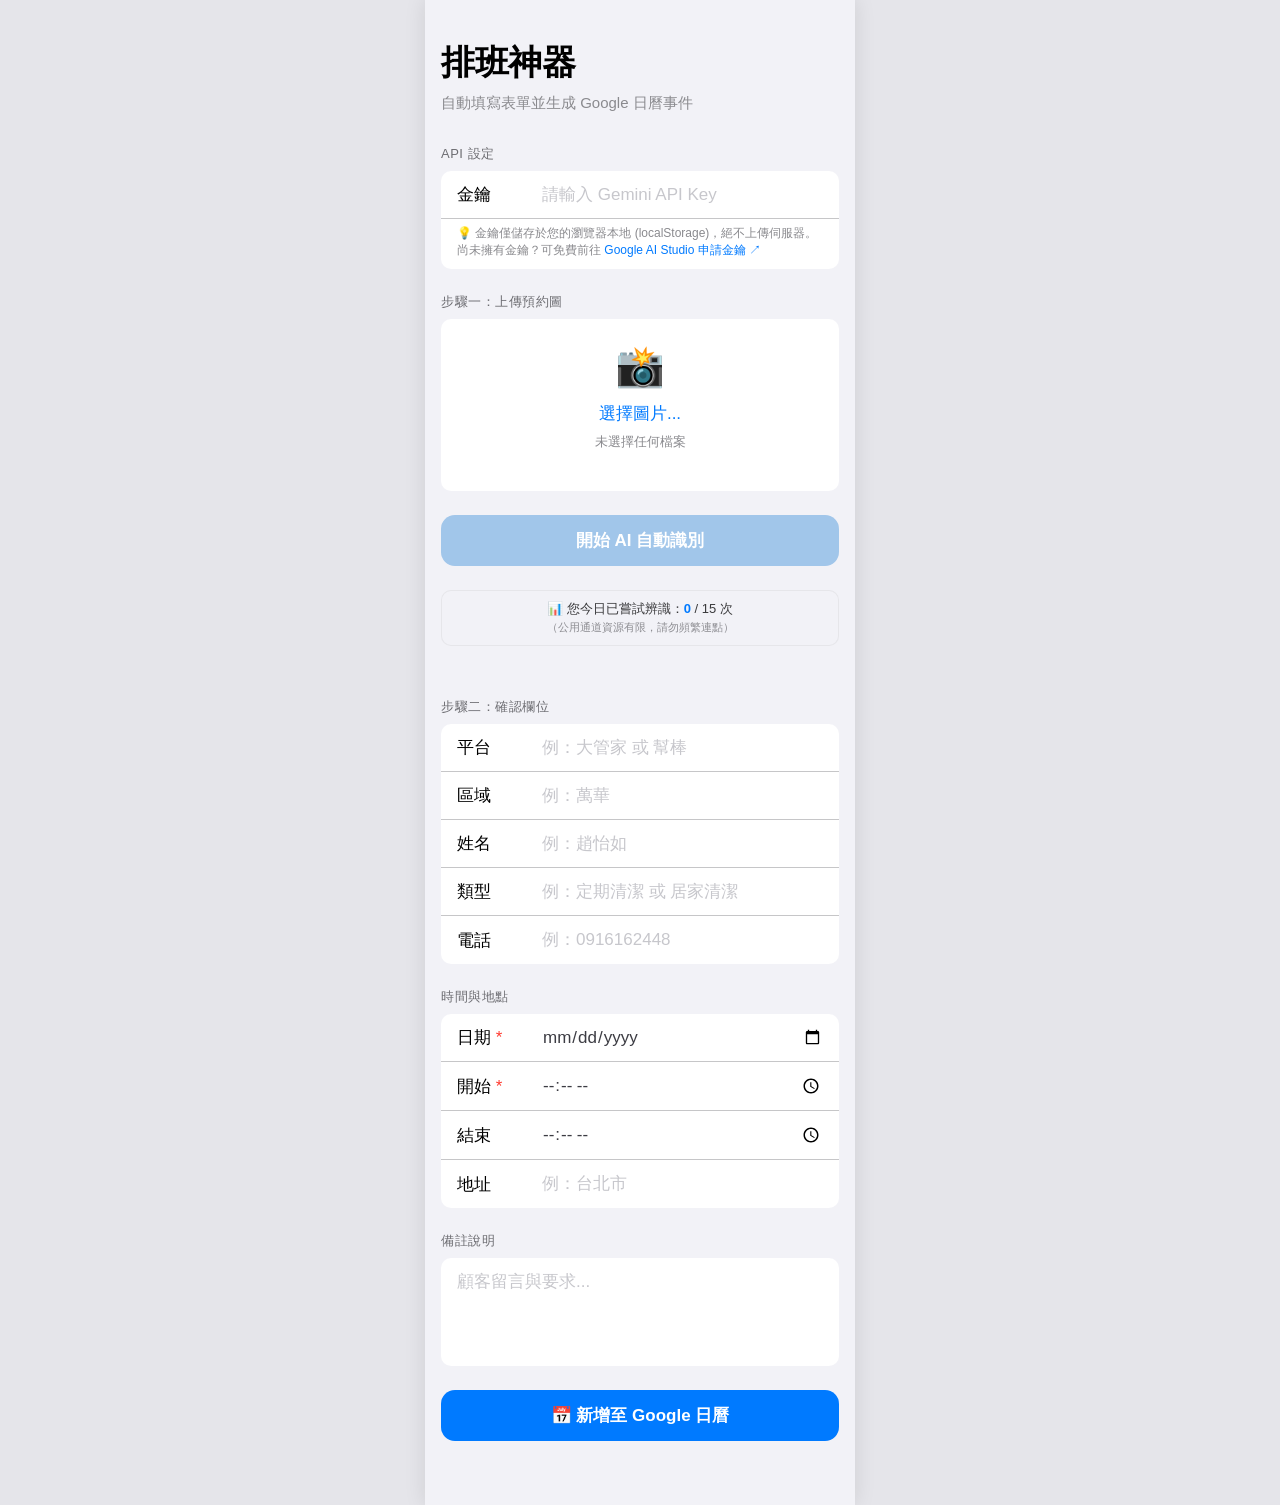
<file: index(MI).html>
<!DOCTYPE html>
<html lang="zh-TW">
<head>
  <meta charset="UTF-8">
  <meta name="viewport" content="width=device-width, initial-scale=1.0, maximum-scale=1.0, user-scalable=no">
  <title>✨ AI 清潔排班神器</title>
  <style>
    :root {
      --system-blue: #007AFF;
      --system-bg: #F2F2F7;
      --card-bg: #FFFFFF;
      --text-primary: #000000;
      --text-secondary: #3C3C43;
      --border-color: #C6C6C8;
      --danger: #FF3B30;
      --success: #34C759;
    }

    * {
      box-sizing: border-box;
      margin: 0;
      padding: 0;
      -webkit-tap-highlight-color: transparent;
    }

    body {
      font-family: -apple-system, BlinkMacSystemFont, "SF Pro Text", "Helvetica Neue", sans-serif;
      background-color: var(--system-bg);
      color: var(--text-primary);
      -webkit-font-smoothing: antialiased;
    }

    .app-container {
      width: 100%;
      max-width: 100vw;
      margin: 0 auto;
      padding-bottom: 40px;
      overflow-x: hidden;
    }

    /* 在桌機或平板上顯示時，限制成手機大小置中 */
    @media (min-width: 480px) {
      .app-container {
        max-width: 430px; /* iPhone Pro Max 的寬度 */
        min-height: 100vh;
        background: var(--system-bg);
        box-shadow: 0 0 20px rgba(0,0,0,0.1);
      }
      body {
        background-color: #E5E5EA;
        display: flex;
        justify-content: center;
      }
    }

    .ios-header {
      padding: 40px 16px 8px 16px;
    }

    .ios-header h1 {
      font-size: 34px;
      font-weight: 700;
      letter-spacing: -0.4px;
      margin-bottom: 8px;
    }

    .ios-header p {
      font-size: 15px;
      color: #8A8A8E;
    }

    .section-title {
      font-size: 13px;
      text-transform: uppercase;
      color: #6D6D72;
      margin: 24px 16px 8px 16px;
      font-weight: 400;
      letter-spacing: 0.5px;
    }

    .ios-group {
      background: var(--card-bg);
      border-radius: 10px;
      margin: 0 16px;
      overflow: hidden;
    }

    .ios-row {
      display: flex;
      align-items: center;
      padding: 12px 16px;
      border-bottom: 0.5px solid var(--border-color);
      min-height: 48px;
      position: relative;
    }

    .ios-row:last-child {
      border-bottom: none;
    }

    .ios-row.column-layout {
      flex-direction: column;
      align-items: flex-start;
      padding: 12px 16px 16px 16px;
    }

    .ios-row.column-layout .ios-label {
      margin-bottom: 8px;
      width: 100%;
    }

    .ios-row.column-layout .ios-input {
      width: 100%;
      padding: 0;
      min-height: 80px;
      resize: none;
    }

    .ios-label {
      width: 85px;
      font-size: 17px;
      color: var(--text-primary);
      flex-shrink: 0;
    }

    .ios-input {
      flex-grow: 1;
      border: none;
      font-size: 17px;
      color: var(--text-secondary);
      background: transparent;
      outline: none;
      min-width: 0;
      font-family: inherit;
    }

    .ios-input::placeholder {
      color: #C7C7CC;
    }

    input[type="date"], input[type="time"] {
      -webkit-appearance: none;
      appearance: none;
      background: transparent;
    }

    .ios-button {
      display: block;
      width: calc(100% - 32px);
      margin: 24px 16px;
      padding: 14px;
      border-radius: 14px;
      font-size: 17px;
      font-weight: 600;
      text-align: center;
      border: none;
      cursor: pointer;
      transition: opacity 0.2s, transform 0.1s;
    }

    .ios-button:active {
      opacity: 0.7;
      transform: scale(0.98);
    }

    .ios-button-primary {
      background-color: var(--system-blue);
      color: white;
    }

    .ios-button-primary:disabled {
      background-color: #A1C6EA;
      cursor: not-allowed;
    }

    .ios-button-secondary {
      background-color: #E5E5EA;
      color: var(--system-blue);
    }

    .upload-area {
      padding: 24px 16px;
      text-align: center;
      transition: background-color 0.3s;
    }

    .upload-icon {
      font-size: 40px;
      margin-bottom: 12px;
      display: block;
    }

    .custom-file-upload {
      display: inline-block;
      color: var(--system-blue);
      font-size: 17px;
      font-weight: 500;
      cursor: pointer;
    }

    input[type="file"] {
      display: none;
    }

    .image-preview {
      display: flex;
      flex-wrap: wrap;
      gap: 8px;
      padding: 0 16px 16px 16px;
    }

    .image-preview img {
      width: 72px;
      height: 72px;
      object-fit: cover;
      border-radius: 8px;
      border: 0.5px solid var(--border-color);
    }

    .status-message {
      text-align: center;
      font-size: 15px;
      margin: 8px 16px;
      min-height: 20px;
    }

    .status-message.success {
      color: var(--success);
    }

    .status-message.error {
      color: var(--danger);
    }

    .status-message.loading {
      color: var(--system-blue);
    }

    .required {
      color: var(--danger);
    }

    /* Button Spinner */
    @keyframes spin {
      0% { transform: rotate(0deg); }
      100% { transform: rotate(360deg); }
    }
    .btn-spinner {
      display: inline-block;
      width: 14px;
      height: 14px;
      border: 2px solid rgba(255, 255, 255, 0.35);
      border-radius: 50%;
      border-top-color: #ffffff;
      animation: spin 0.8s linear infinite;
      vertical-align: middle;
      margin-right: 6px;
    }

    /* Usage Counter Box */
    .usage-badge-box {
      margin: 10px 16px 4px;
      padding: 9px 12px;
      background: #F2F2F7;
      border: 1px solid rgba(0, 0, 0, 0.05);
      border-radius: 10px;
      text-align: center;
      font-size: 13px;
      color: #3A3A3C;
      line-height: 1.45;
    }
    .usage-badge-box strong {
      color: var(--system-blue);
      font-weight: 700;
    }
    .usage-subtext {
      display: block;
      margin-top: 2px;
      font-size: 11px;
      color: #8E8E93;
    }

    /* 429 Modal */
    .custom-modal-overlay {
      position: fixed;
      top: 0;
      left: 0;
      width: 100vw;
      height: 100vh;
      background: rgba(0, 0, 0, 0.45);
      backdrop-filter: blur(5px);
      -webkit-backdrop-filter: blur(5px);
      display: flex;
      align-items: center;
      justify-content: center;
      z-index: 9999;
      padding: 20px;
      box-sizing: border-box;
      animation: fadeIn 0.25s ease-out;
    }
    .custom-modal-box {
      background: #ffffff;
      width: 100%;
      max-width: 380px;
      border-radius: 20px;
      padding: 24px 20px;
      box-shadow: 0 20px 40px rgba(0, 0, 0, 0.25);
      text-align: center;
      box-sizing: border-box;
      animation: popIn 0.25s cubic-bezier(0.175, 0.885, 0.32, 1.275);
    }
    @keyframes fadeIn {
      from { opacity: 0; }
      to { opacity: 1; }
    }
    @keyframes popIn {
      from { transform: scale(0.9); opacity: 0; }
      to { transform: scale(1); opacity: 1; }
    }
    .modal-icon {
      font-size: 42px;
      margin-bottom: 8px;
    }
    .modal-title {
      margin: 0 0 10px;
      font-size: 18px;
      font-weight: 700;
      color: #1C1C1E;
    }
    .modal-content {
      margin: 0 0 20px;
      font-size: 14px;
      line-height: 1.6;
      color: #3A3A3C;
      text-align: left;
    }
    .modal-actions {
      display: flex;
      flex-direction: column;
      gap: 10px;
    }
    .modal-btn {
      width: 100%;
      padding: 12px;
      border-radius: 12px;
      font-size: 15px;
      font-weight: 600;
      border: none;
      cursor: pointer;
      transition: opacity 0.2s, transform 0.1s;
    }
    .modal-btn:active {
      transform: scale(0.98);
      opacity: 0.85;
    }
    .modal-btn-primary {
      background: var(--system-blue);
      color: #ffffff;
    }
    .modal-btn-secondary {
      background: #F2F2F7;
      color: #8E8E93;
    }
    .highlight-pulse {
      animation: highlightPulse 2s ease-out;
    }
    @keyframes highlightPulse {
      0% { box-shadow: 0 0 0 0 rgba(0, 122, 255, 0.8); }
      50% { box-shadow: 0 0 0 10px rgba(0, 122, 255, 0.3); }
      100% { box-shadow: 0 0 0 0 rgba(0, 122, 255, 0); }
    }
  </style>
</head>
<body>
  <div class="app-container">
    <div class="ios-header">
      <h1>排班神器</h1>
      <p>自動填寫表單並生成 Google 日曆事件</p>
    </div>

    <div class="section-title">API 設定</div>
    <div class="ios-group">
      <div class="ios-row">
        <label class="ios-label" for="apiKey">金鑰</label>
        <input type="password" id="apiKey" class="ios-input" placeholder="請輸入 Gemini API Key">
      </div>
      <div style="padding: 6px 16px 10px; font-size: 12px; color: #8A8A8E; line-height: 1.4;">
        💡 金鑰僅儲存於您的瀏覽器本地 (localStorage)，絕不上傳伺服器。<br>
        尚未擁有金鑰？可免費前往 <a href="https://aistudio.google.com/app/apikey" target="_blank" rel="noopener noreferrer" style="color: #007AFF; text-decoration: none; font-weight: 500;">Google AI Studio 申請金鑰 ↗</a>
      </div>
    </div>

    <div class="section-title">步驟一：上傳預約圖</div>
    <div class="ios-group" id="dropZone">
      <div class="upload-area">
        <span class="upload-icon">📸</span>
        <label for="fileInput" class="custom-file-upload">選擇圖片...</label>
        <input type="file" id="fileInput" multiple accept="image/*">
        <p id="fileCount" style="margin-top: 8px; font-size: 13px; color: #8A8A8E;">未選擇任何檔案</p>
      </div>
      <div id="imagePreview" class="image-preview"></div>
    </div>

    <button id="aiButton" class="ios-button ios-button-primary" disabled>
      開始 AI 自動識別
    </button>

    <div id="usageNoticeBox" class="usage-badge-box">
      📊 您今日已嘗試辨識：<strong id="usageCountDisplay">0</strong> / 15 次
      <span class="usage-subtext">（公用通道資源有限，請勿頻繁連點）</span>
    </div>

    <p id="statusMessage" class="status-message"></p>

    <div class="section-title">步驟二：確認欄位</div>
    <div class="ios-group">
      <div class="ios-row">
        <label class="ios-label" for="platform">平台</label>
        <input type="text" id="platform" class="ios-input" placeholder="例：大管家 或 幫棒">
      </div>
      <div class="ios-row">
        <label class="ios-label" for="region">區域</label>
        <input type="text" id="region" class="ios-input" placeholder="例：萬華">
      </div>
      <div class="ios-row">
        <label class="ios-label" for="customerName">姓名</label>
        <input type="text" id="customerName" class="ios-input" placeholder="例：趙怡如">
      </div>
      <div class="ios-row">
        <label class="ios-label" for="serviceType">類型</label>
        <input type="text" id="serviceType" class="ios-input" placeholder="例：定期清潔 或 居家清潔">
      </div>
      <div class="ios-row">
        <label class="ios-label" for="customerPhone">電話</label>
        <input type="tel" id="customerPhone" class="ios-input" placeholder="例：0916162448">
      </div>
    </div>

    <div class="section-title">時間與地點</div>
    <div class="ios-group">
      <div class="ios-row">
        <label class="ios-label" for="cleaningDate">日期 <span class="required">*</span></label>
        <input type="date" id="cleaningDate" class="ios-input">
      </div>
      <div class="ios-row">
        <label class="ios-label" for="startTime">開始 <span class="required">*</span></label>
        <input type="time" id="startTime" class="ios-input">
      </div>
      <div class="ios-row">
        <label class="ios-label" for="endTime">結束</label>
        <input type="time" id="endTime" class="ios-input">
      </div>
      <div class="ios-row">
        <label class="ios-label" for="cleaningAddress">地址</label>
        <input type="text" id="cleaningAddress" class="ios-input" placeholder="例：台北市">
      </div>
    </div>

    <div class="section-title">備註說明</div>
    <div class="ios-group">
      <div class="ios-row column-layout">
        <textarea id="notes" class="ios-input" placeholder="顧客留言與要求..."></textarea>
      </div>
    </div>

    <button id="calendarButton" class="ios-button ios-button-primary">
      📅 新增至 Google 日曆
    </button>
  </div>

  <script>
    let GoogleGenerativeAI;

    const apiKeyInput = document.getElementById('apiKey');
    const fileInput = document.getElementById('fileInput');
    const fileCount = document.getElementById('fileCount');
    const imagePreview = document.getElementById('imagePreview');
    const aiButton = document.getElementById('aiButton');
    const statusMessage = document.getElementById('statusMessage');
    const calendarButton = document.getElementById('calendarButton');

    // Load API key from local storage
    const savedApiKey = localStorage.getItem('geminiApiKey');
    if (savedApiKey) {
      apiKeyInput.value = savedApiKey;
    }

    const saveApiKey = () => {
      const val = apiKeyInput.value.trim();
      if (val) {
        localStorage.setItem('geminiApiKey', val);
      } else {
        localStorage.removeItem('geminiApiKey');
      }
    };
    apiKeyInput.addEventListener('input', saveApiKey);
    apiKeyInput.addEventListener('change', saveApiKey);

    // === 1. 按鈕冷卻鎖定管理 ===
    let isCooldownActive = false;
    const DEFAULT_AI_BTN_TEXT = '開始 AI 自動識別';

    function startCooldown(seconds = 10) {
      isCooldownActive = true;
      let remaining = seconds;
      aiButton.disabled = true;
      aiButton.textContent = `⏳ 請稍候 (${remaining}秒)...`;

      const timer = setInterval(() => {
        remaining--;
        if (remaining > 0) {
          aiButton.textContent = `⏳ 請稍候 (${remaining}秒)...`;
        } else {
          clearInterval(timer);
          isCooldownActive = false;
          aiButton.textContent = DEFAULT_AI_BTN_TEXT;
          aiButton.disabled = uploadedFiles.length === 0;
        }
      }, 1000);
    }

    // === 2. 個人當天使用次數統計 (跨日自動歸零) ===
    function getLocalDateString() {
      const d = new Date();
      const year = d.getFullYear();
      const month = String(d.getMonth() + 1).padStart(2, '0');
      const day = String(d.getDate()).padStart(2, '0');
      return `${year}-${month}-${day}`;
    }

    function getDailyUsage() {
      const today = getLocalDateString();
      const savedDate = localStorage.getItem('ai_cleaner_usage_date');
      if (savedDate !== today) {
        localStorage.setItem('ai_cleaner_usage_date', today);
        localStorage.setItem('ai_cleaner_usage_count', '0');
        return 0;
      }
      const count = parseInt(localStorage.getItem('ai_cleaner_usage_count') || '0', 10);
      return isNaN(count) ? 0 : count;
    }

    function updateUsageDisplay(count) {
      const el = document.getElementById('usageCountDisplay');
      if (el) {
        el.textContent = count;
      }
    }

    function incrementDailyUsage() {
      const today = getLocalDateString();
      const current = getDailyUsage();
      const next = current + 1;
      localStorage.setItem('ai_cleaner_usage_date', today);
      localStorage.setItem('ai_cleaner_usage_count', String(next));
      updateUsageDisplay(next);
      return next;
    }

    // === 3. 429 塞車引導 Modal ===
    function show429Modal() {
      const modal = document.getElementById('modal429');
      if (modal) {
        modal.style.display = 'flex';
      } else {
        alert(
          '【目前公用通道伺服器過載塞車中！】\n\n' +
          '請您耐心等待 1 分鐘後再試。\n\n' +
          '或者，強烈建議您點擊網頁上方的『API 設定』，輸入您個人專屬的免費金鑰，即可享受完全流暢、不塞車的辨識體驗！'
        );
      }
    }

    function init429Modal() {
      const modal = document.getElementById('modal429');
      const btnGoToApiKey = document.getElementById('btnGoToApiKey');
      const btnClose = document.getElementById('btnClose429Modal');

      if (btnClose) {
        btnClose.addEventListener('click', () => {
          if (modal) modal.style.display = 'none';
        });
      }

      if (btnGoToApiKey) {
        btnGoToApiKey.addEventListener('click', () => {
          if (modal) modal.style.display = 'none';
          const input = document.getElementById('apiKey');
          if (input) {
            input.scrollIntoView({ behavior: 'smooth', block: 'center' });
            setTimeout(() => {
              input.focus();
              const group = input.closest('.ios-group') || input;
              group.classList.remove('highlight-pulse');
              void group.offsetWidth;
              group.classList.add('highlight-pulse');
            }, 300);
          }
        });
      }

      if (modal) {
        modal.addEventListener('click', (e) => {
          if (e.target === modal) {
            modal.style.display = 'none';
          }
        });
      }
    }

    // 初始化當日次數與彈窗
    updateUsageDisplay(getDailyUsage());
    init429Modal();

    let uploadedFiles = [];

    const handleFiles = (files) => {
      uploadedFiles = Array.from(files).filter(file => {
        return file.type.startsWith('image/') || 
               file.name.match(/\.(jpg|jpeg|png|gif|webp|heic|heif)$/i) ||
               file.type === '';
      });
      if (uploadedFiles.length > 0) {
        fileCount.textContent = `已選擇 ${uploadedFiles.length} 個檔案`;
        if (!isCooldownActive) {
          aiButton.disabled = false;
        }
        renderPreviews(uploadedFiles);
        statusMessage.textContent = '準備就緒，您可以點擊按鈕開始！';
        statusMessage.className = 'status-message loading';
        
        // Auto-trigger AI if API key is present and not in cooldown
        if (!isCooldownActive && apiKeyInput.value.trim()) {
           statusMessage.textContent = '偵測到圖片與 API Key，自動開始 AI 識別...';
           aiButton.click();
        }
      } else {
        fileCount.textContent = '未選擇任何檔案';
        aiButton.disabled = true;
        imagePreview.innerHTML = '';
      }
    };

    fileInput.addEventListener('change', (e) => {
      handleFiles(e.target.files);
    });

    // Drag and Drop support
    const dropZone = document.getElementById('dropZone');
    
    dropZone.addEventListener('dragover', (e) => {
      e.preventDefault();
      dropZone.style.backgroundColor = '#E5E5EA';
    });

    dropZone.addEventListener('dragleave', (e) => {
      e.preventDefault();
      dropZone.style.backgroundColor = 'transparent';
    });

    dropZone.addEventListener('drop', (e) => {
      e.preventDefault();
      dropZone.style.backgroundColor = 'transparent';
      handleFiles(e.dataTransfer.files);
    });

    function renderPreviews(files) {
      imagePreview.innerHTML = '';
      files.forEach(file => {
        const reader = new FileReader();
        reader.onload = (e) => {
          const img = document.createElement('img');
          img.src = e.target.result;
          imagePreview.appendChild(img);
        };
        reader.readAsDataURL(file);
      });
    }

    async function fileToGenerativePart(file) {
      return new Promise((resolve) => {
        const reader = new FileReader();
        reader.onloadend = () => {
          const base64Data = reader.result.split(',')[1];
          
          let mimeType = file.type;
          if (!mimeType) {
            const ext = file.name.split('.').pop().toLowerCase();
            if (ext === 'heic') mimeType = 'image/heic';
            else if (ext === 'heif') mimeType = 'image/heif';
            else if (ext === 'png') mimeType = 'image/png';
            else if (ext === 'webp') mimeType = 'image/webp';
            else mimeType = 'image/jpeg';
          }

          resolve({
            inlineData: {
              data: base64Data,
              mimeType: mimeType
            }
          });
        };
        reader.readAsDataURL(file);
      });
    }

    function simplifyServiceType(serviceType) {
      if (!serviceType) return '居家清潔';
      let s = serviceType.trim();

      if (s.includes('幫棒居家-居家清掃') || s.includes('居家清掃')) {
        s = s.replace(/幫棒居家-居家清掃/g, '居家清潔').replace(/居家清掃/g, '居家清潔');
      }
      if (s.includes('幫棒居家-小套房清潔')) {
        s = s.replace(/幫棒居家-小套房清潔/g, '小套房清潔');
      }
      if (s.includes('辦公室清潔-辦公室清潔')) {
        s = s.replace(/辦公室清潔-辦公室清潔/g, '辦公室清潔');
      }

      s = s.replace(/幫棒/g, '').trim();

      if (s.includes('-')) {
        const parts = s.split('-').map(p => p.trim()).filter(Boolean);
        if (parts.length === 2 && parts[0] === parts[1]) {
          s = parts[0];
        } else if (parts.length >= 2 && parts[0] === '居家' && parts[1] === '居家清潔') {
          s = '居家清潔';
        }
      }

      s = s.replace(/^[-_\s]+/, '').trim();
      return s || '居家清潔';
    }

    aiButton.addEventListener('click', async () => {
      if (isCooldownActive) return;

      const apiKey = apiKeyInput.value.trim();
      if (!apiKey) {
        statusMessage.textContent = '⚠️ 請先輸入 Gemini API Key 才能開始識別！';
        statusMessage.className = 'status-message error';
        apiKeyInput.focus();
        const goToAiStudio = confirm(
          '【尚未設定 Gemini API Key】\n\n' +
          '本工具為純前端運作，為保障您的資料與金鑰安全，所有辨識皆需使用您個人的 API Key。\n' +
          '金鑰僅會儲存在您的瀏覽器本機 (localStorage)，絕不上傳伺服器。\n\n' +
          '請問是否立即前往 Google AI Studio 免費申請 API Key？\n（申請後複製貼入上方金鑰欄位即可使用）'
        );
        if (goToAiStudio) {
          window.open('https://aistudio.google.com/app/apikey', '_blank');
        }
        return;
      }

      // 確保金鑰已儲存至瀏覽器本地
      localStorage.setItem('geminiApiKey', apiKey);

      // 記錄當日辨識嘗試次數
      incrementDailyUsage();

      try {
        aiButton.disabled = true;
        aiButton.innerHTML = '<span class="btn-spinner"></span>AI 辨識中，請稍候...';
        statusMessage.textContent = '正在分析圖片，請稍候...';
        statusMessage.className = 'status-message loading';

        if (!GoogleGenerativeAI) {
          const importWithTimeout = (url, timeoutMs = 4000) => {
            return Promise.race([
              import(url),
              new Promise((_, reject) => setTimeout(() => reject(new Error("Timeout")), timeoutMs))
            ]);
          };

          try {
            const module = await importWithTimeout("https://esm.run/@google/generative-ai");
            GoogleGenerativeAI = module.GoogleGenerativeAI;
          } catch (importErr) {
            console.warn("esm.run failed, trying jsdelivr npm cdn...", importErr);
            try {
              const module = await importWithTimeout("https://cdn.jsdelivr.net/npm/@google/generative-ai/+esm");
              GoogleGenerativeAI = module.GoogleGenerativeAI;
            } catch (importErr2) {
              console.warn("jsdelivr npm failed, trying esm.sh...", importErr2);
              try {
                const module = await importWithTimeout("https://esm.sh/@google/generative-ai");
                GoogleGenerativeAI = module.GoogleGenerativeAI;
              } catch (importErr3) {
                console.error("All CDNs failed to load generative-ai", importErr3);
              }
            }
          }
        }
        
        if (!GoogleGenerativeAI) {
           throw new Error("無法加載 AI 模型模組，請檢查您的網路連線或稍後再試。");
        }

        const genAI = new GoogleGenerativeAI(apiKey);
        
        let targetModelName = "gemini-3.1-flash-lite"; 
        try {
          statusMessage.textContent = '正在獲取可用的 AI 模型列表...';
          const controller = new AbortController();
          const timeoutId = setTimeout(() => controller.abort(), 3000);
          
          const modelsRes = await fetch(`https://generativelanguage.googleapis.com/v1beta/models?key=${apiKey}`, {
            signal: controller.signal
          });
          clearTimeout(timeoutId);
          
          if (modelsRes.status === 429) {
            const err429 = new Error("429 Too Many Requests");
            err429.status = 429;
            throw err429;
          }

          if (modelsRes.ok) {
            const modelsData = await modelsRes.json();
            const validModels = modelsData.models.filter(m => m.supportedGenerationMethods && m.supportedGenerationMethods.includes("generateContent"));
            
            const preferred = validModels.find(m => m.name.endsWith("gemini-3.1-flash-lite")) ||
                              validModels.find(m => m.name.endsWith("gemini-3-flash")) || 
                              validModels.find(m => m.name.endsWith("gemini-3.0-flash")) ||
                              validModels.find(m => m.name.endsWith("gemini-1.5-flash"));
            
            if (preferred) {
              targetModelName = preferred.name.replace('models/', '');
              console.log("Dynamically selected model:", targetModelName);
            } else {
               targetModelName = "gemini-3.1-flash-lite"; 
            }
          }
        } catch (e) {
          if (e.status === 429 || String(e.message || '').includes('429')) {
            throw e;
          }
          console.warn("Failed to fetch model list or timed out, using fallback", e);
        }

        statusMessage.textContent = `正在使用 ${targetModelName} 分析圖片...`;
        const model = genAI.getGenerativeModel({ model: targetModelName }); 

        const imageParts = await Promise.all(uploadedFiles.map(fileToGenerativePart));

        const prompt = `
          這是一張或多張清潔預約的訂單或對話截圖。請幫我萃取以下資訊，並嚴格使用 JSON 格式輸出，不要有任何 Markdown 前綴。
          若找不到對應資訊則保留空白字串或預設格式。
          {
            "platform": "平台名稱 (嚴格判斷規則：1. 若圖片上方中間出現『工單明細』，請務必填入『大管家』；2. 若圖片中出現『幫棒』或『bounbang』字樣，請填入『幫棒』；3. 若皆無標示，請填入『平台』或其它識別到的平台名稱。請注意：填入的名稱不要包含中括號『【』或『】』)",
            "region": "區域 (例如：萬華、中山、信義)",
            "customerName": "客戶姓名 (例如：趙怡如、陳先生、王儷縉)",
            "serviceType": "清潔類型 (請從圖片文字中萃取並進行簡化與去重：若為『幫棒居家-居家清掃』請簡化為『居家清潔』；若為『幫棒居家-小套房清潔』請簡化為『小套房清潔』；若為『辦公室清潔-辦公室清潔』請簡化為『辦公室清潔』。若圖片中完全未標示任何清潔類型，請預設填入『居家清潔』。注意：務必將『幫棒』二字與重覆詞彙去除)",
            "cleaningDate": "清潔日期 (請轉換為 YYYY-MM-DD 格式，例如：2026-11-09)",
            "startTime": "開始時間 (請務必轉換為 24 小時制 HH:mm 格式。若原圖為下午、PM 或 1:00，請轉為 13:00，例如：08:00、13:00)",
            "endTime": "結束時間 (請務必轉換為 24 小時制 HH:mm 格式。若原圖為下午、PM 或 5:00，請轉為 17:00，例如：12:00、17:00。特別規則：若為『幫棒』平台且出現『小套房清潔』，若圖片中沒有寫到結束時間，請留空字串『』或填入開始時間+2小時)",
            "customerPhone": "客戶電話",
            "cleaningAddress": "清潔地址",
            "totalAmount": "每單總收入/金額 (特別說明：僅當圖片中出現『幫棒』或『bounbang』字樣時擷取金額，例如：1199元；若為大管家/工單明細請留空白『』)",
            "notes": "備註或要求（嚴格金額規定：只要圖片上方中間出現『工單明細』或為『大管家』，無論圖片中是否有顯示『原價』、『特價』或任何金額數字，絕對『不要擷取』金額，備註中『絕對不可出現任何金額與總收入』！只有『幫棒』(有幫棒/bounbang字樣)的圖片才要在備註最前面標明『總收入：XXXX元』。接著請將「完整地址」擷取並放在備註中，然後完整擷取並保留『客服留言』與『客人端留言』的所有細節。請注意：不要擷取「服務前一天，務必電聯或簡訊提醒客戶」及「若臨時無法服務，請盡速告知客服」這兩段文字）"
          }
        `;

        const result = await model.generateContent([prompt, ...imageParts]);
        const response = await result.response;
        let text = response.text();
        
        // Clean JSON text
        text = text.replace(/\`\`\`json/g, '').replace(/\`\`\`/g, '').trim();
        const data = JSON.parse(text);

        // Fill Form
        let pName = data.platform ? data.platform.replace(/[【】]/g, '').trim() : '平台';
        if (text.includes('工單明細') || pName.includes('大管家')) {
          pName = '大管家';
        } else if (text.includes('幫棒') || (data.serviceType && data.serviceType.includes('幫棒')) || pName.includes('幫棒') || text.toLowerCase().includes('bounbang')) {
          pName = '幫棒';
        }
        if (pName === '大管家平台') pName = '大管家';
        if (pName === '幫棒平台') pName = '幫棒';
        document.getElementById('platform').value = pName;

        if(data.region) document.getElementById('region').value = data.region;
        if(data.customerName) document.getElementById('customerName').value = data.customerName;
        document.getElementById('serviceType').value = simplifyServiceType(data.serviceType);

        if(data.cleaningDate) {
          const dMatch = data.cleaningDate.match(/(\d{4})[-/.\s年]?(\d{1,2})[-/.\s月]?(\d{1,2})/);
          if (dMatch) {
            document.getElementById('cleaningDate').value = `${dMatch[1]}-${dMatch[2].padStart(2, '0')}-${dMatch[3].padStart(2, '0')}`;
          } else {
            document.getElementById('cleaningDate').value = data.cleaningDate;
          }
        }
        let parsedStartTime = '';
        if(data.startTime) {
          const tMatch = data.startTime.match(/(\d{1,2}):(\d{2})/);
          if (tMatch) {
            parsedStartTime = `${tMatch[1].padStart(2, '0')}:${tMatch[2]}`;
          } else {
            parsedStartTime = data.startTime;
          }
          document.getElementById('startTime').value = parsedStartTime;
        }

        let parsedEndTime = '';
        if(data.endTime) {
          const tMatch = data.endTime.match(/(\d{1,2}):(\d{2})/);
          if (tMatch) {
            parsedEndTime = `${tMatch[1].padStart(2, '0')}:${tMatch[2]}`;
          } else {
            parsedEndTime = data.endTime;
          }
        }

        const simplifiedType = document.getElementById('serviceType').value || '';
        const isBounbang = (pName === '幫棒' || pName === '幫棒平台' || text.includes('幫棒') || text.toLowerCase().includes('bounbang'));
        const isSmallSuite = (simplifiedType.includes('小套房清潔') || text.includes('小套房清潔'));
        if (isBounbang && isSmallSuite && (!parsedEndTime || parsedEndTime === parsedStartTime) && parsedStartTime) {
          const tMatch = parsedStartTime.match(/(\d{1,2}):(\d{2})/);
          if (tMatch) {
            let totalMins = parseInt(tMatch[1], 10) * 60 + parseInt(tMatch[2], 10) + 120;
            totalMins = ((totalMins % 1440) + 1440) % 1440;
            parsedEndTime = `${String(Math.floor(totalMins / 60)).padStart(2, '0')}:${String(totalMins % 60).padStart(2, '0')}`;
          }
        }
        document.getElementById('endTime').value = parsedEndTime;
        if(data.customerPhone) document.getElementById('customerPhone').value = data.customerPhone;
        if(data.cleaningAddress) document.getElementById('cleaningAddress').value = data.cleaningAddress;

        // Handle Total Amount for 幫棒
        let amt = data.totalAmount || '';
        if (pName === '幫棒' || pName === '幫棒平台' || text.includes('幫棒') || text.toLowerCase().includes('bounbang')) {
          if (!amt && data.notes) {
            const match = data.notes.match(/總收入[:：]?\s*([\$\d,]+元?)/);
            if (match) amt = match[1];
          }
          if (amt && !amt.includes('元') && /^\d+$/.test(amt.trim())) {
            amt += '元';
          }
        }

        let notesVal = data.notes || '';
        if (pName === '大管家' || pName === '大管家平台' || text.includes('工單明細')) {
          notesVal = notesVal
            .replace(/總收入[:：]?\s*[\$\d,]+元?/g, '')
            .replace(/原價[:：]?\s*[\$\d,]+元?/g, '')
            .replace(/特價[:：]?\s*[\$\d,]+元?/g, '')
            .replace(/D\s*:\s*\d+小時.*?(元|$)/g, '')
            .replace(/[\$\d,]+元/g, '')
            .trim();
        } else if (pName === '幫棒' || pName === '幫棒平台' || text.includes('幫棒') || text.toLowerCase().includes('bounbang')) {
          if (amt) {
            notesVal = notesVal.replace(/總收入[:：]?\s*[\$\d,]+元?\n?/g, '').trim();
            notesVal = `總收入：${amt}\n${notesVal}`.trim();
          }
        }
        document.getElementById('notes').value = notesVal;

        statusMessage.textContent = '✅ AI 識別成功，已自動填表！';
        statusMessage.className = 'status-message success';

      } catch (error) {
        console.error('Error:', error);
        const errStr = (error?.message || '') + ' ' + (error?.toString() || '');
        const is429 = error?.status === 429 || 
                      errStr.includes('429') || 
                      errStr.includes('RESOURCE_EXHAUSTED') || 
                      errStr.includes('quota') || 
                      errStr.includes('Too Many Requests');

        if (is429) {
          statusMessage.textContent = '⚠️ 公用通道伺服器過載塞車中 (429)，請稍候再試或輸入個人金鑰';
          statusMessage.className = 'status-message error';
          show429Modal();
        } else {
          statusMessage.textContent = '❌ 識別失敗：' + error.message;
          statusMessage.className = 'status-message error';
        }
      } finally {
        startCooldown(10);
      }
    });

    function parseDateString(rawDate) {
      if (!rawDate) return '';
      const match = rawDate.match(/(\d{4})[-/.\s年]?(\d{1,2})[-/.\s月]?(\d{1,2})/);
      if (match) {
        const y = match[1];
        const m = match[2].padStart(2, '0');
        const d = match[3].padStart(2, '0');
        return `${y}${m}${d}`;
      }
      return rawDate.replace(/\D/g, '');
    }

    function parseTimeString(rawTime) {
      if (!rawTime) return '';
      const match = rawTime.match(/(\d{1,2}):(\d{2})(?::(\d{2}))?/);
      if (match) {
        const hh = match[1].padStart(2, '0');
        const mm = match[2];
        const ss = match[3] ? match[3].padStart(2, '0') : '00';
        return `${hh}${mm}${ss}`;
      }
      return '';
    }

    calendarButton.addEventListener('click', () => {
      let platform = (document.getElementById('platform').value || '平台').replace(/[【】]/g, '').trim();
      if (platform === '大管家平台') platform = '大管家';
      if (platform === '幫棒平台') platform = '幫棒';
      const region = document.getElementById('region').value || '';
      let serviceType = simplifyServiceType(document.getElementById('serviceType').value || '居家清潔');
      const customerName = document.getElementById('customerName').value || '';
      const customerPhone = document.getElementById('customerPhone').value || '';
      
      const title = `【${platform}】${region} | ${serviceType} | ${customerName} | ${customerPhone}`;
      
      const rawDate = document.getElementById('cleaningDate').value;
      const rawStart = document.getElementById('startTime').value;
      const rawEnd = document.getElementById('endTime').value;

      if (!rawDate || !rawStart || !rawEnd) {
        alert('請確保「日期」、「開始時間」與「結束時間」已填寫！');
        return;
      }

      const startDate = parseDateString(rawDate);
      const startTime = parseTimeString(rawStart);
      const endTime = parseTimeString(rawEnd);

      if (startDate.length !== 8 || startTime.length !== 6 || endTime.length !== 6) {
        alert('日期或時間格式有誤，請確認格式（例如：2026/11/09 的 13:00 至 17:00）');
        return;
      }

      let endDate = startDate;
      if (parseInt(startTime, 10) > parseInt(endTime, 10)) {
        const y = parseInt(startDate.substring(0, 4), 10);
        const m = parseInt(startDate.substring(4, 6), 10) - 1;
        const d = parseInt(startDate.substring(6, 8), 10);
        const nextDay = new Date(y, m, d + 1);
        const nextY = nextDay.getFullYear();
        const nextM = String(nextDay.getMonth() + 1).padStart(2, '0');
        const nextD = String(nextDay.getDate()).padStart(2, '0');
        endDate = `${nextY}${nextM}${nextD}`;
      }

      const dates = `${startDate}T${startTime}/${endDate}T${endTime}`;
      const location = document.getElementById('cleaningAddress').value || '';
      const notes = document.getElementById('notes').value || '';
      const details = customerPhone ? `電話：${customerPhone}\n備註：\n${notes}` : notes;

      const url = `https://calendar.google.com/calendar/render?action=TEMPLATE`
        + `&text=${encodeURIComponent(title)}`
        + `&dates=${dates}`
        + `&details=${encodeURIComponent(details)}`
        + `&location=${encodeURIComponent(location)}`
        + `&ctz=Asia/Taipei`;
      
      window.open(url, '_blank');
    });

  </script>

  <!-- 429 塞車錯誤引導 Modal -->
  <div id="modal429" class="custom-modal-overlay" style="display: none;">
    <div class="custom-modal-box">
      <div class="modal-icon">🚦</div>
      <h3 class="modal-title">伺服器通道過載塞車中</h3>
      <p class="modal-content">
        目前公用通道伺服器過載塞車中！請您耐心等待 1 分鐘後再試。<br><br>
        或者，<strong>強烈建議您點擊網頁上方的『API 設定』，輸入您個人專屬的免費金鑰</strong>，即可享受完全流暢、不塞車的辨識體驗！
      </p>
      <div class="modal-actions">
        <button type="button" class="modal-btn modal-btn-primary" id="btnGoToApiKey">🔑 前往設定個人金鑰</button>
        <button type="button" class="modal-btn modal-btn-secondary" id="btnClose429Modal">我知道了</button>
      </div>
    </div>
  </div>
</body>
</html>
</file>
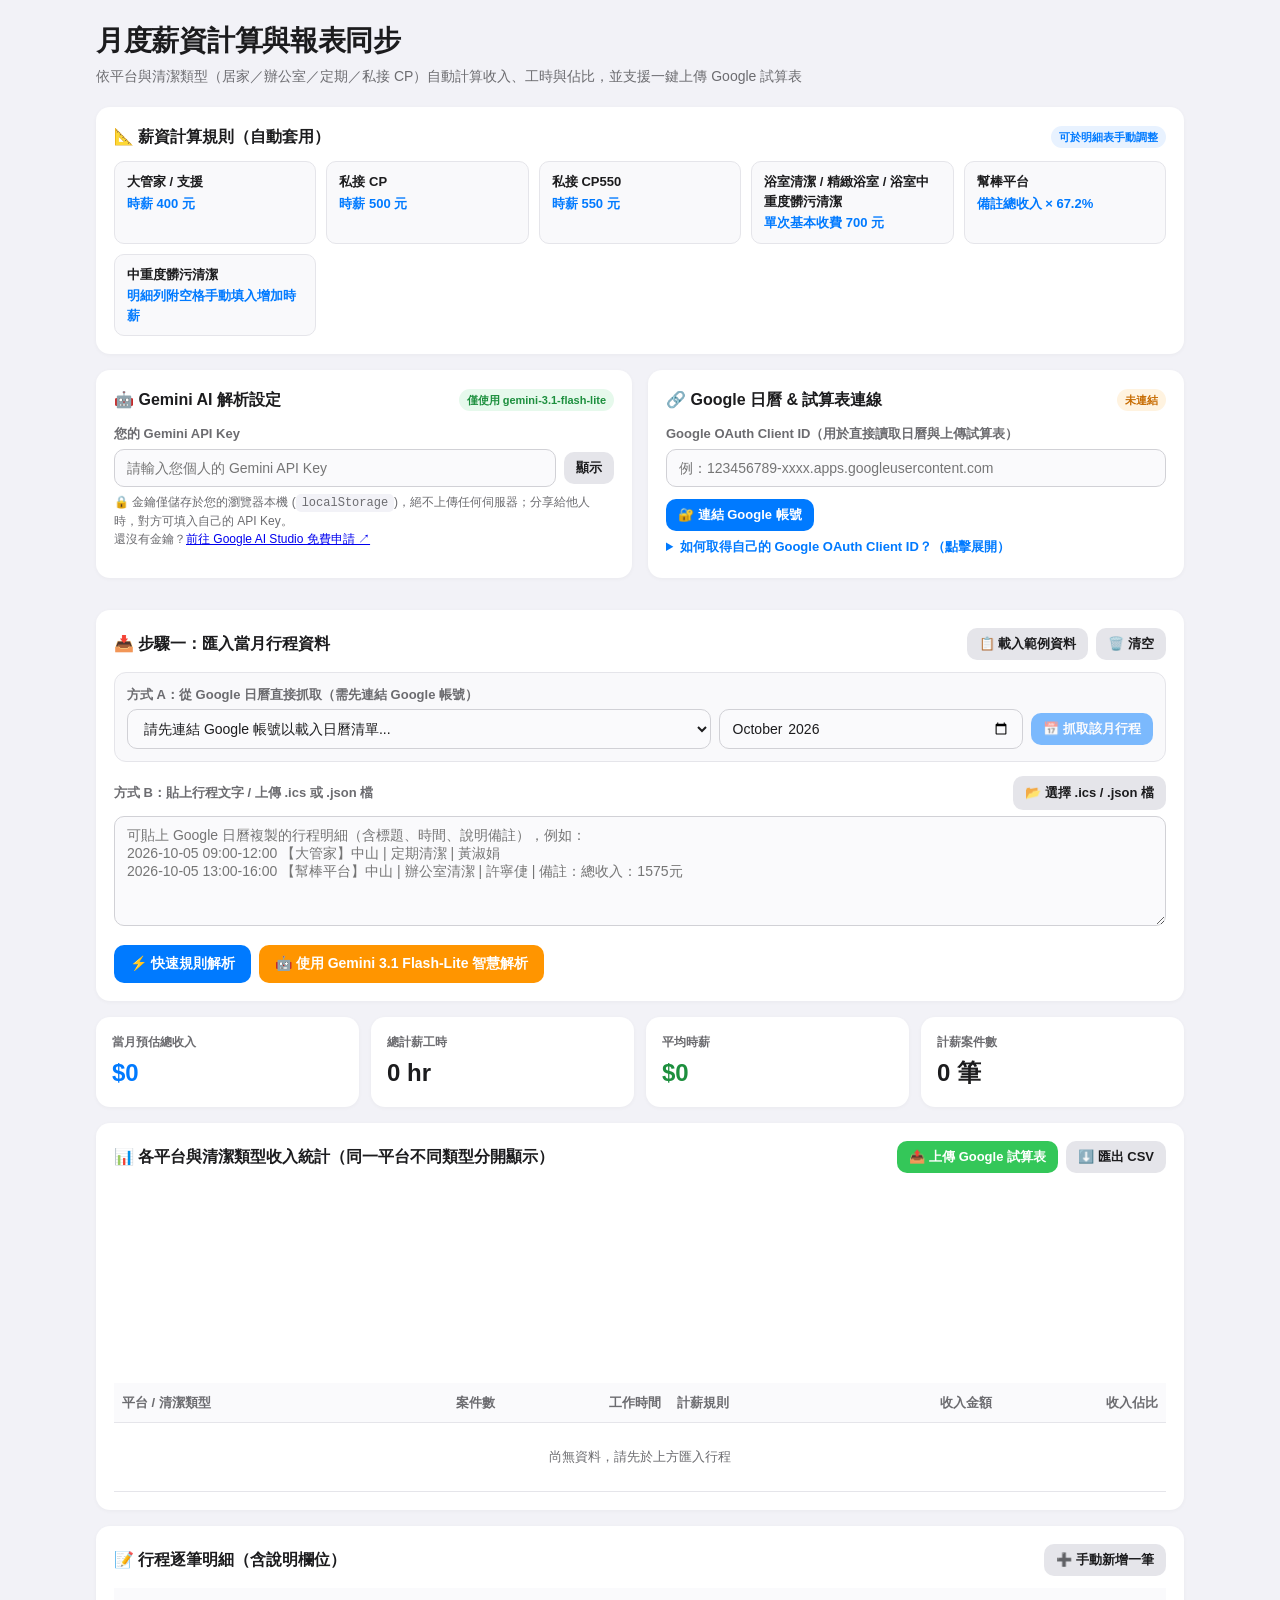
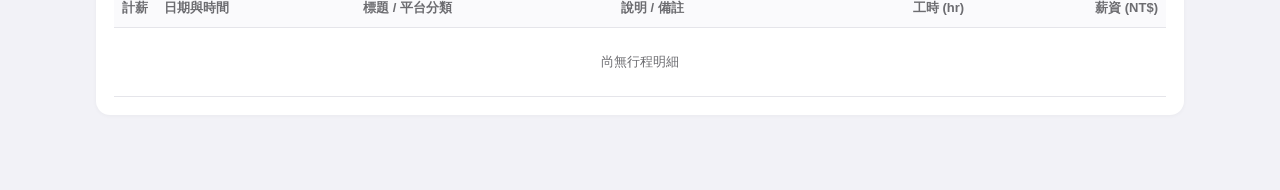
<file: salary.html>
<!DOCTYPE html>
<html lang="zh-TW">
<head>
  <meta charset="UTF-8">
  <meta name="viewport" content="width=device-width, initial-scale=1.0, maximum-scale=1.0, user-scalable=no">
  <title>💰 薪資計算與 Google 試算表同步 | AI 清潔工作台</title>
  <script src="https://accounts.google.com/gsi/client" async defer></script>
  <style>
    :root {
      --system-blue: #007AFF;
      --system-green: #34C759;
      --system-orange: #FF9500;
      --system-purple: #AF52DE;
      --system-red: #FF3B30;
      --system-bg: #F2F2F7;
      --card-bg: #FFFFFF;
      --text-primary: #1C1C1E;
      --text-secondary: #6C6C70;
      --border-color: #E5E5EA;
      --radius: 14px;
    }

    * {
      box-sizing: border-box;
      margin: 0;
      padding: 0;
      -webkit-tap-highlight-color: transparent;
    }

    body {
      font-family: -apple-system, BlinkMacSystemFont, "SF Pro Text", "PingFang TC", "Microsoft JhengHei", sans-serif;
      background-color: var(--system-bg);
      color: var(--text-primary);
      line-height: 1.5;
      -webkit-font-smoothing: antialiased;
    }

    /* Top Nav */
    .top-nav {
      background: rgba(255, 255, 255, 0.9);
      backdrop-filter: blur(12px);
      -webkit-backdrop-filter: blur(12px);
      border-bottom: 1px solid var(--border-color);
      position: sticky;
      top: 0;
      z-index: 100;
      padding: 10px 16px;
    }

    .nav-inner {
      max-width: 1120px;
      margin: 0 auto;
      display: flex;
      align-items: center;
      justify-content: space-between;
      gap: 12px;
      flex-wrap: wrap;
    }

    .nav-brand {
      font-size: 17px;
      font-weight: 700;
      color: var(--text-primary);
      display: flex;
      align-items: center;
      gap: 8px;
    }

    .nav-tabs {
      display: flex;
      background: #E5E5EA;
      padding: 3px;
      border-radius: 10px;
      gap: 4px;
    }

    .nav-tab {
      text-decoration: none;
      color: var(--text-secondary);
      font-size: 13px;
      font-weight: 600;
      padding: 6px 12px;
      border-radius: 8px;
      transition: all 0.2s;
    }

    .nav-tab.active {
      background: #FFFFFF;
      color: var(--system-blue);
      box-shadow: 0 1px 3px rgba(0,0,0,0.1);
    }

    /* Main Container */
    .container {
      max-width: 1120px;
      margin: 0 auto;
      padding: 20px 16px 60px;
    }

    .page-header {
      margin-bottom: 20px;
    }

    .page-header h1 {
      font-size: 28px;
      font-weight: 700;
      letter-spacing: -0.3px;
    }

    .page-header p {
      font-size: 14px;
      color: var(--text-secondary);
      margin-top: 4px;
    }

    /* Grid Layout */
    .grid-2 {
      display: grid;
      grid-template-columns: 1fr;
      gap: 16px;
      margin-bottom: 16px;
    }

    @media (min-width: 860px) {
      .grid-2 {
        grid-template-columns: 1fr 1fr;
      }
    }

    .card {
      background: var(--card-bg);
      border-radius: var(--radius);
      padding: 18px;
      box-shadow: 0 1px 4px rgba(0, 0, 0, 0.04);
      margin-bottom: 16px;
    }

    .card-title {
      font-size: 16px;
      font-weight: 700;
      margin-bottom: 12px;
      display: flex;
      align-items: center;
      justify-content: space-between;
      gap: 8px;
    }

    .badge {
      font-size: 11px;
      font-weight: 600;
      padding: 3px 8px;
      border-radius: 999px;
      background: #E8F2FF;
      color: var(--system-blue);
    }

    .badge-green {
      background: #E6F9EC;
      color: #1D8F3E;
    }

    .badge-orange {
      background: #FFF3E0;
      color: #C76B00;
    }

    /* Form Controls */
    .form-group {
      margin-bottom: 12px;
    }

    .form-label {
      display: block;
      font-size: 13px;
      font-weight: 600;
      color: var(--text-secondary);
      margin-bottom: 5px;
    }

    .input, .select, .textarea {
      width: 100%;
      padding: 10px 12px;
      border: 1px solid #D1D1D6;
      border-radius: 10px;
      font-size: 14px;
      font-family: inherit;
      background: #FAFAFC;
      color: var(--text-primary);
      outline: none;
      transition: border-color 0.2s, background 0.2s;
    }

    .input:focus, .select:focus, .textarea:focus {
      border-color: var(--system-blue);
      background: #FFFFFF;
    }

    .textarea {
      min-height: 110px;
      resize: vertical;
    }

    .row-inline {
      display: flex;
      gap: 8px;
      align-items: center;
      flex-wrap: wrap;
    }

    .btn {
      display: inline-flex;
      align-items: center;
      justify-content: center;
      gap: 6px;
      padding: 10px 16px;
      border: none;
      border-radius: 10px;
      font-size: 14px;
      font-weight: 600;
      cursor: pointer;
      transition: opacity 0.15s, transform 0.1s;
      font-family: inherit;
    }

    .btn:active {
      transform: scale(0.98);
    }

    .btn:disabled {
      opacity: 0.5;
      cursor: not-allowed;
    }

    .btn-primary { background: var(--system-blue); color: #fff; }
    .btn-green { background: var(--system-green); color: #fff; }
    .btn-orange { background: var(--system-orange); color: #fff; }
    .btn-secondary { background: #E5E5EA; color: var(--text-primary); }
    .btn-sm { padding: 7px 12px; font-size: 13px; }

    .hint {
      font-size: 12px;
      color: var(--text-secondary);
      margin-top: 6px;
      line-height: 1.5;
    }

    /* Rules Strip */
    .rules-grid {
      display: grid;
      grid-template-columns: repeat(auto-fit, minmax(190px, 1fr));
      gap: 10px;
    }

    .rule-item {
      background: #F9F9FB;
      border: 1px solid var(--border-color);
      border-radius: 10px;
      padding: 10px 12px;
      font-size: 13px;
    }

    .rule-item strong {
      display: block;
      color: var(--text-primary);
      margin-bottom: 2px;
    }

    .rule-item span {
      color: var(--system-blue);
      font-weight: 700;
    }

    /* KPI Summary Cards */
    .kpi-grid {
      display: grid;
      grid-template-columns: repeat(2, 1fr);
      gap: 12px;
      margin-bottom: 16px;
    }

    @media (min-width: 680px) {
      .kpi-grid {
        grid-template-columns: repeat(4, 1fr);
      }
    }

    .kpi-card {
      background: var(--card-bg);
      border-radius: var(--radius);
      padding: 16px;
      box-shadow: 0 1px 4px rgba(0, 0, 0, 0.04);
    }

    .kpi-label {
      font-size: 12px;
      color: var(--text-secondary);
      font-weight: 600;
    }

    .kpi-value {
      font-size: 24px;
      font-weight: 700;
      margin-top: 4px;
      color: var(--text-primary);
    }

    .kpi-value.blue { color: var(--system-blue); }
    .kpi-value.green { color: #1D8F3E; }

    /* Charts & Breakdown */
    .chart-wrap {
      display: flex;
      flex-direction: column;
      align-items: center;
      gap: 16px;
    }

    @media (min-width: 560px) {
      .chart-wrap {
        flex-direction: row;
        align-items: center;
      }
    }

    .legend-list {
      flex: 1;
      width: 100%;
      display: flex;
      flex-direction: column;
      gap: 8px;
    }

    .legend-item {
      display: flex;
      align-items: center;
      justify-content: space-between;
      font-size: 13px;
      gap: 8px;
    }

    .legend-left {
      display: flex;
      align-items: center;
      gap: 8px;
    }

    .legend-dot {
      width: 10px;
      height: 10px;
      border-radius: 50%;
      flex-shrink: 0;
    }

    /* Tables */
    .table-wrap {
      overflow-x: auto;
      -webkit-overflow-scrolling: touch;
    }

    table {
      width: 100%;
      border-collapse: collapse;
      font-size: 13px;
    }

    th, td {
      padding: 10px 8px;
      text-align: left;
      border-bottom: 1px solid var(--border-color);
      vertical-align: top;
    }

    th {
      font-weight: 600;
      color: var(--text-secondary);
      background: #FAFAFC;
      white-space: nowrap;
    }

    td.num, th.num {
      text-align: right;
      font-variant-numeric: tabular-nums;
      white-space: nowrap;
    }

    tr.excluded {
      opacity: 0.45;
      background: #FAFAFC;
    }

    .desc-cell {
      max-width: 300px;
      font-size: 12px;
      color: var(--text-secondary);
      word-break: break-word;
    }

    .progress-bar {
      width: 80px;
      height: 6px;
      background: #E5E5EA;
      border-radius: 999px;
      overflow: hidden;
      display: inline-block;
      vertical-align: middle;
      margin-right: 6px;
    }

    .progress-fill {
      height: 100%;
      border-radius: 999px;
    }

    /* Status banner */
    .status-box {
      padding: 10px 14px;
      border-radius: 10px;
      font-size: 13px;
      margin-top: 10px;
      display: none;
    }

    .status-box.show { display: block; }
    .status-box.info { background: #E8F2FF; color: #0055B3; }
    .status-box.success { background: #E6F9EC; color: #1D8F3E; }
    .status-box.error { background: #FFEBEA; color: #C62828; }

    /* Modal */
    .modal-overlay {
      position: fixed;
      inset: 0;
      background: rgba(0, 0, 0, 0.45);
      backdrop-filter: blur(4px);
      display: none;
      align-items: center;
      justify-content: center;
      z-index: 1000;
      padding: 16px;
    }

    .modal-overlay.show {
      display: flex;
    }

    .modal-box {
      background: #fff;
      width: 100%;
      max-width: 520px;
      border-radius: 16px;
      padding: 22px;
      box-shadow: 0 20px 45px rgba(0, 0, 0, 0.25);
      max-height: 90vh;
      overflow-y: auto;
    }

    .modal-header {
      display: flex;
      justify-content: space-between;
      align-items: center;
      margin-bottom: 14px;
    }

    .modal-header h3 {
      font-size: 18px;
      font-weight: 700;
    }

    .close-btn {
      background: #F2F2F7;
      border: none;
      width: 30px;
      height: 30px;
      border-radius: 50%;
      font-size: 16px;
      cursor: pointer;
    }

    details summary {
      cursor: pointer;
      font-size: 13px;
      font-weight: 600;
      color: var(--system-blue);
      margin-top: 6px;
    }

    code.inline {
      background: #F2F2F7;
      padding: 2px 6px;
      border-radius: 5px;
      font-size: 12px;
      font-family: ui-monospace, SFMono-Regular, Menlo, monospace;
    }
  </style>
</head>
<body>
  <div class="container">
    <div class="page-header">
      <h1>月度薪資計算與報表同步</h1>
      <p>依平台與清潔類型（居家／辦公室／定期／私接 CP）自動計算收入、工時與佔比，並支援一鍵上傳 Google 試算表</p>
    </div>

    <!-- Salary Rules -->
    <div class="card">
      <div class="card-title">
        <span>📐 薪資計算規則（自動套用）</span>
        <span class="badge">可於明細表手動調整</span>
      </div>
      <div class="rules-grid">
        <div class="rule-item">
          <strong>大管家 / 支援</strong>
          <span>時薪 400 元</span>
        </div>
        <div class="rule-item">
          <strong>私接 CP</strong>
          <span>時薪 500 元</span>
        </div>
        <div class="rule-item">
          <strong>私接 CP550</strong>
          <span>時薪 550 元</span>
        </div>
        <div class="rule-item">
          <strong>浴室清潔 / 精緻浴室 / 浴室中重度髒污清潔</strong>
          <span>單次基本收費 700 元</span>
        </div>
        <div class="rule-item">
          <strong>幫棒平台</strong>
          <span>備註總收入 × 67.2%</span>
        </div>
        <div class="rule-item">
          <strong>中重度髒污清潔</strong>
          <span>明細列附空格手動填入增加時薪</span>
        </div>
      </div>
    </div>

    <!-- Settings: Gemini API + Google OAuth -->
    <div class="grid-2">
      <!-- Gemini 3.1 Flash-Lite Card -->
      <div class="card">
        <div class="card-title">
          <span>🤖 Gemini AI 解析設定</span>
          <span class="badge badge-green">僅使用 gemini-3.1-flash-lite</span>
        </div>
        <div class="form-group">
          <label class="form-label" for="geminiApiKey">您的 Gemini API Key</label>
          <div class="row-inline">
            <input type="password" id="geminiApiKey" class="input" style="flex:1" placeholder="請輸入您個人的 Gemini API Key">
            <button class="btn btn-secondary btn-sm" onclick="toggleKeyVisibility('geminiApiKey')">顯示</button>
          </div>
          <p class="hint">
            🔒 金鑰僅儲存於您的瀏覽器本機 (<code class="inline">localStorage</code>)，絕不上傳任何伺服器；分享給他人時，對方可填入自己的 API Key。<br>
            還沒有金鑰？<a href="https://aistudio.google.com/app/apikey" target="_blank" rel="noopener">前往 Google AI Studio 免費申請 ↗</a>
          </p>
        </div>
      </div>

      <!-- Google Account OAuth Card -->
      <div class="card">
        <div class="card-title">
          <span>🔗 Google 日曆 & 試算表連線</span>
          <span id="googleAuthBadge" class="badge badge-orange">未連結</span>
        </div>
        <div class="form-group">
          <label class="form-label" for="googleClientId">Google OAuth Client ID（用於直接讀取日曆與上傳試算表）</label>
          <input type="text" id="googleClientId" class="input" placeholder="例：123456789-xxxx.apps.googleusercontent.com">
        </div>
        <div class="row-inline">
          <button id="btnGoogleSignIn" class="btn btn-primary btn-sm" onclick="handleGoogleAuth()">🔐 連結 Google 帳號</button>
          <button id="btnGoogleSignOut" class="btn btn-secondary btn-sm" onclick="handleGoogleSignOut()" style="display:none">登出</button>
        </div>
        <details>
          <summary>如何取得自己的 Google OAuth Client ID？（點擊展開）</summary>
          <p class="hint">
            1. 前往 Google Cloud Console → 建立專案 → 啟用 <strong>Google Calendar API</strong>、<strong>Google Sheets API</strong>、<strong>Google Drive API</strong>。<br>
            2. 在「OAuth 同意畫面」設定為外部並加入您的 Gmail 為測試使用者。<br>
            3. 在「憑證」建立「OAuth 用戶端 ID（網頁應用程式）」，於「已授權的 JavaScript 來源」填入您的 GitHub Pages 網址（如 <code class="inline">https://bloodtw.github.io</code>）。
          </p>
        </details>
      </div>
    </div>

    <!-- Data Input Card -->
    <div class="card">
      <div class="card-title">
        <span>📥 步驟一：匯入當月行程資料</span>
        <div class="row-inline">
          <button class="btn btn-secondary btn-sm" onclick="loadSampleData()">📋 載入範例資料</button>
          <button class="btn btn-secondary btn-sm" onclick="clearAllEvents()">🗑️ 清空</button>
        </div>
      </div>

      <!-- Google Calendar Fetch Row -->
      <div style="background:#F9F9FB; border:1px solid var(--border-color); border-radius:12px; padding:12px; margin-bottom:14px;">
        <div class="form-label">方式 A：從 Google 日曆直接抓取（需先連結 Google 帳號）</div>
        <div class="row-inline">
          <select id="calendarSelect" class="select" style="flex:2; min-width:180px;">
            <option value="">請先連結 Google 帳號以載入日曆清單...</option>
          </select>
          <input type="month" id="targetMonth" class="input" style="flex:1; min-width:140px;" value="2026-10">
          <button id="btnFetchCal" class="btn btn-primary btn-sm" onclick="fetchGoogleCalendarEvents()" disabled>📅 抓取該月行程</button>
        </div>
      </div>

      <!-- Paste / ICS / AI Parse Row -->
      <div class="form-group">
        <div class="row-inline" style="justify-content:space-between; margin-bottom:6px;">
          <label class="form-label" style="margin:0;">方式 B：貼上行程文字 / 上傳 .ics 或 .json 檔</label>
          <label class="btn btn-secondary btn-sm" style="cursor:pointer;">
            📂 選擇 .ics / .json 檔
            <input type="file" id="fileImport" accept=".ics,.json,.txt" style="display:none" onchange="handleFileUpload(event)">
          </label>
        </div>
        <textarea id="rawTextInput" class="textarea" placeholder="可貼上 Google 日曆複製的行程明細（含標題、時間、說明備註），例如：&#10;2026-10-05 09:00-12:00 【大管家】中山 | 定期清潔 | 黃淑娟&#10;2026-10-05 13:00-16:00 【幫棒平台】中山 | 辦公室清潔 | 許寧倢 | 備註：總收入：1575元"></textarea>
      </div>

      <div class="row-inline">
        <button class="btn btn-primary" onclick="parseRawTextLocal()">⚡ 快速規則解析</button>
        <button id="btnAiParse" class="btn btn-orange" onclick="parseWithGemini()">🤖 使用 Gemini 3.1 Flash-Lite 智慧解析</button>
      </div>
      <div id="importStatus" class="status-box"></div>
    </div>

    <!-- KPI Summary -->
    <div class="kpi-grid">
      <div class="kpi-card">
        <div class="kpi-label">當月預估總收入</div>
        <div class="kpi-value blue" id="kpiTotalIncome">$0</div>
      </div>
      <div class="kpi-card">
        <div class="kpi-label">總計薪工時</div>
        <div class="kpi-value" id="kpiTotalHours">0 hr</div>
      </div>
      <div class="kpi-card">
        <div class="kpi-label">平均時薪</div>
        <div class="kpi-value green" id="kpiAvgHourly">$0</div>
      </div>
      <div class="kpi-card">
        <div class="kpi-label">計薪案件數</div>
        <div class="kpi-value" id="kpiTotalJobs">0 筆</div>
      </div>
    </div>

    <!-- Summary Breakdown + Chart -->
    <div class="card">
      <div class="card-title">
        <span>📊 各平台與清潔類型收入統計（同一平台不同類型分開顯示）</span>
        <div class="row-inline">
          <button class="btn btn-green btn-sm" onclick="openSheetsModal()">📤 上傳 Google 試算表</button>
          <button class="btn btn-secondary btn-sm" onclick="exportCSV()">⬇️ 匯出 CSV</button>
        </div>
      </div>

      <div class="chart-wrap" style="margin-bottom:18px;">
        <div id="donutChartContainer" style="width:180px; height:180px; flex-shrink:0;"></div>
        <div id="chartLegend" class="legend-list"></div>
      </div>

      <div class="table-wrap">
        <table>
          <thead>
            <tr>
              <th>平台 / 清潔類型</th>
              <th class="num">案件數</th>
              <th class="num">工作時間</th>
              <th>計薪規則</th>
              <th class="num">收入金額</th>
              <th class="num">收入佔比</th>
            </tr>
          </thead>
          <tbody id="summaryTableBody">
            <tr><td colspan="6" style="text-align:center; color:var(--text-secondary); padding:24px;">尚無資料，請先於上方匯入行程</td></tr>
          </tbody>
        </table>
      </div>
    </div>

    <!-- Detailed Events Table -->
    <div class="card">
      <div class="card-title">
        <span>📝 行程逐筆明細（含說明欄位）</span>
        <button class="btn btn-secondary btn-sm" onclick="addManualRow()">➕ 手動新增一筆</button>
      </div>
      <div class="table-wrap">
        <table>
          <thead>
            <tr>
              <th style="width:36px;">計薪</th>
              <th>日期與時間</th>
              <th>標題 / 平台分類</th>
              <th>說明 / 備註</th>
              <th class="num">工時 (hr)</th>
              <th class="num">薪資 (NT$)</th>
            </tr>
          </thead>
          <tbody id="detailTableBody">
            <tr><td colspan="6" style="text-align:center; color:var(--text-secondary); padding:24px;">尚無行程明細</td></tr>
          </tbody>
        </table>
      </div>
    </div>
  </div>

  <!-- Google Sheets Upload Modal -->
  <div id="sheetsModal" class="modal-overlay">
    <div class="modal-box">
      <div class="modal-header">
        <h3>📤 上傳至 Google 試算表</h3>
        <button class="close-btn" onclick="closeSheetsModal()">✕</button>
      </div>

      <div id="sheetsOAuthSection">
        <div class="form-group">
          <label class="form-label">1. 請問要存在哪一個 Google 試算表檔案？</label>
          <div class="row-inline">
            <select id="spreadsheetSelect" class="select" style="flex:1" onchange="onSpreadsheetSelected()">
              <option value="">-- 請選擇試算表檔案 --</option>
            </select>
            <button class="btn btn-secondary btn-sm" onclick="loadUserSpreadsheets()">🔄 重新整理</button>
          </div>
          <p class="hint">或直接貼入試算表網址 / ID：</p>
          <div class="row-inline" style="margin-top:4px;">
            <input type="text" id="manualSpreadsheetId" class="input" style="flex:1" placeholder="https://docs.google.com/spreadsheets/d/xxxx/edit">
            <button class="btn btn-secondary btn-sm" onclick="loadTabsFromManualId()">讀取分頁</button>
          </div>
          <div style="margin-top:8px;">
            <button class="btn btn-secondary btn-sm" onclick="createNewSpreadsheet()">✨ 建立全新的試算表檔案</button>
          </div>
        </div>

        <div class="form-group" style="margin-top:14px;">
          <label class="form-label">2. 請問要存在哪一個工作表（分頁）？</label>
          <select id="worksheetSelect" class="select" onchange="onWorksheetSelectChange()">
            <option value="">-- 請先選擇試算表檔案 --</option>
          </select>
          <div id="newWorksheetWrap" style="margin-top:8px; display:none;">
            <input type="text" id="newWorksheetName" class="input" placeholder="輸入新工作表名稱，例如：2026年10月薪資">
          </div>
        </div>

        <div class="form-group">
          <label class="form-label">寫入模式</label>
          <select id="writeMode" class="select">
            <option value="replace">覆寫該工作表內容（清除舊內容後寫入完整統計與明細）</option>
            <option value="append">附加在該工作表現有資料下方</option>
          </select>
        </div>

        <div class="row-inline" style="justify-content:flex-end; margin-top:16px;">
          <button class="btn btn-secondary" onclick="closeSheetsModal()">取消</button>
          <button id="btnConfirmUploadSheets" class="btn btn-green" onclick="uploadToGoogleSheets()">✅ 確認上傳寫入</button>
        </div>
      </div>

      <div id="sheetsFallbackSection" style="display:none; margin-top:12px; border-top:1px solid var(--border-color); padding-top:12px;">
        <p class="hint" style="color:var(--system-orange); font-weight:600;">
          ⚠️ 您尚未連結 Google OAuth 帳號，無法直接自動列出雲端試算表檔案。
        </p>
        <p class="hint">您可以先於主畫面輸入 Google OAuth Client ID 並連結帳號，或使用下方免 OAuth 方式：</p>
        <div class="form-group" style="margin-top:8px;">
          <label class="form-label">替代方案：Google Apps Script Web App URL</label>
          <input type="text" id="gasWebhookUrl" class="input" placeholder="https://script.google.com/macros/s/.../exec">
          <div class="row-inline" style="margin-top:8px;">
            <button class="btn btn-primary btn-sm" onclick="uploadViaGAS()">🚀 透過 Apps Script 上傳</button>
            <button class="btn btn-secondary btn-sm" onclick="exportCSV()">⬇️ 直接下載 CSV 匯入試算表</button>
          </div>
        </div>
      </div>

      <div id="sheetsUploadStatus" class="status-box"></div>
    </div>
  </div>

  <script>
    // ==========================================
    // State & Constants
    // ==========================================
    const GEMINI_MODEL = 'gemini-3.1-flash-lite';
    const GOOGLE_SCOPES = [
      'https://www.googleapis.com/auth/calendar.readonly',
      'https://www.googleapis.com/auth/spreadsheets',
      'https://www.googleapis.com/auth/drive.readonly'
    ].join(' ');

    const CHART_COLORS = [
      '#007AFF', '#34C759', '#FF9500', '#AF52DE',
      '#FF2D55', '#5AC8FA', '#5856D6', '#FFCC00'
    ];

    let eventsList = []; // { id, date, timeRange, hours, summary, description, platform, serviceType, category, ruleText, pay, included }
    let googleAccessToken = null;
    let tokenClient = null;

    // ==========================================
    // Init
    // ==========================================
    document.addEventListener('DOMContentLoaded', () => {
      const savedKey = localStorage.getItem('geminiApiKey') || '';
      document.getElementById('geminiApiKey').value = savedKey;
      document.getElementById('geminiApiKey').addEventListener('input', (e) => {
        localStorage.setItem('geminiApiKey', e.target.value.trim());
      });

      const savedClientId = localStorage.getItem('googleClientId') || '';
      document.getElementById('googleClientId').value = savedClientId;
      document.getElementById('googleClientId').addEventListener('input', (e) => {
        localStorage.setItem('googleClientId', e.target.value.trim());
      });

      const savedGas = localStorage.getItem('gasWebhookUrl') || '';
      document.getElementById('gasWebhookUrl').value = savedGas;
      document.getElementById('gasWebhookUrl').addEventListener('input', (e) => {
        localStorage.setItem('gasWebhookUrl', e.target.value.trim());
      });

      document.getElementById('calendarSelect').addEventListener('change', (e) => {
        if (e.target.value) localStorage.setItem('selectedCalendarId', e.target.value);
      });

      restoreGoogleSession();
    });

    function toggleKeyVisibility(id) {
      const el = document.getElementById(id);
      el.type = el.type === 'password' ? 'text' : 'password';
    }

    function showStatus(elId, msg, type = 'info') {
      const box = document.getElementById(elId);
      box.textContent = msg;
      box.className = `status-box show ${type}`;
    }

    // ==========================================
    // Salary Classification & Calculation Logic
    // ==========================================
    function classifyAndCalculate(summary = '', description = '', hours = 0) {
      const sum = (summary || '').trim();
      const desc = (description || '').trim();
      const combined = `${sum} ${desc}`;
      const lowerSum = sum.toLowerCase();
      const hasHeavyDirt = combined.includes('中重度髒污') || combined.includes('中重度髒汙');
      const isBathroom =
        sum.includes('浴室清潔') || desc.includes('浴室清潔') ||
        sum.includes('精緻浴室') || desc.includes('精緻浴室') ||
        sum.includes('浴室中重度髒污') || desc.includes('浴室中重度髒污') ||
        sum.includes('浴室中重度髒汙') || desc.includes('浴室中重度髒汙');

      // Non-working events
      if (!sum || sum === '休息' || sum.includes('聚餐') || sum.includes('休假')) {
        return {
          platform: '非計薪',
          serviceType: '非工作行程',
          category: '非計薪行程',
          ruleText: '不計薪',
          baseHourly: 0,
          basePay: 0,
          extraHourly: 0,
          hasHeavyDirt: false,
          pay: 0,
          included: false
        };
      }

      // Extract platform
      let platform = '其他';
      if (sum.includes('大管家') || sum.includes('支援')) platform = '大管家';
      else if (lowerSum.includes('cp')) platform = '私接';
      else if (sum.includes('幫棒')) platform = '幫棒';

      // Rule 0: 浴室清潔 / 精緻浴室 / 浴室中重度髒污(汙)清潔 -> 單次基本收費 700 元
      if (isBathroom) {
        const basePay = 700;
        const catPrefix = platform === '其他' ? '專業清潔' : platform;
        return {
          platform,
          serviceType: '浴室清潔',
          category: `${catPrefix} - 浴室清潔`,
          ruleText: '單次基本 700 元' + (hasHeavyDirt ? ' (+中重度加價)' : ''),
          baseHourly: 0,
          basePay,
          extraHourly: 0,
          hasHeavyDirt,
          pay: basePay,
          included: true
        };
      }

      // Extract service type (居家清潔 vs 辦公室清潔 vs 定期清潔)
      let serviceType = '一般清潔';
      if (sum.includes('辦公室清潔') || sum.includes('定期辦公室') || sum.includes('辦公室')) {
        serviceType = '辦公室清潔';
      } else if (sum.includes('居家清潔')) {
        serviceType = '居家清潔';
      } else if (sum.includes('定期清潔')) {
        serviceType = '定期清潔';
      }

      // Rule 1: 大管家 or 支援 -> 時薪 400
      if (platform === '大管家') {
        const basePay = Math.round(hours * 400);
        return {
          platform: '大管家',
          serviceType,
          category: `大管家 - ${serviceType}`,
          ruleText: '時薪 400 元' + (hasHeavyDirt ? ' (+中重度加價)' : ''),
          baseHourly: 400,
          basePay,
          extraHourly: 0,
          hasHeavyDirt,
          pay: basePay,
          included: true
        };
      }

      // Rule 2: cp550 -> 時薪 550 (check before cp!)
      if (lowerSum.includes('cp550')) {
        const basePay = Math.round(hours * 550);
        return {
          platform: '私接',
          serviceType: 'CP550',
          category: '私接 - CP550',
          ruleText: '時薪 550 元' + (hasHeavyDirt ? ' (+中重度加價)' : ''),
          baseHourly: 550,
          basePay,
          extraHourly: 0,
          hasHeavyDirt,
          pay: basePay,
          included: true
        };
      }

      // Rule 3: cp -> 時薪 500
      if (lowerSum.includes('cp')) {
        const basePay = Math.round(hours * 500);
        return {
          platform: '私接',
          serviceType: 'CP',
          category: '私接 - CP',
          ruleText: '時薪 500 元' + (hasHeavyDirt ? ' (+中重度加價)' : ''),
          baseHourly: 500,
          basePay,
          extraHourly: 0,
          hasHeavyDirt,
          pay: basePay,
          included: true
        };
      }

      // Rule 4: 幫棒 -> 備註總收入 * 67.2%
      if (platform === '幫棒') {
        let gross = 0;
        const match = combined.match(/總收入[：:\s]*\$?\s*(\d+(?:\.\d+)?)/);
        if (match) {
          gross = parseFloat(match[1]);
        }
        const basePay = gross * 0.672;
        return {
          platform: '幫棒',
          serviceType,
          category: `幫棒 - ${serviceType}`,
          ruleText: (gross > 0 ? `總收入 ${gross} × 67.2%` : '未偵測到總收入') + (hasHeavyDirt ? ' (+中重度加價)' : ''),
          baseHourly: 0,
          basePay,
          extraHourly: 0,
          hasHeavyDirt,
          pay: basePay,
          included: true
        };
      }

      // Fallback
      return {
        platform: '其他',
        serviceType,
        category: `其他 - ${serviceType}`,
        ruleText: '需手動設定',
        baseHourly: 0,
        basePay: 0,
        extraHourly: 0,
        hasHeavyDirt,
        pay: 0,
        included: true
      };
    }

    // ==========================================
    // Render Dashboard, Chart & Tables
    // ==========================================
    function renderAll() {
      const includedEvents = eventsList.filter(e => e.included);
      const totalPayExact = includedEvents.reduce((acc, e) => acc + (Number(e.pay) || 0), 0);
      const totalPay = Math.round(totalPayExact);
      const totalHours = includedEvents.reduce((acc, e) => acc + (Number(e.hours) || 0), 0);
      const avgHourly = totalHours > 0 ? Math.round(totalPay / totalHours) : 0;

      document.getElementById('kpiTotalIncome').textContent = `$${totalPay.toLocaleString()}`;
      document.getElementById('kpiTotalHours').textContent = `${Number(totalHours.toFixed(2))} hr`;
      document.getElementById('kpiAvgHourly').textContent = `$${avgHourly.toLocaleString()}/hr`;
      document.getElementById('kpiTotalJobs').textContent = `${includedEvents.length} 筆`;

      // Group by category
      const groups = {};
      for (const e of includedEvents) {
        const cat = e.category || '未分類';
        if (!groups[cat]) {
          groups[cat] = {
            category: cat,
            count: 0,
            hours: 0,
            pay: 0,
            ruleSet: new Set()
          };
        }
        groups[cat].count += 1;
        groups[cat].hours += Number(e.hours) || 0;
        groups[cat].pay += Number(e.pay) || 0;
        groups[cat].ruleSet.add(e.ruleText);
      }

      const sortedGroups = Object.values(groups).sort((a, b) => b.pay - a.pay);

      // Summary Table
      const summaryBody = document.getElementById('summaryTableBody');
      if (sortedGroups.length === 0) {
        summaryBody.innerHTML = '<tr><td colspan="6" style="text-align:center; color:var(--text-secondary); padding:24px;">尚無計薪資料</td></tr>';
      } else {
        summaryBody.innerHTML = sortedGroups.map((g, idx) => {
          const pct = totalPayExact > 0 ? ((g.pay / totalPayExact) * 100).toFixed(2) : '0.00';
          const color = CHART_COLORS[idx % CHART_COLORS.length];
          const rules = Array.from(g.ruleSet).join(' / ');
          return `
            <tr>
              <td><span class="legend-dot" style="background:${color}; display:inline-block; margin-right:6px;"></span><strong>${escapeHtml(g.category)}</strong></td>
              <td class="num">${g.count} 筆</td>
              <td class="num">${Number(g.hours.toFixed(2))} hr</td>
              <td style="font-size:12px; color:var(--text-secondary);">${escapeHtml(rules)}</td>
              <td class="num"><strong>$${Math.round(g.pay).toLocaleString()}</strong></td>
              <td class="num">
                <div class="progress-bar"><div class="progress-fill" style="width:${pct}%; background:${color};"></div></div>
                ${pct}%
              </td>
            </tr>
          `;
        }).join('') + `
          <tr style="background:#F2F2F7; font-weight:700;">
            <td>合計</td>
            <td class="num">${includedEvents.length} 筆</td>
            <td class="num">${Number(totalHours.toFixed(2))} hr</td>
            <td>—</td>
            <td class="num" style="color:var(--system-blue);">$${totalPay.toLocaleString()}</td>
            <td class="num">100.00%</td>
          </tr>
        `;
      }

      renderDonutChart(sortedGroups, totalPayExact);
      renderDetailTable();
    }

    function renderDonutChart(groups, totalPay) {
      const container = document.getElementById('donutChartContainer');
      const legend = document.getElementById('chartLegend');

      if (!groups.length || totalPay <= 0) {
        container.innerHTML = '<svg viewBox="0 0 100 100"><circle cx="50" cy="50" r="38" fill="none" stroke="#E5E5EA" stroke-width="14"/></svg>';
        legend.innerHTML = '<p style="color:var(--text-secondary); font-size:13px;">匯入行程後將顯示收入佔比圖表</p>';
        return;
      }

      const r = 38;
      const circ = 2 * Math.PI * r;
      let offset = 0;

      const circles = groups.map((g, idx) => {
        const fraction = g.pay / totalPay;
        const dash = fraction * circ;
        const color = CHART_COLORS[idx % CHART_COLORS.length];
        const svgCircle = `<circle cx="50" cy="50" r="${r}" fill="none" stroke="${color}" stroke-width="14" stroke-dasharray="${dash} ${circ - dash}" stroke-dashoffset="${-offset}" transform="rotate(-90 50 50)"/>`;
        offset += dash;
        return svgCircle;
      }).join('');

      container.innerHTML = `
        <svg viewBox="0 0 100 100" style="width:100%; height:100%;">
          ${circles}
          <text x="50" y="47" text-anchor="middle" font-size="8" fill="#6C6C70" font-weight="600">總收入</text>
          <text x="50" y="58" text-anchor="middle" font-size="10" fill="#1C1C1E" font-weight="700">$${Math.round(totalPay).toLocaleString()}</text>
        </svg>
      `;

      legend.innerHTML = groups.map((g, idx) => {
        const pct = ((g.pay / totalPay) * 100).toFixed(1);
        const color = CHART_COLORS[idx % CHART_COLORS.length];
        return `
          <div class="legend-item">
            <div class="legend-left">
              <span class="legend-dot" style="background:${color};"></span>
              <span>${escapeHtml(g.category)}</span>
            </div>
            <strong>$${Math.round(g.pay).toLocaleString()} (${pct}%)</strong>
          </div>
        `;
      }).join('');
    }

    function renderDetailTable() {
      const body = document.getElementById('detailTableBody');
      if (eventsList.length === 0) {
        body.innerHTML = '<tr><td colspan="6" style="text-align:center; color:var(--text-secondary); padding:24px;">尚無行程明細</td></tr>';
        return;
      }

      body.innerHTML = eventsList.map((e, idx) => `
        <tr class="${e.included ? '' : 'excluded'}">
          <td>
            <input type="checkbox" ${e.included ? 'checked' : ''} onchange="toggleEventIncluded(${idx}, this.checked)">
          </td>
          <td style="white-space:nowrap;">
            <strong>${escapeHtml(e.date)}</strong><br>
            <span style="font-size:12px; color:var(--text-secondary);">${escapeHtml(e.timeRange)}</span>
          </td>
          <td>
            <strong>${escapeHtml(e.summary)}</strong><br>
            <span class="badge" style="margin-top:4px; display:inline-block;">${escapeHtml(e.category)}</span>
            ${e.hasHeavyDirt ? `
              <div style="margin-top:6px; background:#FFF3E0; border:1px solid #FF9500; border-radius:8px; padding:6px 8px; font-size:12px; display:flex; align-items:center; gap:6px; flex-wrap:wrap;">
                <span style="color:#C76B00; font-weight:600;">⚠️ 中重度髒污加價 (元/hr)：</span>
                <input type="number" step="10" min="0" placeholder="請填入" value="${e.extraHourly || ''}" style="width:74px; padding:3px 6px; border:1px solid #FF9500; border-radius:6px; text-align:right; background:#fff; font-weight:600;" onchange="updateExtraHourly(${idx}, this.value)">
              </div>
            ` : ''}
          </td>
          <td class="desc-cell">${escapeHtml(e.description || '(無說明)')}</td>
          <td class="num">
            <input type="number" step="0.5" min="0" value="${e.hours}" style="width:62px; padding:4px 6px; border:1px solid #D1D1D6; border-radius:6px; text-align:right;" onchange="updateEventHours(${idx}, this.value)">
          </td>
          <td class="num">
            <input type="number" step="1" min="0" value="${Math.round(e.pay)}" style="width:76px; padding:4px 6px; border:1px solid #D1D1D6; border-radius:6px; text-align:right; font-weight:600;" onchange="updateEventPay(${idx}, this.value)">
          </td>
        </tr>
      `).join('');
    }

    function toggleEventIncluded(idx, checked) {
      eventsList[idx].included = checked;
      renderAll();
    }

    function updateEventHours(idx, val) {
      const hrs = parseFloat(val) || 0;
      const item = eventsList[idx];
      item.hours = hrs;
      if (item.baseHourly > 0) {
        item.basePay = hrs * item.baseHourly;
      }
      item.pay = (item.basePay || 0) + (item.extraHourly || 0) * hrs;
      renderAll();
    }

    function updateExtraHourly(idx, val) {
      const extra = parseFloat(val) || 0;
      const item = eventsList[idx];
      item.extraHourly = extra;
      item.pay = (item.basePay || 0) + extra * (item.hours || 0);
      renderAll();
    }

    function updateEventPay(idx, val) {
      eventsList[idx].pay = parseFloat(val) || 0;
      renderAll();
    }

    function addManualRow() {
      eventsList.push({
        id: 'manual-' + Date.now(),
        date: document.getElementById('targetMonth').value + '-01',
        timeRange: '09:00 ~ 12:00',
        hours: 3,
        summary: '【CP】手動新增案件',
        description: '手動新增',
        ...classifyAndCalculate('【CP】手動新增案件', '', 3)
      });
      renderAll();
    }

    function clearAllEvents() {
      eventsList = [];
      renderAll();
      showStatus('importStatus', '已清空所有行程資料', 'info');
    }

    // ==========================================
    // Local Parsers (.json / .ics / text)
    // ==========================================
    function handleFileUpload(event) {
      const file = event.target.files[0];
      if (!file) return;
      const reader = new FileReader();
      reader.onload = (e) => {
        const text = e.target.result;
        if (file.name.endsWith('.json')) {
          try {
            const arr = JSON.parse(text);
            if (Array.isArray(arr)) {
              ingestGoogleCalendarArray(arr);
              showStatus('importStatus', `✅ 成功從 JSON 匯入 ${arr.length} 筆行程！`, 'success');
              return;
            }
          } catch (err) {
            showStatus('importStatus', '❌ JSON 格式解析失敗：' + err.message, 'error');
            return;
          }
        } else if (file.name.endsWith('.ics')) {
          parseICS(text);
          return;
        } else {
          document.getElementById('rawTextInput').value = text;
          parseRawTextLocal();
        }
      };
      reader.readAsText(file, 'UTF-8');
    }

    function ingestGoogleCalendarArray(items) {
      eventsList = items.map((ev, idx) => {
        const startStr = ev.start?.dateTime || ev.start?.date || '';
        const endStr = ev.end?.dateTime || ev.end?.date || '';
        const sDate = new Date(startStr);
        const eDate = new Date(endStr);
        const hours = (!isNaN(sDate) && !isNaN(eDate)) ? Math.max(0, (eDate - sDate) / 3600000) : 0;
        const date = !isNaN(sDate) ? formatDate(sDate) : '';
        const timeRange = ev.start?.dateTime ? `${formatTime(sDate)} ~ ${formatTime(eDate)}` : '整日';
        const summary = ev.summary || '(無標題)';
        const description = ev.description || '';
        const calc = classifyAndCalculate(summary, description, hours);
        return {
          id: ev.id || 'ev-' + idx,
          date,
          timeRange,
          hours: Number(hours.toFixed(2)),
          summary,
          description,
          ...calc
        };
      });
      renderAll();
    }

    function parseICS(icsText) {
      const blocks = icsText.split('BEGIN:VEVENT').slice(1);
      const parsed = [];
      for (const block of blocks) {
        const sumMatch = block.match(/SUMMARY:(.*)/);
        const descMatch = block.match(/DESCRIPTION:([\s\S]*?)(?=\r?\n[A-Z-]+[:;])/);
        const dtStart = block.match(/DTSTART[^:]*:(\d{8}T?\d{0,6}Z?)/);
        const dtEnd = block.match(/DTEND[^:]*:(\d{8}T?\d{0,6}Z?)/);
        if (!sumMatch || !dtStart) continue;
        const s = parseICSDate(dtStart[1]);
        const e = dtEnd ? parseICSDate(dtEnd[1]) : s;
        const hours = Math.max(0, (e - s) / 3600000);
        const summary = sumMatch[1].trim();
        const description = descMatch ? descMatch[1].replace(/\\n/g, '\n').replace(/\\,/g, ',').trim() : '';
        parsed.push({
          id: 'ics-' + parsed.length,
          date: formatDate(s),
          timeRange: `${formatTime(s)} ~ ${formatTime(e)}`,
          hours: Number(hours.toFixed(2)),
          summary,
          description,
          ...classifyAndCalculate(summary, description, hours)
        });
      }
      eventsList = parsed;
      renderAll();
      showStatus('importStatus', `✅ 成功從 .ics 匯入 ${parsed.length} 筆行程！`, 'success');
    }

    function parseICSDate(str) {
      const y = parseInt(str.slice(0, 4), 10);
      const m = parseInt(str.slice(4, 6), 10) - 1;
      const d = parseInt(str.slice(6, 8), 10);
      if (str.includes('T')) {
        const hh = parseInt(str.slice(9, 11), 10) || 0;
        const mm = parseInt(str.slice(11, 13), 10) || 0;
        if (str.endsWith('Z')) {
          return new Date(Date.UTC(y, m, d, hh, mm));
        }
        return new Date(y, m, d, hh, mm);
      }
      return new Date(y, m, d);
    }

    function parseRawTextLocal() {
      const text = document.getElementById('rawTextInput').value.trim();
      if (!text) {
        showStatus('importStatus', '⚠️ 請先貼上行程文字', 'error');
        return;
      }
      const lines = text.split(/\r?\n/).map(l => l.trim()).filter(Boolean);
      const parsed = [];
      for (const line of lines) {
        const timeMatch = line.match(/(\d{4}[-/]\d{1,2}[-/]\d{1,2})?\s*(\d{1,2}:\d{2})\s*[-~～]\s*(\d{1,2}:\d{2})/);
        let date = document.getElementById('targetMonth').value + '-01';
        let timeRange = '09:00 ~ 12:00';
        let hours = 3;
        if (timeMatch) {
          if (timeMatch[1]) date = timeMatch[1].replace(/\//g, '-');
          timeRange = `${timeMatch[2]} ~ ${timeMatch[3]}`;
          const [h1, m1] = timeMatch[2].split(':').map(Number);
          const [h2, m2] = timeMatch[3].split(':').map(Number);
          hours = Math.max(0, ((h2 * 60 + m2) - (h1 * 60 + m1)) / 60);
        }
        const summary = line;
        const calc = classifyAndCalculate(summary, line, hours);
        parsed.push({
          id: 'txt-' + parsed.length,
          date,
          timeRange,
          hours: Number(hours.toFixed(2)),
          summary,
          description: line,
          ...calc
        });
      }
      eventsList = parsed;
      renderAll();
      showStatus('importStatus', `⚡ 快速解析完成，共 ${parsed.length} 筆行程！`, 'success');
    }

    // ==========================================
    // Gemini 3.1 Flash-Lite ONLY Parsing
    // ==========================================
    async function parseWithGemini() {
      const apiKey = document.getElementById('geminiApiKey').value.trim();
      if (!apiKey) {
        showStatus('importStatus', '⚠️ 請先在上方輸入您的 Gemini API Key！', 'error');
        document.getElementById('geminiApiKey').focus();
        return;
      }
      const rawText = document.getElementById('rawTextInput').value.trim();
      if (!rawText) {
        showStatus('importStatus', '⚠️ 請先在文字框貼上要解析的行程內容！', 'error');
        return;
      }

      const btn = document.getElementById('btnAiParse');
      btn.disabled = true;
      showStatus('importStatus', `🤖 正在使用 ${GEMINI_MODEL} 智慧解析行程...`, 'info');

      const prompt = `請將以下清潔排班行程文字解析為 JSON 陣列（嚴格輸出純 JSON，不要有任何 Markdown 標記或額外文字）。
每筆物件格式如下：
{
  "date": "YYYY-MM-DD",
  "timeRange": "HH:MM ~ HH:MM",
  "hours": 數字(小時),
  "summary": "行程標題",
  "description": "完整說明與備註"
}

待解析內容：
${rawText}`;

      try {
        const res = await fetch(`https://generativelanguage.googleapis.com/v1beta/models/${GEMINI_MODEL}:generateContent?key=${encodeURIComponent(apiKey)}`, {
          method: 'POST',
          headers: { 'Content-Type': 'application/json' },
          body: JSON.stringify({
            contents: [{ parts: [{ text: prompt }] }],
            generationConfig: { temperature: 0.1 }
          })
        });

        if (!res.ok) {
          const errData = await res.json().catch(() => ({}));
          throw new Error(errData?.error?.message || `HTTP ${res.status}`);
        }

        const data = await res.json();
        let textOut = data?.candidates?.[0]?.content?.parts?.[0]?.text || '[]';
        textOut = textOut.replace(/```json\s*/gi, '').replace(/```\s*/g, '').trim();
        const arr = JSON.parse(textOut);

        if (!Array.isArray(arr)) throw new Error('AI 回傳格式非陣列');

        eventsList = arr.map((item, idx) => {
          const hours = Number(item.hours) || 0;
          const summary = item.summary || '';
          const description = item.description || '';
          return {
            id: 'ai-' + idx,
            date: item.date || '',
            timeRange: item.timeRange || '',
            hours,
            summary,
            description,
            ...classifyAndCalculate(summary, description, hours)
          };
        });

        renderAll();
        showStatus('importStatus', `✅ Gemini 3.1 Flash-Lite 解析成功！共匯入 ${eventsList.length} 筆行程。`, 'success');
      } catch (err) {
        showStatus('importStatus', `❌ Gemini 解析失敗：${err.message}`, 'error');
      } finally {
        btn.disabled = false;
      }
    }

    // ==========================================
    // Google OAuth2 + Calendar API (Auto-Remember Session)
    // ==========================================
    function setGoogleConnectedUI(connected) {
      const badge = document.getElementById('googleAuthBadge');
      if (connected) {
        badge.textContent = '已連結（已記憶）';
        badge.className = 'badge badge-green';
        document.getElementById('btnGoogleSignOut').style.display = 'inline-flex';
        document.getElementById('btnFetchCal').disabled = false;
      } else {
        badge.textContent = '未連結';
        badge.className = 'badge badge-orange';
        document.getElementById('btnGoogleSignOut').style.display = 'none';
        document.getElementById('btnFetchCal').disabled = true;
        document.getElementById('calendarSelect').innerHTML = '<option value="">請先連結 Google 帳號以載入日曆清單...</option>';
      }
    }

    function saveGoogleToken(resp) {
      googleAccessToken = resp.access_token;
      const expiresIn = Number(resp.expires_in) || 3600;
      const expiryMs = Date.now() + Math.max(60, expiresIn - 60) * 1000;
      localStorage.setItem('googleAccessToken', googleAccessToken);
      localStorage.setItem('googleTokenExpiry', String(expiryMs));
      localStorage.setItem('googleWasConnected', 'true');
      setGoogleConnectedUI(true);
      loadGoogleCalendars();
    }

    function initGoogleTokenClient(clientId, onError) {
      return google.accounts.oauth2.initTokenClient({
        client_id: clientId,
        scope: GOOGLE_SCOPES,
        callback: (resp) => {
          if (resp.error) {
            if (onError) onError(resp.error);
            else showStatus('importStatus', '❌ Google 授權失敗：' + resp.error, 'error');
            return;
          }
          saveGoogleToken(resp);
        }
      });
    }

    function restoreGoogleSession() {
      const savedToken = localStorage.getItem('googleAccessToken');
      const savedExpiry = Number(localStorage.getItem('googleTokenExpiry') || 0);
      const clientId = localStorage.getItem('googleClientId') || '';
      const wasConnected = localStorage.getItem('googleWasConnected') === 'true';

      if (savedToken && Date.now() < savedExpiry) {
        googleAccessToken = savedToken;
        setGoogleConnectedUI(true);
        loadGoogleCalendars();
        return;
      }

      // Token expired but user previously connected -> try silent refresh once GIS loads
      if (wasConnected && clientId) {
        let attempts = 0;
        const timer = setInterval(() => {
          attempts++;
          if (typeof google !== 'undefined' && google.accounts?.oauth2) {
            clearInterval(timer);
            tokenClient = initGoogleTokenClient(clientId, () => {
              // Silent refresh failed (user must click login once)
              setGoogleConnectedUI(false);
            });
            tokenClient.requestAccessToken({ prompt: '' });
          } else if (attempts > 20) {
            clearInterval(timer);
          }
        }, 300);
      }
    }

    function handleGoogleAuth() {
      const clientId = document.getElementById('googleClientId').value.trim();
      if (!clientId) {
        alert('請先填入 Google OAuth Client ID！\n若尚未申請，可點擊下方「如何取得 Google OAuth Client ID？」查看步驟。');
        document.getElementById('googleClientId').focus();
        return;
      }
      if (typeof google === 'undefined' || !google.accounts?.oauth2) {
        alert('Google Identity Services 尚未載入完成，請稍候再試。');
        return;
      }

      const wasConnected = localStorage.getItem('googleWasConnected') === 'true';
      tokenClient = initGoogleTokenClient(clientId);
      tokenClient.requestAccessToken({ prompt: wasConnected ? '' : 'select_account' });
    }

    function handleGoogleSignOut() {
      if (googleAccessToken && typeof google !== 'undefined') {
        google.accounts.oauth2.revoke(googleAccessToken);
      }
      googleAccessToken = null;
      localStorage.removeItem('googleAccessToken');
      localStorage.removeItem('googleTokenExpiry');
      localStorage.removeItem('googleWasConnected');
      setGoogleConnectedUI(false);
    }

    async function loadGoogleCalendars() {
      try {
        const res = await fetch('https://www.googleapis.com/calendar/v3/users/me/calendarList', {
          headers: { Authorization: `Bearer ${googleAccessToken}` }
        });
        if (res.status === 401) {
          localStorage.removeItem('googleAccessToken');
          localStorage.removeItem('googleTokenExpiry');
          googleAccessToken = null;
          setGoogleConnectedUI(false);
          return;
        }
        const data = await res.json();
        const select = document.getElementById('calendarSelect');
        const items = data.items || [];
        const savedCalId = localStorage.getItem('selectedCalendarId') || '';
        select.innerHTML = items.map(c => {
          const isSelected = savedCalId ? c.id === savedCalId : c.summary.includes('02 專案管理');
          return `<option value="${escapeHtml(c.id)}" ${isSelected ? 'selected' : ''}>${escapeHtml(c.summary)}</option>`;
        }).join('');
      } catch (err) {
        showStatus('importStatus', '❌ 無法載入日曆清單：' + err.message, 'error');
      }
    }

    async function fetchGoogleCalendarEvents() {
      const calId = document.getElementById('calendarSelect').value;
      const monthVal = document.getElementById('targetMonth').value;
      if (!calId || !monthVal) return;

      const [year, month] = monthVal.split('-').map(Number);
      const startIso = new Date(year, month - 1, 1, 0, 0, 0).toISOString();
      const endIso = new Date(year, month, 1, 0, 0, 0).toISOString();

      showStatus('importStatus', '📅 正在抓取 Google 日曆行程...', 'info');
      try {
        const url = `https://www.googleapis.com/calendar/v3/calendars/${encodeURIComponent(calId)}/events?timeMin=${encodeURIComponent(startIso)}&timeMax=${encodeURIComponent(endIso)}&singleEvents=true&orderBy=startTime&maxResults=250`;
        const res = await fetch(url, {
          headers: { Authorization: `Bearer ${googleAccessToken}` }
        });
        const data = await res.json();
        if (!res.ok) throw new Error(data?.error?.message || 'Calendar API 錯誤');
        ingestGoogleCalendarArray(data.items || []);
        showStatus('importStatus', `✅ 成功抓取 ${monthVal} 共 ${(data.items || []).length} 筆行程！`, 'success');
      } catch (err) {
        showStatus('importStatus', '❌ 抓取行程失敗：' + err.message, 'error');
      }
    }

    // ==========================================
    // Google Sheets Modal & Upload
    // ==========================================
    function openSheetsModal() {
      if (eventsList.length === 0) {
        alert('目前沒有任何行程資料可上傳，請先匯入或載入資料！');
        return;
      }
      document.getElementById('sheetsModal').classList.add('show');
      document.getElementById('sheetsUploadStatus').className = 'status-box';

      if (googleAccessToken) {
        document.getElementById('sheetsOAuthSection').style.display = 'block';
        document.getElementById('sheetsFallbackSection').style.display = 'none';
        loadUserSpreadsheets();
      } else {
        document.getElementById('sheetsOAuthSection').style.display = 'none';
        document.getElementById('sheetsFallbackSection').style.display = 'block';
      }
    }

    function closeSheetsModal() {
      document.getElementById('sheetsModal').classList.remove('show');
    }

    async function loadUserSpreadsheets() {
      const select = document.getElementById('spreadsheetSelect');
      select.innerHTML = '<option value="">正在載入雲端硬碟試算表...</option>';
      try {
        const q = encodeURIComponent("mimeType='application/vnd.google-apps.spreadsheet' and trashed=false");
        const res = await fetch(`https://www.googleapis.com/drive/v3/files?q=${q}&fields=files(id,name)&orderBy=modifiedTime desc&pageSize=30`, {
          headers: { Authorization: `Bearer ${googleAccessToken}` }
        });
        const data = await res.json();
        if (!res.ok) throw new Error(data?.error?.message || 'Drive API 錯誤');
        const files = data.files || [];
        if (files.length === 0) {
          select.innerHTML = '<option value="">找不到試算表，請點下方建立新檔案</option>';
          return;
        }
        select.innerHTML = '<option value="">-- 請選擇試算表檔案 --</option>' +
          files.map(f => `<option value="${escapeHtml(f.id)}">${escapeHtml(f.name)}</option>`).join('');
      } catch (err) {
        select.innerHTML = '<option value="">載入失敗，請手動貼上試算表 ID</option>';
        showStatus('sheetsUploadStatus', '❌ 無法列出雲端試算表：' + err.message, 'error');
      }
    }

    function onSpreadsheetSelected() {
      const id = document.getElementById('spreadsheetSelect').value;
      if (id) {
        document.getElementById('manualSpreadsheetId').value = id;
        loadWorksheetTabs(id);
      }
    }

    function loadTabsFromManualId() {
      const raw = document.getElementById('manualSpreadsheetId').value.trim();
      const match = raw.match(/\/spreadsheets\/d\/([a-zA-Z0-9-_]+)/);
      const id = match ? match[1] : raw;
      if (!id) {
        alert('請輸入試算表網址或 ID');
        return;
      }
      document.getElementById('manualSpreadsheetId').value = id;
      loadWorksheetTabs(id);
    }

    async function loadWorksheetTabs(spreadsheetId) {
      const wsSelect = document.getElementById('worksheetSelect');
      wsSelect.innerHTML = '<option value="">正在讀取工作表分頁...</option>';
      try {
        const res = await fetch(`https://sheets.googleapis.com/v4/spreadsheets/${encodeURIComponent(spreadsheetId)}?fields=sheets.properties.title`, {
          headers: { Authorization: `Bearer ${googleAccessToken}` }
        });
        const data = await res.json();
        if (!res.ok) throw new Error(data?.error?.message || 'Sheets API 錯誤');
        const titles = (data.sheets || []).map(s => s.properties.title);
        wsSelect.innerHTML = titles.map(t => `<option value="${escapeHtml(t)}">${escapeHtml(t)}</option>`).join('') +
          '<option value="__NEW__">➕ 新增工作表分頁...</option>';
        onWorksheetSelectChange();
      } catch (err) {
        wsSelect.innerHTML = '<option value="__NEW__">➕ 新增工作表分頁...</option>';
        onWorksheetSelectChange();
        showStatus('sheetsUploadStatus', '❌ 讀取分頁失敗：' + err.message, 'error');
      }
    }

    function onWorksheetSelectChange() {
      const val = document.getElementById('worksheetSelect').value;
      document.getElementById('newWorksheetWrap').style.display = val === '__NEW__' ? 'block' : 'none';
    }

    async function createNewSpreadsheet() {
      const monthVal = document.getElementById('targetMonth').value || '月度';
      const title = prompt('請輸入新試算表檔案名稱：', `清潔薪資報表_${monthVal}`);
      if (!title) return;
      showStatus('sheetsUploadStatus', '✨ 正在建立新試算表...', 'info');
      try {
        const res = await fetch('https://sheets.googleapis.com/v4/spreadsheets', {
          method: 'POST',
          headers: {
            Authorization: `Bearer ${googleAccessToken}`,
            'Content-Type': 'application/json'
          },
          body: JSON.stringify({ properties: { title } })
        });
        const data = await res.json();
        if (!res.ok) throw new Error(data?.error?.message || '建立失敗');
        document.getElementById('manualSpreadsheetId').value = data.spreadsheetId;
        await loadUserSpreadsheets();
        document.getElementById('spreadsheetSelect').value = data.spreadsheetId;
        await loadWorksheetTabs(data.spreadsheetId);
        showStatus('sheetsUploadStatus', `✅ 已建立試算表「${title}」！請選擇工作表後點擊上傳。`, 'success');
      } catch (err) {
        showStatus('sheetsUploadStatus', '❌ 建立試算表失敗：' + err.message, 'error');
      }
    }

    function buildSheetRows() {
      const includedEvents = eventsList.filter(e => e.included);
      const totalPayExact = includedEvents.reduce((acc, e) => acc + (Number(e.pay) || 0), 0);
      const totalHours = includedEvents.reduce((acc, e) => acc + (Number(e.hours) || 0), 0);

      const groups = {};
      for (const e of includedEvents) {
        const cat = e.category || '未分類';
        if (!groups[cat]) groups[cat] = { category: cat, count: 0, hours: 0, pay: 0, rule: e.ruleText };
        groups[cat].count += 1;
        groups[cat].hours += Number(e.hours) || 0;
        groups[cat].pay += Number(e.pay) || 0;
      }

      const rows = [];
      rows.push(['月度薪資統計摘要', `月份：${document.getElementById('targetMonth').value}`, `匯出時間：${new Date().toLocaleString()}`]);
      rows.push(['平台 / 清潔類型', '案件數', '工作時間(hr)', '計薪規則', '收入金額(NT$)', '收入佔比']);

      Object.values(groups).sort((a, b) => b.pay - a.pay).forEach(g => {
        const pct = totalPayExact > 0 ? ((g.pay / totalPayExact) * 100).toFixed(2) + '%' : '0%';
        rows.push([g.category, g.count, Number(g.hours.toFixed(2)), g.rule, Math.round(g.pay), pct]);
      });

      rows.push(['合計', includedEvents.length, Number(totalHours.toFixed(2)), '', Math.round(totalPayExact), '100.00%']);
      rows.push([]);
      rows.push(['逐筆行程明細']);
      rows.push(['日期', '時間', '標題', '平台分類', '工時(hr)', '薪資(NT$)', '計薪狀態', '說明 / 備註']);

      eventsList.forEach(e => {
        rows.push([
          e.date,
          e.timeRange,
          e.summary,
          e.category,
          e.hours,
          Math.round(e.pay),
          e.included ? '計薪' : '排除',
          e.description || ''
        ]);
      });
      return rows;
    }

    async function uploadToGoogleSheets() {
      const rawId = document.getElementById('manualSpreadsheetId').value.trim() || document.getElementById('spreadsheetSelect').value;
      const match = rawId.match(/\/spreadsheets\/d\/([a-zA-Z0-9-_]+)/);
      const spreadsheetId = match ? match[1] : rawId;

      let sheetName = document.getElementById('worksheetSelect').value;
      if (sheetName === '__NEW__') {
        sheetName = document.getElementById('newWorksheetName').value.trim();
      }

      if (!spreadsheetId || !sheetName) {
        alert('請選擇試算表檔案與工作表分頁！');
        return;
      }

      const btn = document.getElementById('btnConfirmUploadSheets');
      btn.disabled = true;
      showStatus('sheetsUploadStatus', '📤 正在寫入 Google 試算表...', 'info');

      try {
        // Create tab if new
        if (document.getElementById('worksheetSelect').value === '__NEW__') {
          await fetch(`https://sheets.googleapis.com/v4/spreadsheets/${encodeURIComponent(spreadsheetId)}:batchUpdate`, {
            method: 'POST',
            headers: {
              Authorization: `Bearer ${googleAccessToken}`,
              'Content-Type': 'application/json'
            },
            body: JSON.stringify({
              requests: [{ addSheet: { properties: { title: sheetName } } }]
            })
          });
        }

        const rows = buildSheetRows();
        const mode = document.getElementById('writeMode').value;
        const range = `'${sheetName}'!A1`;

        if (mode === 'replace') {
          await fetch(`https://sheets.googleapis.com/v4/spreadsheets/${encodeURIComponent(spreadsheetId)}/values/${encodeURIComponent(sheetName)}:clear`, {
            method: 'POST',
            headers: { Authorization: `Bearer ${googleAccessToken}` }
          });
          const res = await fetch(`https://sheets.googleapis.com/v4/spreadsheets/${encodeURIComponent(spreadsheetId)}/values/${encodeURIComponent(range)}?valueInputOption=USER_ENTERED`, {
            method: 'PUT',
            headers: {
              Authorization: `Bearer ${googleAccessToken}`,
              'Content-Type': 'application/json'
            },
            body: JSON.stringify({ values: rows })
          });
          const data = await res.json();
          if (!res.ok) throw new Error(data?.error?.message || '寫入失敗');
        } else {
          const res = await fetch(`https://sheets.googleapis.com/v4/spreadsheets/${encodeURIComponent(spreadsheetId)}/values/${encodeURIComponent(range)}:append?valueInputOption=USER_ENTERED`, {
            method: 'POST',
            headers: {
              Authorization: `Bearer ${googleAccessToken}`,
              'Content-Type': 'application/json'
            },
            body: JSON.stringify({ values: rows })
          });
          const data = await res.json();
          if (!res.ok) throw new Error(data?.error?.message || '附加失敗');
        }

        showStatus('sheetsUploadStatus', `✅ 成功上傳至試算表工作表「${sheetName}」！`, 'success');
      } catch (err) {
        showStatus('sheetsUploadStatus', '❌ 上傳失敗：' + err.message, 'error');
      } finally {
        btn.disabled = false;
      }
    }

    async function uploadViaGAS() {
      const url = document.getElementById('gasWebhookUrl').value.trim();
      if (!url) {
        alert('請輸入 Google Apps Script Web App URL');
        return;
      }
      showStatus('sheetsUploadStatus', '🚀 正在透過 Apps Script 傳送資料...', 'info');
      try {
        await fetch(url, {
          method: 'POST',
          mode: 'no-cors',
          headers: { 'Content-Type': 'application/json' },
          body: JSON.stringify({
            month: document.getElementById('targetMonth').value,
            rows: buildSheetRows()
          })
        });
        showStatus('sheetsUploadStatus', '✅ 已送出至 Apps Script！請前往您的 Google 試算表確認結果。', 'success');
      } catch (err) {
        showStatus('sheetsUploadStatus', '❌ 傳送失敗：' + err.message, 'error');
      }
    }

    function exportCSV() {
      const rows = buildSheetRows();
      const csv = rows.map(r => r.map(cell => `"${String(cell ?? '').replace(/"/g, '""')}"`).join(',')).join('\r\n');
      const blob = new Blob(['\uFEFF' + csv], { type: 'text/csv;charset=utf-8;' });
      const link = document.createElement('a');
      link.href = URL.createObjectURL(blob);
      link.download = `清潔薪資報表_${document.getElementById('targetMonth').value || 'export'}.csv`;
      link.click();
    }

    // ==========================================
    // Sample Data & Helpers
    // ==========================================
    function loadSampleData() {
      const sample = [
        { date: '2026-10-02', timeRange: '09:00 ~ 12:00', hours: 3, summary: '【大管家平台】中山 | 定期清潔 | 林欣慧', description: '電話：0919546319 | 備註：臺北市中山區新生北路三段87巷11號4樓' },
        { date: '2026-10-02', timeRange: '14:30 ~ 17:30', hours: 3, summary: '【大管家平台】南港 | 辦公室清潔 | 袁于涵', description: '電話：0931610918 | 備註：臺北市南港區富康街1巷16弄8號3樓' },
        { date: '2026-10-05', timeRange: '13:00 ~ 16:00', hours: 3, summary: '【幫棒平台】中山 | 辦公室清潔 | 許寧倢', description: '備註：總收入：1575元。臺北市中山區中山北路一段135巷37號2樓' },
        { date: '2026-10-06', timeRange: '14:30 ~ 17:30', hours: 3, summary: '【幫棒平台】中正 | 居家清潔 | 吳佳玲', description: '備註：總收入：1500元。臺北市中正區寧波西街31號4樓之5' },
        { date: '2026-10-08', timeRange: '09:00 ~ 13:00', hours: 4, summary: '【CP】大安 | 羅小姐', description: '服務地址：台北市忠孝東路三段251巷8弄10號1樓' },
        { date: '2026-10-08', timeRange: '14:00 ~ 18:00', hours: 4, summary: '【大管家平台】松山 | 居家清潔 | 陳麗雅', description: '備註：臺北市松山區南京東路三段256巷52號3樓' },
        { date: '2026-10-16', timeRange: '18:00 ~ 20:00', hours: 2, summary: '大管家聚餐', description: '203房' }
      ];
      eventsList = sample.map((s, idx) => ({
        id: 'sample-' + idx,
        ...s,
        ...classifyAndCalculate(s.summary, s.description, s.hours)
      }));
      renderAll();
      showStatus('importStatus', '📋 已載入範例資料，可自由測試計算與試算表匯出！', 'info');
    }

    function formatDate(d) {
      const y = d.getFullYear();
      const m = String(d.getMonth() + 1).padStart(2, '0');
      const day = String(d.getDate()).padStart(2, '0');
      return `${y}-${m}-${day}`;
    }

    function formatTime(d) {
      return `${String(d.getHours()).padStart(2, '0')}:${String(d.getMinutes()).padStart(2, '0')}`;
    }

    function escapeHtml(str) {
      return String(str ?? '')
        .replace(/&/g, '&amp;')
        .replace(/</g, '&lt;')
        .replace(/>/g, '&gt;')
        .replace(/"/g, '&quot;');
    }
  </script>
</body>
</html>
</file>
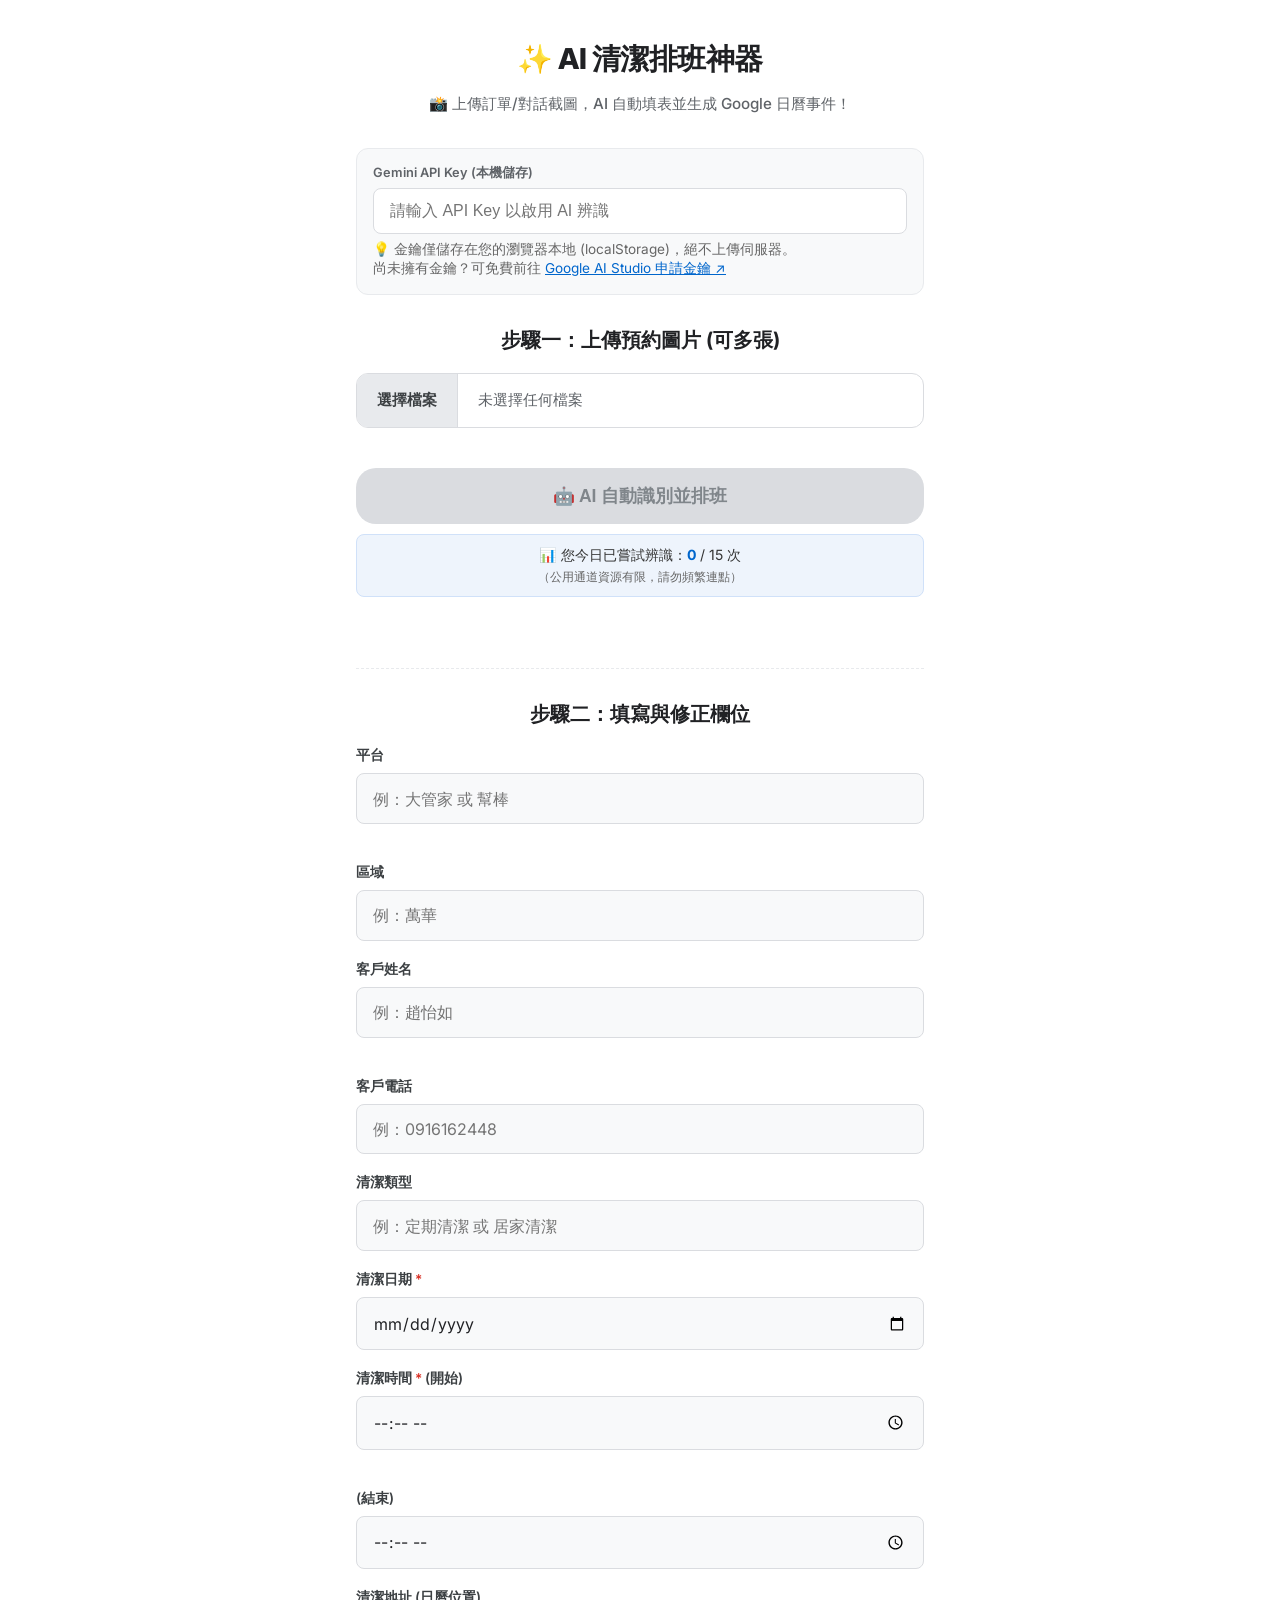
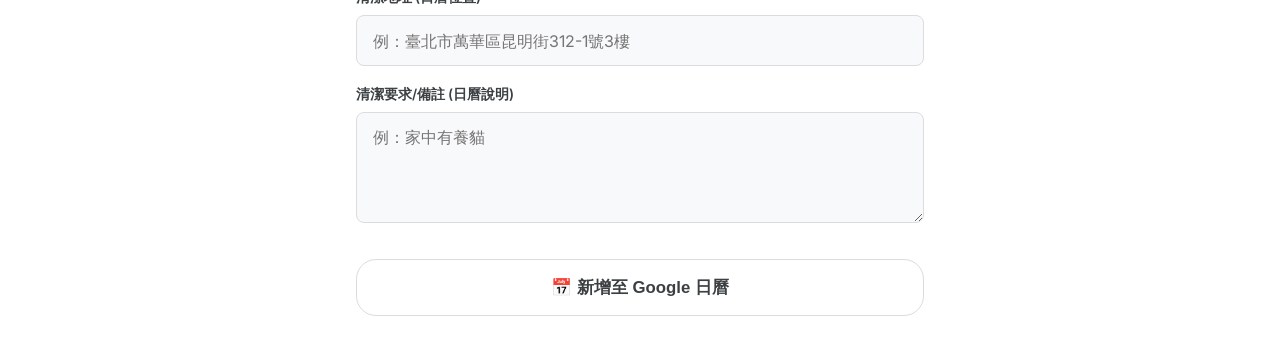
<file: ai-scheduler/index(M).html>
<!DOCTYPE html>
<html lang="zh-TW">
<head>
  <meta charset="UTF-8">
  <meta name="viewport" content="width=device-width, initial-scale=1.0, maximum-scale=1.0, user-scalable=no">
  <title>✨ AI 清潔排班神器 (手機版)</title>
  <style>
* {
  box-sizing: border-box;
  margin: 0;
  padding: 0;
}

body {
  font-family: 'Inter', -apple-system, BlinkMacSystemFont, "Segoe UI", Roboto, sans-serif;
  background-color: #ffffff;
  color: #202124;
  display: flex;
  justify-content: center;
  align-items: flex-start;
  min-height: 100vh;
  padding: 0;
}

.container {
  background: white;
  width: 100%;
  max-width: 600px;
  padding: 1.5rem 1rem;
}

header {
  text-align: center;
  margin-bottom: 2rem;
  margin-top: 1rem;
}

h1 {
  font-size: 1.8rem;
  font-weight: 800;
  color: #202124;
  margin-bottom: 0.8rem;
  letter-spacing: -0.5px;
}

.subtitle {
  font-size: 0.95rem;
  color: #5f6368;
  line-height: 1.5;
  font-weight: 500;
}

.api-key-section {
  display: none; /* Hide API key section visually if it's not strictly necessary, or style it minimal */
}

/* We override display none to show it minimally */
.api-key-section {
  display: block;
  background: #f8f9fa;
  border: 1px solid #e8eaed;
  padding: 1rem;
  border-radius: 12px;
  margin-bottom: 2rem;
}

.api-key-section label {
  display: block;
  font-size: 0.8rem;
  color: #5f6368;
  margin-bottom: 0.4rem;
  font-weight: 600;
}

.api-key-section input {
  width: 100%;
  padding: 0.8rem 1rem;
  border: 1px solid #dadce0;
  border-radius: 8px;
  font-size: 16px;
  outline: none;
  background-color: #fff;
}

.step-section {
  margin-bottom: 2rem;
}

h2 {
  font-size: 1.25rem;
  font-weight: 700;
  margin-bottom: 1.2rem;
  text-align: center;
  color: #202124;
}

/* Material Design Upload Wrapper */
.upload-wrapper {
  display: flex;
  align-items: center;
  border: 1px solid #dadce0;
  border-radius: 12px;
  overflow: hidden;
  margin-bottom: 1rem;
  background-color: #fff;
  transition: border-color 0.2s;
}

input[type="file"] {
  position: absolute;
  width: 1px;
  height: 1px;
  padding: 0;
  margin: -1px;
  overflow: hidden;
  clip: rect(0, 0, 0, 0);
  border: 0;
}

.custom-file-upload {
  background-color: #e8eaed;
  color: #3c4043;
  padding: 1rem 1.25rem;
  font-size: 0.95rem;
  font-weight: 600;
  cursor: pointer;
  border-right: 1px solid #dadce0;
  white-space: nowrap;
}

.file-count-text {
  padding: 1rem 1.25rem;
  color: #5f6368;
  font-size: 0.95rem;
  flex-grow: 1;
  text-align: left;
}

.image-preview {
  display: flex;
  flex-wrap: wrap;
  gap: 12px;
  margin-bottom: 1.5rem;
  justify-content: center;
}

.image-preview img {
  width: 90px;
  height: 90px;
  object-fit: cover;
  border-radius: 12px;
  box-shadow: 0 2px 6px rgba(0,0,0,0.1);
}

.btn-primary {
  width: 100%;
  padding: 1rem;
  background-color: #1a73e8; /* Default Material Blue, can be green if user prefers */
  background-color: #34a853; /* Green to match the screenshot */
  color: white;
  border: none;
  border-radius: 20px;
  font-size: 1.1rem;
  font-weight: 700;
  cursor: pointer;
  box-shadow: 0 4px 6px rgba(52, 168, 83, 0.2);
  transition: transform 0.1s, box-shadow 0.2s;
  display: flex;
  justify-content: center;
  align-items: center;
  gap: 8px;
}

.btn-primary:not(:disabled):active {
  transform: scale(0.98);
}

.btn-primary:disabled {
  background-color: #dadce0;
  color: #80868b;
  box-shadow: none;
  cursor: not-allowed;
}

.status-message {
  text-align: center;
  margin-top: 1rem;
  font-size: 0.95rem;
  font-weight: 500;
  min-height: 1.5em;
}

.status-message.success { color: #1e8e3e; }
.status-message.error { color: #d93025; }
.status-message.loading { color: #1a73e8; }

.form-section {
  border-top: 1px dashed #e8eaed;
  padding-top: 2rem;
}

.form-grid {
  display: grid;
  grid-template-columns: 1fr;
  gap: 1.25rem;
}

/* Specific to columns if we want side-by-side on mobile, but user prefers simple, so 1fr is fine, 
   except for fields that are very short! We could do 2 columns for time. */
.form-grid-2 {
  display: grid;
  grid-template-columns: 1fr 1fr;
  gap: 1rem;
}

.form-group {
  margin-bottom: 1.25rem;
}

.form-group label {
  display: block;
  font-size: 0.85rem;
  font-weight: 600;
  color: #3c4043;
  margin-bottom: 0.5rem;
}

.required {
  color: #d93025;
}

input[type="text"],
input[type="date"],
input[type="time"],
input[type="tel"],
textarea {
  width: 100%;
  padding: 0.9rem 1rem;
  border: 1px solid #dadce0;
  border-radius: 8px;
  font-size: 16px; /* prevent iOS zoom */
  color: #202124;
  background-color: #f8f9fa;
  transition: border-color 0.2s, background-color 0.2s;
  font-family: inherit;
  outline: none;
}

input:focus,
textarea:focus {
  border-color: #1a73e8;
  background-color: #fff;
  box-shadow: inset 0 0 0 1px #1a73e8;
}

textarea {
  resize: vertical;
  min-height: 100px;
}

.btn-secondary {
  width: 100%;
  padding: 1rem;
  background-color: #fff;
  color: #3c4043;
  border: 1px solid #dadce0;
  border-radius: 20px;
  font-size: 1.05rem;
  font-weight: 600;
  cursor: pointer;
  transition: background-color 0.2s;
  margin-top: 1rem;
  display: flex;
  justify-content: center;
  align-items: center;
  gap: 8px;
}

.btn-secondary:active {
  background-color: #f1f3f4;
}

.google-login-section {
  margin-top: 1.5rem;
  text-align: center;
}

.btn-outline {
  display: flex;
  justify-content: center;
  align-items: center;
  width: 100%;
  padding: 1rem;
  background-color: #fff;
  color: #1a73e8;
  border: 1px solid #1a73e8;
  border-radius: 20px;
  font-size: 1.05rem;
  font-weight: 600;
  cursor: pointer;
  text-decoration: none;
  transition: background-color 0.2s;
}

.btn-outline:active {
  background-color: #e8f0fe;
}

/* Button Spinner */
@keyframes spin {
  0% { transform: rotate(0deg); }
  100% { transform: rotate(360deg); }
}
.btn-spinner {
  display: inline-block;
  width: 14px;
  height: 14px;
  border: 2px solid rgba(255, 255, 255, 0.35);
  border-radius: 50%;
  border-top-color: #ffffff;
  animation: spin 0.8s linear infinite;
  vertical-align: middle;
  margin-right: 6px;
}

/* Usage Counter Box */
.usage-badge-box {
  margin: 10px 0 6px;
  padding: 10px 14px;
  background: #eef4fc;
  border: 1px solid #d0e1f9;
  border-radius: 8px;
  text-align: center;
  font-size: 0.88rem;
  color: #333;
  line-height: 1.45;
}
.usage-badge-box strong {
  color: #0066cc;
  font-weight: 700;
}
.usage-subtext {
  display: block;
  margin-top: 3px;
  font-size: 0.78rem;
  color: #666;
}

/* 429 Modal */
.custom-modal-overlay {
  position: fixed;
  top: 0;
  left: 0;
  width: 100vw;
  height: 100vh;
  background: rgba(0, 0, 0, 0.5);
  backdrop-filter: blur(5px);
  -webkit-backdrop-filter: blur(5px);
  display: flex;
  align-items: center;
  justify-content: center;
  z-index: 9999;
  padding: 20px;
  box-sizing: border-box;
  animation: fadeIn 0.25s ease-out;
}
.custom-modal-box {
  background: #ffffff;
  width: 100%;
  max-width: 400px;
  border-radius: 16px;
  padding: 24px 22px;
  box-shadow: 0 20px 40px rgba(0, 0, 0, 0.2);
  text-align: center;
  box-sizing: border-box;
  animation: popIn 0.25s ease-out;
}
@keyframes fadeIn {
  from { opacity: 0; }
  to { opacity: 1; }
}
@keyframes popIn {
  from { transform: scale(0.92); opacity: 0; }
  to { transform: scale(1); opacity: 1; }
}
.modal-icon {
  font-size: 42px;
  margin-bottom: 8px;
}
.modal-title {
  margin: 0 0 10px;
  font-size: 1.2rem;
  font-weight: 700;
  color: #222;
}
.modal-content {
  margin: 0 0 20px;
  font-size: 0.92rem;
  line-height: 1.6;
  color: #444;
  text-align: left;
}
.modal-actions {
  display: flex;
  flex-direction: column;
  gap: 10px;
}
.modal-btn {
  width: 100%;
  padding: 12px;
  border-radius: 8px;
  font-size: 0.95rem;
  font-weight: 600;
  border: none;
  cursor: pointer;
  transition: background 0.2s, opacity 0.2s;
}
.modal-btn:active {
  opacity: 0.85;
}
.modal-btn-primary {
  background: #0066cc;
  color: #ffffff;
}
.modal-btn-secondary {
  background: #f0f0f0;
  color: #666;
}
.highlight-pulse {
  animation: highlightPulse 2s ease-out;
}
@keyframes highlightPulse {
  0% { box-shadow: 0 0 0 0 rgba(0, 102, 204, 0.8); }
  50% { box-shadow: 0 0 0 10px rgba(0, 102, 204, 0.3); }
  100% { box-shadow: 0 0 0 0 rgba(0, 102, 204, 0); }
}
  </style>
  <link href="https://fonts.googleapis.com/css2?family=Inter:wght@400;500;600;700&display=swap" rel="stylesheet">
</head>
<body>
  <div class="container">
    <header>
      <h1>✨ AI 清潔排班神器</h1>
      <p class="subtitle">📸 上傳訂單/對話截圖，AI 自動填表並生成 Google 日曆事件！</p>
    </header>

    <div class="api-key-section">
      <label for="apiKey">Gemini API Key (本機儲存)</label>
      <input type="password" id="apiKey" placeholder="請輸入 API Key 以啟用 AI 辨識" />
      <p style="margin-top: 6px; font-size: 0.85rem; color: #666; line-height: 1.4;">
        💡 金鑰僅儲存在您的瀏覽器本地 (localStorage)，絕不上傳伺服器。<br>
        尚未擁有金鑰？可免費前往 <a href="https://aistudio.google.com/app/apikey" target="_blank" rel="noopener noreferrer" style="color: #0066cc; text-decoration: underline;">Google AI Studio 申請金鑰 ↗</a>
      </p>
    </div>

    <section class="step-section">
      <h2>步驟一：上傳預約圖片 (可多張)</h2>
      <div class="upload-wrapper" id="dropZone">
        <input type="file" id="fileInput" multiple accept="image/*">
        <label for="fileInput" class="custom-file-upload">
          選擇檔案
        </label>
        <span id="fileCount" class="file-count-text">未選擇任何檔案</span>
      </div>
      <div id="imagePreview" class="image-preview" style="margin-top: 15px;"></div>
      
      <button id="aiButton" class="btn-primary" disabled style="margin-top: 10px;">
        🤖 AI 自動識別並排班
      </button>
      <div id="usageNoticeBox" class="usage-badge-box">
        📊 您今日已嘗試辨識：<strong id="usageCountDisplay">0</strong> / 15 次
        <span class="usage-subtext">（公用通道資源有限，請勿頻繁連點）</span>
      </div>
      <p id="statusMessage" class="status-message"></p>
    </section>

    <section class="step-section form-section">
      <h2>步驟二：填寫與修正欄位</h2>
      
      <div class="form-grid">
        <div class="form-group">
          <label for="platform">平台</label>
          <input type="text" id="platform" placeholder="例：大管家 或 幫棒">
        </div>
        <div class="form-group">
          <label for="region">區域</label>
          <input type="text" id="region" placeholder="例：萬華">
        </div>
      </div>

      <div class="form-grid">
        <div class="form-group">
          <label for="customerName">客戶姓名</label>
          <input type="text" id="customerName" placeholder="例：趙怡如">
        </div>
        <div class="form-group">
          <label for="customerPhone">客戶電話</label>
          <input type="tel" id="customerPhone" placeholder="例：0916162448">
        </div>
      </div>

      <div class="form-group">
        <label for="serviceType">清潔類型</label>
        <input type="text" id="serviceType" placeholder="例：定期清潔 或 居家清潔">
      </div>

      <div class="form-group">
        <label for="cleaningDate">清潔日期 <span class="required">*</span></label>
        <input type="date" id="cleaningDate">
      </div>

      <div class="form-grid">
        <div class="form-group">
          <label for="startTime">清潔時間 <span class="required">*</span> (開始)</label>
          <input type="time" id="startTime">
        </div>
        <div class="form-group">
          <label for="endTime">(結束)</label>
          <input type="time" id="endTime">
        </div>
      </div>

      <div class="form-group">
        <label for="cleaningAddress">清潔地址 (日曆位置)</label>
        <input type="text" id="cleaningAddress" placeholder="例：臺北市萬華區昆明街312-1號3樓">
      </div>

      <div class="form-group">
        <label for="notes">清潔要求/備註 (日曆說明)</label>
        <textarea id="notes" rows="4" placeholder="例：家中有養貓"></textarea>
      </div>

    </section>

    <button id="calendarButton" class="btn-secondary">
      📅 新增至 Google 日曆
    </button>
  </div>

  <script>
    let GoogleGenerativeAI;

    const apiKeyInput = document.getElementById('apiKey');
    const fileInput = document.getElementById('fileInput');
    const fileCount = document.getElementById('fileCount');
    const imagePreview = document.getElementById('imagePreview');
    const aiButton = document.getElementById('aiButton');
    const statusMessage = document.getElementById('statusMessage');
    const calendarButton = document.getElementById('calendarButton');

    // Load API key from local storage
    const savedApiKey = localStorage.getItem('geminiApiKey');
    if (savedApiKey) {
      apiKeyInput.value = savedApiKey;
    }

    const saveApiKey = () => {
      const val = apiKeyInput.value.trim();
      if (val) {
        localStorage.setItem('geminiApiKey', val);
      } else {
        localStorage.removeItem('geminiApiKey');
      }
    };
    apiKeyInput.addEventListener('input', saveApiKey);
    apiKeyInput.addEventListener('change', saveApiKey);

    // === 1. 按鈕冷卻鎖定管理 ===
    let isCooldownActive = false;
    const DEFAULT_AI_BTN_TEXT = '🤖 AI 自動識別並排班';

    function startCooldown(seconds = 10) {
      isCooldownActive = true;
      let remaining = seconds;
      aiButton.disabled = true;
      aiButton.textContent = `⏳ 請稍候 (${remaining}秒)...`;

      const timer = setInterval(() => {
        remaining--;
        if (remaining > 0) {
          aiButton.textContent = `⏳ 請稍候 (${remaining}秒)...`;
        } else {
          clearInterval(timer);
          isCooldownActive = false;
          aiButton.textContent = DEFAULT_AI_BTN_TEXT;
          aiButton.disabled = uploadedFiles.length === 0;
        }
      }, 1000);
    }

    // === 2. 個人當天使用次數統計 (跨日自動歸零) ===
    function getLocalDateString() {
      const d = new Date();
      const year = d.getFullYear();
      const month = String(d.getMonth() + 1).padStart(2, '0');
      const day = String(d.getDate()).padStart(2, '0');
      return `${year}-${month}-${day}`;
    }

    function getDailyUsage() {
      const today = getLocalDateString();
      const savedDate = localStorage.getItem('ai_cleaner_usage_date');
      if (savedDate !== today) {
        localStorage.setItem('ai_cleaner_usage_date', today);
        localStorage.setItem('ai_cleaner_usage_count', '0');
        return 0;
      }
      const count = parseInt(localStorage.getItem('ai_cleaner_usage_count') || '0', 10);
      return isNaN(count) ? 0 : count;
    }

    function updateUsageDisplay(count) {
      const el = document.getElementById('usageCountDisplay');
      if (el) {
        el.textContent = count;
      }
    }

    function incrementDailyUsage() {
      const today = getLocalDateString();
      const current = getDailyUsage();
      const next = current + 1;
      localStorage.setItem('ai_cleaner_usage_date', today);
      localStorage.setItem('ai_cleaner_usage_count', String(next));
      updateUsageDisplay(next);
      return next;
    }

    // === 3. 429 塞車引導 Modal ===
    function show429Modal() {
      const modal = document.getElementById('modal429');
      if (modal) {
        modal.style.display = 'flex';
      } else {
        alert(
          '【目前公用通道伺服器過載塞車中！】\n\n' +
          '請您耐心等待 1 分鐘後再試。\n\n' +
          '或者，強烈建議您點擊網頁上方的『API 設定』，輸入您個人專屬的免費金鑰，即可享受完全流暢、不塞車的辨識體驗！'
        );
      }
    }

    function init429Modal() {
      const modal = document.getElementById('modal429');
      const btnGoToApiKey = document.getElementById('btnGoToApiKey');
      const btnClose = document.getElementById('btnClose429Modal');

      if (btnClose) {
        btnClose.addEventListener('click', () => {
          if (modal) modal.style.display = 'none';
        });
      }

      if (btnGoToApiKey) {
        btnGoToApiKey.addEventListener('click', () => {
          if (modal) modal.style.display = 'none';
          const input = document.getElementById('apiKey');
          if (input) {
            input.scrollIntoView({ behavior: 'smooth', block: 'center' });
            setTimeout(() => {
              input.focus();
              const group = input.closest('.api-key-section') || input;
              group.classList.remove('highlight-pulse');
              void group.offsetWidth;
              group.classList.add('highlight-pulse');
            }, 300);
          }
        });
      }

      if (modal) {
        modal.addEventListener('click', (e) => {
          if (e.target === modal) {
            modal.style.display = 'none';
          }
        });
      }
    }

    // 初始化當日次數與彈窗
    updateUsageDisplay(getDailyUsage());
    init429Modal();

    let uploadedFiles = [];

    const handleFiles = (files) => {
      uploadedFiles = Array.from(files).filter(file => {
        return file.type.startsWith('image/') || 
               file.name.match(/\.(jpg|jpeg|png|gif|webp|heic|heif)$/i) ||
               file.type === '';
      });
      if (uploadedFiles.length > 0) {
        fileCount.textContent = `已選擇 ${uploadedFiles.length} 個檔案`;
        if (!isCooldownActive) {
          aiButton.disabled = false;
        }
        renderPreviews(uploadedFiles);
        statusMessage.textContent = '準備就緒，您可以點擊下方按鈕開始 AI 識別！';
        statusMessage.className = 'status-message loading';
        
        // Auto-trigger AI if API key is present and not in cooldown
        if (!isCooldownActive && apiKeyInput.value.trim()) {
           statusMessage.textContent = '偵測到圖片與 API Key，自動開始 AI 識別...';
           aiButton.click();
        }
      } else {
        fileCount.textContent = '未選擇任何檔案，或檔案格式不支援';
        aiButton.disabled = true;
        imagePreview.innerHTML = '';
      }
    };

    fileInput.addEventListener('change', (e) => {
      handleFiles(e.target.files);
    });

    // Drag and Drop support
    const dropZone = document.getElementById('dropZone');
    
    dropZone.addEventListener('dragover', (e) => {
      e.preventDefault();
      dropZone.style.borderColor = '#28a745';
      dropZone.style.backgroundColor = '#f4fbf5';
    });

    dropZone.addEventListener('dragleave', (e) => {
      e.preventDefault();
      dropZone.style.borderColor = '#ccc';
      dropZone.style.backgroundColor = 'transparent';
    });

    dropZone.addEventListener('drop', (e) => {
      e.preventDefault();
      dropZone.style.borderColor = '#ccc';
      dropZone.style.backgroundColor = 'transparent';
      handleFiles(e.dataTransfer.files);
    });

    function renderPreviews(files) {
      imagePreview.innerHTML = '';
      files.forEach(file => {
        const reader = new FileReader();
        reader.onload = (e) => {
          const img = document.createElement('img');
          img.src = e.target.result;
          imagePreview.appendChild(img);
        };
        reader.readAsDataURL(file);
      });
    }

    async function fileToGenerativePart(file) {
      return new Promise((resolve) => {
        const reader = new FileReader();
        reader.onloadend = () => {
          const base64Data = reader.result.split(',')[1];
          
          let mimeType = file.type;
          if (!mimeType) {
            const ext = file.name.split('.').pop().toLowerCase();
            if (ext === 'heic') mimeType = 'image/heic';
            else if (ext === 'heif') mimeType = 'image/heif';
            else if (ext === 'png') mimeType = 'image/png';
            else if (ext === 'webp') mimeType = 'image/webp';
            else mimeType = 'image/jpeg';
          }

          resolve({
            inlineData: {
              data: base64Data,
              mimeType: mimeType
            }
          });
        };
        reader.readAsDataURL(file);
      });
    }

    function simplifyServiceType(serviceType) {
      if (!serviceType) return '居家清潔';
      let s = serviceType.trim();

      if (s.includes('幫棒居家-居家清掃') || s.includes('居家清掃')) {
        s = s.replace(/幫棒居家-居家清掃/g, '居家清潔').replace(/居家清掃/g, '居家清潔');
      }
      if (s.includes('幫棒居家-小套房清潔')) {
        s = s.replace(/幫棒居家-小套房清潔/g, '小套房清潔');
      }
      if (s.includes('辦公室清潔-辦公室清潔')) {
        s = s.replace(/辦公室清潔-辦公室清潔/g, '辦公室清潔');
      }

      s = s.replace(/幫棒/g, '').trim();

      if (s.includes('-')) {
        const parts = s.split('-').map(p => p.trim()).filter(Boolean);
        if (parts.length === 2 && parts[0] === parts[1]) {
          s = parts[0];
        } else if (parts.length >= 2 && parts[0] === '居家' && parts[1] === '居家清潔') {
          s = '居家清潔';
        }
      }

      s = s.replace(/^[-_\s]+/, '').trim();
      return s || '居家清潔';
    }

    aiButton.addEventListener('click', async () => {
      if (isCooldownActive) return;

      const apiKey = apiKeyInput.value.trim();
      if (!apiKey) {
        statusMessage.textContent = '⚠️ 請先輸入 Gemini API Key 才能開始辨識！';
        statusMessage.className = 'status-message error';
        apiKeyInput.focus();
        const goToAiStudio = confirm(
          '【尚未設定 Gemini API Key】\n\n' +
          '本工具為純前端運作，為保障您的資料與金鑰安全，所有辨識皆需使用您個人的 API Key。\n' +
          '金鑰僅會儲存在您的瀏覽器本機 (localStorage)，絕不上傳伺服器。\n\n' +
          '請問是否立即前往 Google AI Studio 免費申請 API Key？\n（申請後複製貼入上方金鑰欄位即可使用）'
        );
        if (goToAiStudio) {
          window.open('https://aistudio.google.com/app/apikey', '_blank');
        }
        return;
      }

      // 確保金鑰已儲存至瀏覽器本地
      localStorage.setItem('geminiApiKey', apiKey);

      // 記錄當日辨識嘗試次數
      incrementDailyUsage();

      try {
        aiButton.disabled = true;
        aiButton.innerHTML = '<span class="btn-spinner"></span>AI 辨識中，請稍候...';
        statusMessage.textContent = '正在分析圖片，請稍候...';
        statusMessage.className = 'status-message loading';

        if (!GoogleGenerativeAI) {
          const importWithTimeout = (url, timeoutMs = 4000) => {
            return Promise.race([
              import(url),
              new Promise((_, reject) => setTimeout(() => reject(new Error("Timeout")), timeoutMs))
            ]);
          };

          try {
            const module = await importWithTimeout("https://esm.run/@google/generative-ai");
            GoogleGenerativeAI = module.GoogleGenerativeAI;
          } catch (importErr) {
            console.warn("esm.run failed, trying jsdelivr npm cdn...", importErr);
            try {
              const module = await importWithTimeout("https://cdn.jsdelivr.net/npm/@google/generative-ai/+esm");
              GoogleGenerativeAI = module.GoogleGenerativeAI;
            } catch (importErr2) {
              console.warn("jsdelivr npm failed, trying esm.sh...", importErr2);
              try {
                const module = await importWithTimeout("https://esm.sh/@google/generative-ai");
                GoogleGenerativeAI = module.GoogleGenerativeAI;
              } catch (importErr3) {
                console.error("All CDNs failed to load generative-ai", importErr3);
              }
            }
          }
        }
        
        if (!GoogleGenerativeAI) {
           throw new Error("無法加載 AI 模型模組，請檢查您的網路連線或稍後再試。");
        }

        const genAI = new GoogleGenerativeAI(apiKey);
        
        // Dynamically fetch available models to prevent 404 errors
        let targetModelName = "gemini-3.1-flash-lite"; // default fallback
        try {
          statusMessage.textContent = '正在獲取可用的 AI 模型列表...';
          const controller = new AbortController();
          const timeoutId = setTimeout(() => controller.abort(), 3000);
          
          const modelsRes = await fetch(`https://generativelanguage.googleapis.com/v1beta/models?key=${apiKey}`, {
            signal: controller.signal
          });
          clearTimeout(timeoutId);

          if (modelsRes.status === 429) {
            const err429 = new Error("429 Too Many Requests");
            err429.status = 429;
            throw err429;
          }

          if (modelsRes.ok) {
            const modelsData = await modelsRes.json();
            // Find a model that supports generateContent and contains 'flash' or 'vision' or 'pro'
            // We prioritize the most cost-effective and newer models requested by the user.
            const validModels = modelsData.models.filter(m => m.supportedGenerationMethods && m.supportedGenerationMethods.includes("generateContent"));
            
            const preferred = validModels.find(m => m.name.endsWith("gemini-3.1-flash-lite")) ||
                              validModels.find(m => m.name.endsWith("gemini-3-flash")) || 
                              validModels.find(m => m.name.endsWith("gemini-3.0-flash")) ||
                              validModels.find(m => m.name.endsWith("gemini-1.5-flash"));
            
            if (preferred) {
              targetModelName = preferred.name.replace('models/', '');
              console.log("Dynamically selected model:", targetModelName);
            } else {
               // Fallback if the exact preview names aren't found in the list
               targetModelName = "gemini-3.1-flash-lite"; 
            }
          }
        } catch (e) {
          if (e.status === 429 || String(e.message || '').includes('429')) {
            throw e;
          }
          console.warn("Failed to fetch model list or timed out, using fallback", e);
        }

        statusMessage.textContent = `正在使用 ${targetModelName} 分析圖片，請稍候...`;
        const model = genAI.getGenerativeModel({ model: targetModelName }); 

        const imageParts = await Promise.all(uploadedFiles.map(fileToGenerativePart));

        const prompt = `
          這是一張或多張清潔預約的訂單或對話截圖。請幫我萃取以下資訊，並嚴格使用 JSON 格式輸出，不要有任何 Markdown 前綴。
          若找不到對應資訊則保留空白字串或預設格式。
          {
            "platform": "平台名稱 (嚴格判斷規則：1. 若圖片上方中間出現『工單明細』，請務必填入『大管家』；2. 若圖片中出現『幫棒』或『bounbang』字樣，請填入『幫棒』；3. 若皆無標示，請填入『平台』或其它識別到的平台名稱。請注意：填入的名稱不要包含中括號『【』或『】』)",
            "region": "區域 (例如：萬華、中山、信義)",
            "customerName": "客戶姓名 (例如：趙怡如、陳先生、王儷縉)",
            "serviceType": "清潔類型 (請從圖片文字中萃取並進行簡化與去重：若為『幫棒居家-居家清掃』請簡化為『居家清潔』；若為『幫棒居家-小套房清潔』請簡化為『小套房清潔』；若為『辦公室清潔-辦公室清潔』請簡化為『辦公室清潔』。若圖片中完全未標示任何清潔類型，請預設填入『居家清潔』。注意：務必將『幫棒』二字與重覆詞彙去除)",
            "cleaningDate": "清潔日期 (請轉換為 YYYY-MM-DD 格式，例如：2026-11-09)",
            "startTime": "開始時間 (請務必轉換為 24 小時制 HH:mm 格式。若原圖為下午、PM 或 1:00，請轉為 13:00，例如：08:00、13:00)",
            "endTime": "結束時間 (請務必轉換為 24 小時制 HH:mm 格式。若原圖為下午、PM 或 5:00，請轉為 17:00，例如：12:00、17:00。特別規則：若為『幫棒』平台且出現『小套房清潔』，若圖片中沒有寫到結束時間，請留空字串『』或填入開始時間+2小時)",
            "customerPhone": "客戶電話",
            "cleaningAddress": "清潔地址",
            "totalAmount": "每單總收入/金額 (特別說明：僅當圖片中出現『幫棒』或『bounbang』字樣時擷取金額，例如：1199元；若為大管家/工單明細請留空白『』)",
            "notes": "備註或要求（嚴格金額規定：只要圖片上方中間出現『工單明細』或為『大管家』，無論圖片中是否有顯示『原價』、『特價』或任何金額數字，絕對『不要擷取』金額，備註中『絕對不可出現任何金額與總收入』！只有『幫棒』(有幫棒/bounbang字樣)的圖片才要在備註最前面標明『總收入：XXXX元』。接著請將「完整地址」擷取並放在備註中，然後完整擷取並保留『客服留言』與『客人端留言』的所有細節。請注意：不要擷取「服務前一天，務必電聯或簡訊提醒客戶」及「若臨時無法服務，請盡速告知客服」這兩段文字）"
          }
        `;

        const result = await model.generateContent([prompt, ...imageParts]);
        const response = await result.response;
        let text = response.text();
        
        // Clean JSON text
        text = text.replace(/\`\`\`json/g, '').replace(/\`\`\`/g, '').trim();
        const data = JSON.parse(text);

        // Fill Form
        let pName = data.platform ? data.platform.replace(/[【】]/g, '').trim() : '平台';
        if (text.includes('工單明細') || pName.includes('大管家')) {
          pName = '大管家';
        } else if (text.includes('幫棒') || (data.serviceType && data.serviceType.includes('幫棒')) || pName.includes('幫棒') || text.toLowerCase().includes('bounbang')) {
          pName = '幫棒';
        }
        if (pName === '大管家平台') pName = '大管家';
        if (pName === '幫棒平台') pName = '幫棒';
        document.getElementById('platform').value = pName;

        if(data.region) document.getElementById('region').value = data.region;
        if(data.customerName) document.getElementById('customerName').value = data.customerName;
        document.getElementById('serviceType').value = simplifyServiceType(data.serviceType);

        if(data.cleaningDate) {
          const dMatch = data.cleaningDate.match(/(\d{4})[-/.\s年]?(\d{1,2})[-/.\s月]?(\d{1,2})/);
          if (dMatch) {
            document.getElementById('cleaningDate').value = `${dMatch[1]}-${dMatch[2].padStart(2, '0')}-${dMatch[3].padStart(2, '0')}`;
          } else {
            document.getElementById('cleaningDate').value = data.cleaningDate;
          }
        }
        let parsedStartTime = '';
        if(data.startTime) {
          const tMatch = data.startTime.match(/(\d{1,2}):(\d{2})/);
          if (tMatch) {
            parsedStartTime = `${tMatch[1].padStart(2, '0')}:${tMatch[2]}`;
          } else {
            parsedStartTime = data.startTime;
          }
          document.getElementById('startTime').value = parsedStartTime;
        }

        let parsedEndTime = '';
        if(data.endTime) {
          const tMatch = data.endTime.match(/(\d{1,2}):(\d{2})/);
          if (tMatch) {
            parsedEndTime = `${tMatch[1].padStart(2, '0')}:${tMatch[2]}`;
          } else {
            parsedEndTime = data.endTime;
          }
        }

        const simplifiedType = document.getElementById('serviceType').value || '';
        const isBounbang = (pName === '幫棒' || pName === '幫棒平台' || text.includes('幫棒') || text.toLowerCase().includes('bounbang'));
        const isSmallSuite = (simplifiedType.includes('小套房清潔') || text.includes('小套房清潔'));
        if (isBounbang && isSmallSuite && (!parsedEndTime || parsedEndTime === parsedStartTime) && parsedStartTime) {
          const tMatch = parsedStartTime.match(/(\d{1,2}):(\d{2})/);
          if (tMatch) {
            let totalMins = parseInt(tMatch[1], 10) * 60 + parseInt(tMatch[2], 10) + 120;
            totalMins = ((totalMins % 1440) + 1440) % 1440;
            parsedEndTime = `${String(Math.floor(totalMins / 60)).padStart(2, '0')}:${String(totalMins % 60).padStart(2, '0')}`;
          }
        }
        document.getElementById('endTime').value = parsedEndTime;
        if(data.customerPhone) document.getElementById('customerPhone').value = data.customerPhone;
        if(data.cleaningAddress) document.getElementById('cleaningAddress').value = data.cleaningAddress;

        // Handle Total Amount for 幫棒
        let amt = data.totalAmount || '';
        if (pName === '幫棒' || pName === '幫棒平台' || text.includes('幫棒') || text.toLowerCase().includes('bounbang')) {
          if (!amt && data.notes) {
            const match = data.notes.match(/總收入[:：]?\s*([\$\d,]+元?)/);
            if (match) amt = match[1];
          }
          if (amt && !amt.includes('元') && /^\d+$/.test(amt.trim())) {
            amt += '元';
          }
        }

        let notesVal = data.notes || '';
        if (pName === '大管家' || pName === '大管家平台' || text.includes('工單明細')) {
          notesVal = notesVal
            .replace(/總收入[:：]?\s*[\$\d,]+元?/g, '')
            .replace(/原價[:：]?\s*[\$\d,]+元?/g, '')
            .replace(/特價[:：]?\s*[\$\d,]+元?/g, '')
            .replace(/D\s*:\s*\d+小時.*?(元|$)/g, '')
            .replace(/[\$\d,]+元/g, '')
            .trim();
        } else if (pName === '幫棒' || pName === '幫棒平台' || text.includes('幫棒') || text.toLowerCase().includes('bounbang')) {
          if (amt) {
            notesVal = notesVal.replace(/總收入[:：]?\s*[\$\d,]+元?\n?/g, '').trim();
            notesVal = `總收入：${amt}\n${notesVal}`.trim();
          }
        }
        document.getElementById('notes').value = notesVal;

        statusMessage.textContent = '✅ AI 識別成功，已自動填表！';
        statusMessage.className = 'status-message success';

      } catch (error) {
        console.error('Error:', error);
        const errStr = (error?.message || '') + ' ' + (error?.toString() || '');
        const is429 = error?.status === 429 || 
                      errStr.includes('429') || 
                      errStr.includes('RESOURCE_EXHAUSTED') || 
                      errStr.includes('quota') || 
                      errStr.includes('Too Many Requests');

        if (is429) {
          statusMessage.textContent = '⚠️ 公用通道伺服器過載塞車中 (429)，請稍候再試或輸入個人金鑰';
          statusMessage.className = 'status-message error';
          show429Modal();
        } else {
          statusMessage.textContent = '❌ 識別失敗：' + error.message;
          statusMessage.className = 'status-message error';
        }
      } finally {
        startCooldown(10);
      }
    });

    function parseDateString(rawDate) {
      if (!rawDate) return '';
      const match = rawDate.match(/(\d{4})[-/.\s年]?(\d{1,2})[-/.\s月]?(\d{1,2})/);
      if (match) {
        const y = match[1];
        const m = match[2].padStart(2, '0');
        const d = match[3].padStart(2, '0');
        return `${y}${m}${d}`;
      }
      return rawDate.replace(/\D/g, '');
    }

    function parseTimeString(rawTime) {
      if (!rawTime) return '';
      const match = rawTime.match(/(\d{1,2}):(\d{2})(?::(\d{2}))?/);
      if (match) {
        const hh = match[1].padStart(2, '0');
        const mm = match[2];
        const ss = match[3] ? match[3].padStart(2, '0') : '00';
        return `${hh}${mm}${ss}`;
      }
      return '';
    }

    calendarButton.addEventListener('click', () => {
      let platform = (document.getElementById('platform').value || '平台').replace(/[【】]/g, '').trim();
      if (platform === '大管家平台') platform = '大管家';
      if (platform === '幫棒平台') platform = '幫棒';
      const region = document.getElementById('region').value || '';
      let serviceType = simplifyServiceType(document.getElementById('serviceType').value || '居家清潔');
      const customerName = document.getElementById('customerName').value || '';
      const customerPhone = document.getElementById('customerPhone').value || '';
      
      const title = `【${platform}】${region} | ${serviceType} | ${customerName} | ${customerPhone}`;
      
      const rawDate = document.getElementById('cleaningDate').value;
      const rawStart = document.getElementById('startTime').value;
      const rawEnd = document.getElementById('endTime').value;

      if (!rawDate || !rawStart || !rawEnd) {
        alert('請確保「清潔日期」、「開始時間」與「結束時間」已填寫！');
        return;
      }

      const startDate = parseDateString(rawDate);
      const startTime = parseTimeString(rawStart);
      const endTime = parseTimeString(rawEnd);

      if (startDate.length !== 8 || startTime.length !== 6 || endTime.length !== 6) {
        alert('日期或時間格式有誤，請確認格式（例如：2026/11/09 的 13:00 至 17:00）');
        return;
      }

      let endDate = startDate;
      if (parseInt(startTime, 10) > parseInt(endTime, 10)) {
        const y = parseInt(startDate.substring(0, 4), 10);
        const m = parseInt(startDate.substring(4, 6), 10) - 1;
        const d = parseInt(startDate.substring(6, 8), 10);
        const nextDay = new Date(y, m, d + 1);
        const nextY = nextDay.getFullYear();
        const nextM = String(nextDay.getMonth() + 1).padStart(2, '0');
        const nextD = String(nextDay.getDate()).padStart(2, '0');
        endDate = `${nextY}${nextM}${nextD}`;
      }

      const dates = `${startDate}T${startTime}/${endDate}T${endTime}`;
      const location = document.getElementById('cleaningAddress').value || '';
      const notes = document.getElementById('notes').value || '';
      const details = customerPhone ? `電話：${customerPhone}\n備註：\n${notes}` : notes;

      const url = `https://calendar.google.com/calendar/render?action=TEMPLATE`
        + `&text=${encodeURIComponent(title)}`
        + `&dates=${dates}`
        + `&details=${encodeURIComponent(details)}`
        + `&location=${encodeURIComponent(location)}`
        + `&ctz=Asia/Taipei`;
      
      window.open(url, '_blank');
    });

  </script>

  <!-- 429 塞車錯誤引導 Modal -->
  <div id="modal429" class="custom-modal-overlay" style="display: none;">
    <div class="custom-modal-box">
      <div class="modal-icon">🚦</div>
      <h3 class="modal-title">伺服器通道過載塞車中</h3>
      <p class="modal-content">
        目前公用通道伺服器過載塞車中！請您耐心等待 1 分鐘後再試。<br><br>
        或者，<strong>強烈建議您點擊網頁上方的『API 設定』，輸入您個人專屬的免費金鑰</strong>，即可享受完全流暢、不塞車的辨識體驗！
      </p>
      <div class="modal-actions">
        <button type="button" class="modal-btn modal-btn-primary" id="btnGoToApiKey">🔑 前往設定個人金鑰</button>
        <button type="button" class="modal-btn modal-btn-secondary" id="btnClose429Modal">我知道了</button>
      </div>
    </div>
  </div>
</body>
</html>
</file>
<file: ai-scheduler/style.css>
* {
  box-sizing: border-box;
  margin: 0;
  padding: 0;
}

body {
  font-family: 'Inter', -apple-system, BlinkMacSystemFont, "Segoe UI", Roboto, sans-serif;
  background-color: #f5f7f9;
  color: #333;
  display: flex;
  justify-content: center;
  align-items: flex-start;
  min-height: 100vh;
  padding: 2rem 1rem;
}

.container {
  background: white;
  width: 100%;
  max-width: 500px;
  border-radius: 16px;
  box-shadow: 0 10px 30px rgba(0, 0, 0, 0.05);
  padding: 2rem;
}

header {
  text-align: center;
  margin-bottom: 2rem;
}

h1 {
  font-size: 1.5rem;
  font-weight: 700;
  color: #111;
  margin-bottom: 0.5rem;
}

.subtitle {
  font-size: 0.85rem;
  color: #666;
}

.api-key-section {
  background: #fcfcfc;
  border: 1px dashed #ccc;
  padding: 1rem;
  border-radius: 8px;
  margin-bottom: 1.5rem;
}

.api-key-section label {
  display: block;
  font-size: 0.8rem;
  color: #555;
  margin-bottom: 0.25rem;
  font-weight: 600;
}

.api-key-section input {
  width: 100%;
  padding: 0.5rem;
  border: 1px solid #ddd;
  border-radius: 4px;
  font-size: 0.85rem;
  outline: none;
  transition: border-color 0.2s;
}

.api-key-section input:focus {
  border-color: #28a745;
}

.step-section {
  border-top: 1px dashed #eee;
  padding-top: 1.5rem;
  margin-top: 1.5rem;
}

.step-section:first-of-type {
  border-top: none;
  padding-top: 0;
  margin-top: 0;
}

h2 {
  font-size: 1.1rem;
  font-weight: 600;
  margin-bottom: 1rem;
  text-align: center;
  color: #222;
}

.upload-area {
  display: flex;
  align-items: center;
  gap: 1rem;
  margin-bottom: 1rem;
}

input[type="file"] {
  position: absolute;
  width: 1px;
  height: 1px;
  padding: 0;
  margin: -1px;
  overflow: hidden;
  clip: rect(0, 0, 0, 0);
  white-space: nowrap;
  border-width: 0;
}

.custom-file-upload {
  display: inline-block;
  padding: 0.6rem 1rem;
  cursor: pointer;
  background-color: #eef2f5;
  border-radius: 8px;
  font-size: 0.9rem;
  font-weight: 500;
  color: #444;
  transition: background-color 0.2s;
}

.custom-file-upload:hover {
  background-color: #e2e8ec;
}

#fileCount {
  font-size: 0.9rem;
  color: #777;
}

.image-preview {
  display: flex;
  flex-wrap: wrap;
  gap: 10px;
  margin-bottom: 1rem;
}

.image-preview img {
  width: 80px;
  height: 80px;
  object-fit: cover;
  border-radius: 8px;
  border: 1px solid #ddd;
}

.btn-primary {
  width: 100%;
  padding: 0.8rem;
  background: linear-gradient(135deg, #28a745, #20c997);
  color: white;
  border: none;
  border-radius: 8px;
  font-size: 1rem;
  font-weight: 600;
  cursor: pointer;
  box-shadow: 0 4px 15px rgba(40, 167, 69, 0.3);
  transition: transform 0.1s, box-shadow 0.2s, background 0.2s;
}

.btn-primary:not(:disabled):hover {
  box-shadow: 0 6px 20px rgba(40, 167, 69, 0.4);
  transform: translateY(-1px);
}

.btn-primary:active {
  transform: translateY(1px);
}

.btn-primary:disabled {
  background: #ccc;
  cursor: not-allowed;
  box-shadow: none;
}

.status-message {
  text-align: center;
  margin-top: 0.75rem;
  font-size: 0.9rem;
  min-height: 1.2em;
}

.status-message.success {
  color: #28a745;
  font-weight: 500;
}

.status-message.error {
  color: #dc3545;
}

.status-message.loading {
  color: #007bff;
}

.form-grid {
  display: grid;
  grid-template-columns: 1fr 1fr;
  gap: 1rem;
}

.form-group {
  margin-bottom: 1rem;
}

.form-group label {
  display: block;
  font-size: 0.85rem;
  font-weight: 500;
  color: #555;
  margin-bottom: 0.4rem;
}

.required {
  color: #dc3545;
}

input[type="text"],
input[type="date"],
input[type="time"],
input[type="tel"],
textarea {
  width: 100%;
  padding: 0.6rem 0.8rem;
  border: 1px solid #d1d5db;
  border-radius: 8px;
  font-size: 0.9rem;
  transition: border-color 0.2s, box-shadow 0.2s;
  font-family: inherit;
  outline: none;
}

input:focus,
textarea:focus {
  border-color: #007bff;
  box-shadow: 0 0 0 3px rgba(0, 123, 255, 0.1);
}

textarea {
  resize: vertical;
}

.btn-secondary {
  width: 100%;
  padding: 0.8rem;
  background-color: #f8f9fa;
  color: #333;
  border: 1px solid #d1d5db;
  border-radius: 8px;
  font-size: 1rem;
  font-weight: 600;
  cursor: pointer;
  transition: background-color 0.2s;
  margin-top: 1rem;
}

.btn-secondary:hover {
  background-color: #e2e6ea;
}

.google-login-section {
  border-top: 1px solid #eee;
  margin-top: 1.5rem;
  padding-top: 1.5rem;
  text-align: center;
}

.btn-outline {
  display: inline-block;
  width: 100%;
  padding: 0.8rem;
  background-color: transparent;
  color: #555;
  border: 1px solid #ccc;
  border-radius: 8px;
  font-size: 0.95rem;
  font-weight: 500;
  cursor: pointer;
  text-decoration: none;
  transition: all 0.2s;
}

.btn-outline:hover {
  background-color: #f8f9fa;
  border-color: #aaa;
  color: #333;
}
</file>
